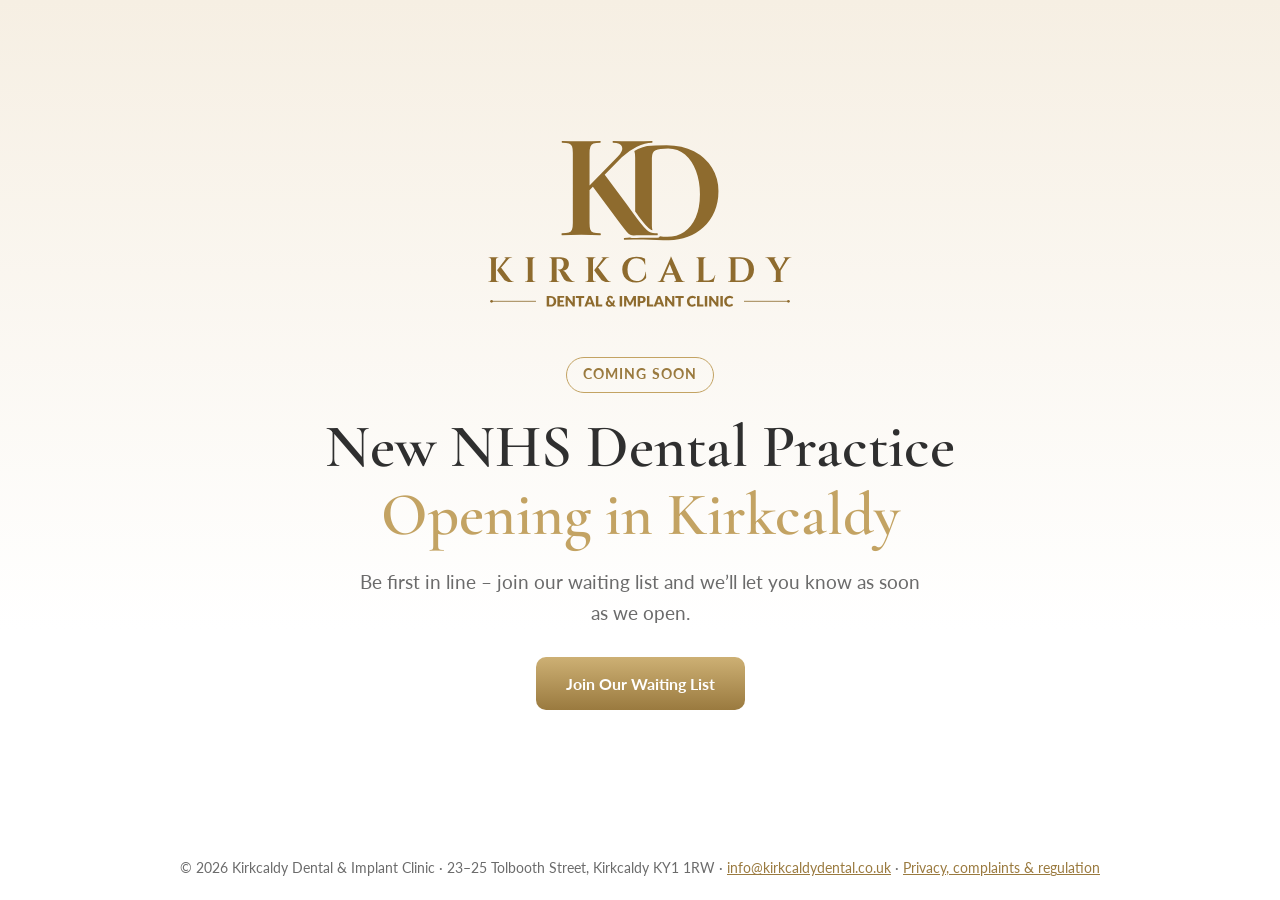
<file: site/index.html>
<!DOCTYPE html>
<html lang="en-GB">
<head>
<meta charset="utf-8">
<meta name="viewport" content="width=device-width, initial-scale=1">
<title>Kirkcaldy Dental &amp; Implant Clinic – New NHS Dental Practice Opening in Kirkcaldy</title>
<meta name="description" content="Kirkcaldy Dental & Implant Clinic is a new NHS dental practice opening soon in Kirkcaldy, Fife.">
<link rel="icon" href="assets/favicon.png">
<link rel="preconnect" href="https://fonts.googleapis.com">
<link rel="preconnect" href="https://fonts.gstatic.com" crossorigin>
<link href="https://fonts.googleapis.com/css2?family=Cormorant+Garamond:wght@600&family=Lato:wght@400;700&display=swap" rel="stylesheet">
<style>
  :root { --gold: #c3a363; --gold-dark: #9a7a3f; --soft: #f6efe3; --ink: #2f2f2f; --muted: #6b6b6b; }
  * { box-sizing: border-box; }
  html, body { height: 100%; }
  body { margin: 0; font-family: "Lato", system-ui, sans-serif; color: var(--ink); line-height: 1.6;
         background: linear-gradient(180deg, var(--soft), #fff 70%); display: flex; flex-direction: column; }
  main { flex: 1; display: flex; align-items: center; justify-content: center; text-align: center; padding: 56px 20px; }
  .inner { max-width: 720px; }
  img.logo { width: min(340px, 72vw); height: auto; margin-bottom: 32px; }
  .badge { display: inline-block; border: 1px solid var(--gold); color: var(--gold-dark); border-radius: 999px; padding: 6px 16px;
           font-size: .85rem; font-weight: 700; letter-spacing: .08em; text-transform: uppercase; margin-bottom: 20px; }
  h1 { font-family: "Cormorant Garamond", Georgia, serif; font-weight: 600; line-height: 1.12; margin: 0 0 18px; font-size: clamp(2.3rem, 6.5vw, 3.8rem); }
  h1 span { color: var(--gold); }
  p.lead { font-size: 1.2rem; color: var(--muted); margin: 0 auto; max-width: 560px; }
  a.cta { display: inline-block; margin-top: 28px; padding: 14px 30px; border-radius: 10px; color: #fff; font-weight: 700; text-decoration: none;
          background: linear-gradient(180deg, #cdb074, var(--gold-dark)); }
  footer { text-align: center; padding: 20px; font-size: .85rem; color: var(--muted); }
  footer a { color: var(--gold-dark); }
</style>
</head>
<body>
<main>
  <div class="inner">
    <img class="logo" src="assets/logo-stacked.svg" alt="Kirkcaldy Dental &amp; Implant Clinic">
    <div><span class="badge">Coming soon</span></div>
    <h1>New NHS Dental Practice<br><span>Opening in Kirkcaldy</span></h1>
    <p class="lead">Be first in line – join our waiting list and we’ll let you know as soon as we open.</p>
    <a class="cta" href="register/">Join Our Waiting List</a>
  </div>
</main>
<footer>
  © 2026 Kirkcaldy Dental &amp; Implant Clinic · 23–25 Tolbooth Street, Kirkcaldy KY1 1RW · <a href="mailto:info@kirkcaldydental.co.uk">info@kirkcaldydental.co.uk</a> · <a href="privacy.html">Privacy, complaints &amp; regulation</a>
</footer>
</body>
</html>
</file>
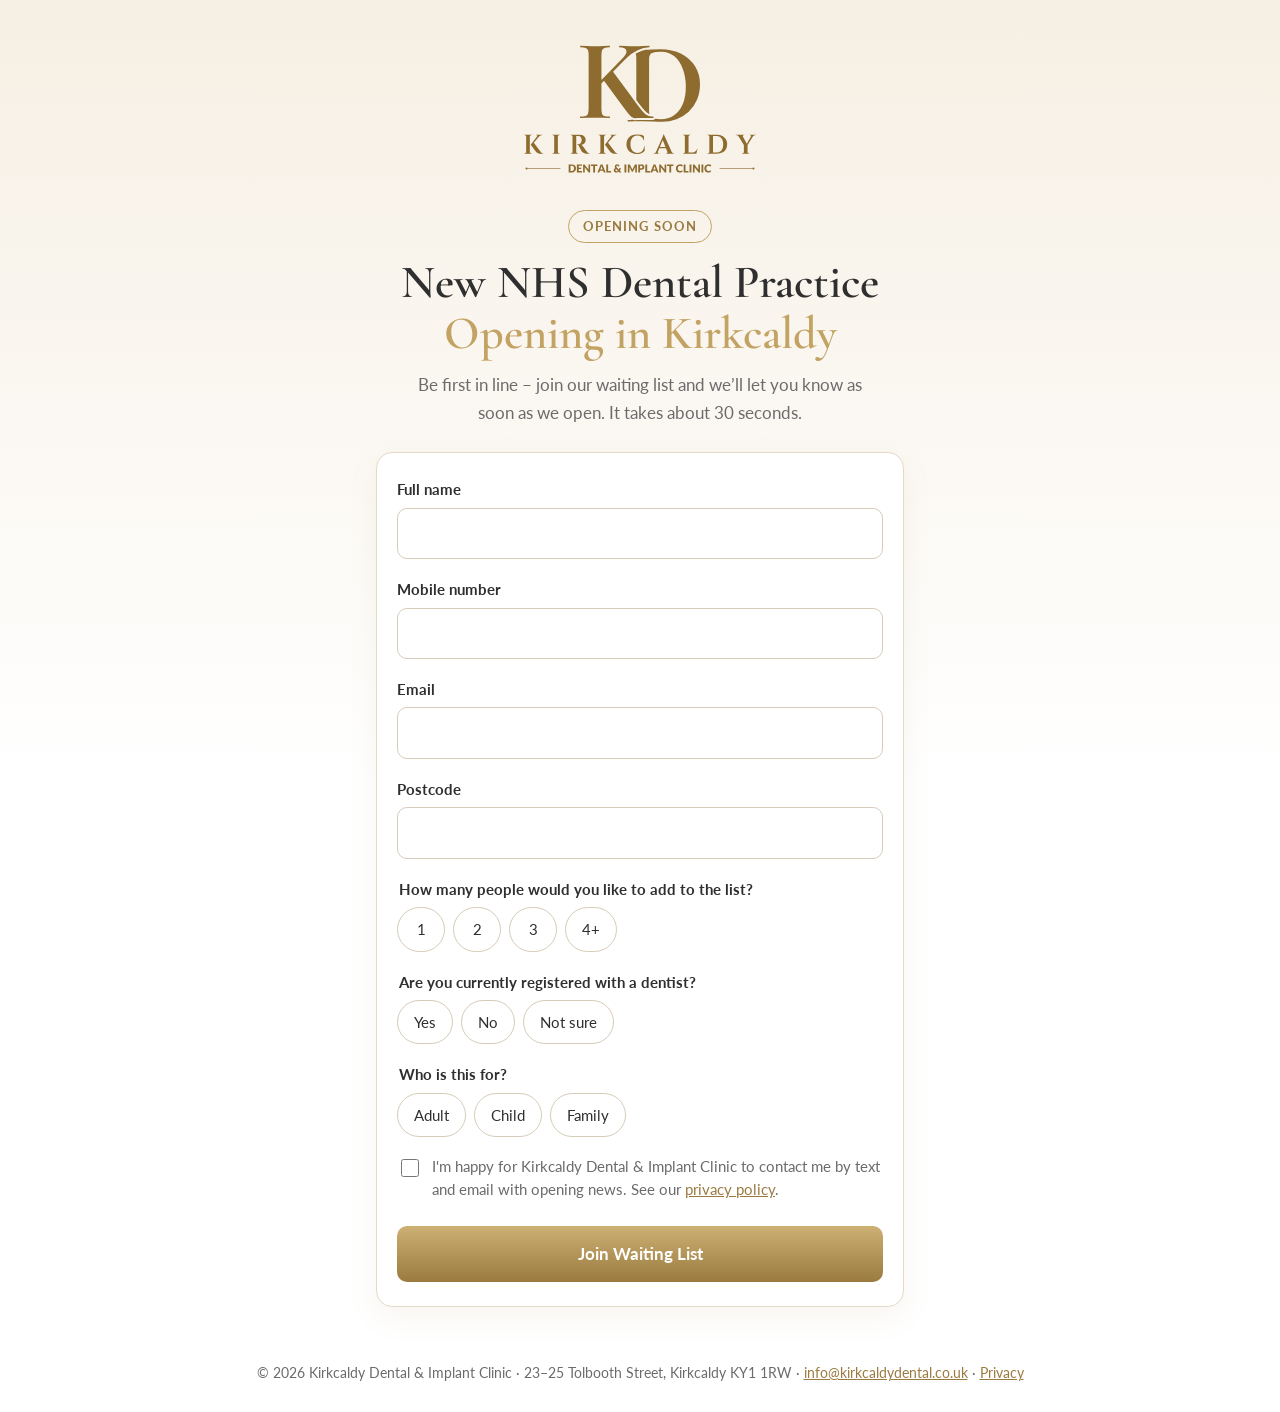
<file: site/register/index.html>
<!DOCTYPE html>
<html lang="en-GB">
<head>
<meta charset="utf-8">
<meta name="viewport" content="width=device-width, initial-scale=1">
<title>Join Our Waiting List – Kirkcaldy Dental &amp; Implant Clinic</title>
<meta name="description" content="Kirkcaldy Dental & Implant Clinic is a new NHS dental practice opening soon in Kirkcaldy. Join our waiting list to be the first to hear when we open.">
<link rel="icon" href="../assets/favicon.png">
<link rel="preconnect" href="https://fonts.googleapis.com">
<link rel="preconnect" href="https://fonts.gstatic.com" crossorigin>
<link href="https://fonts.googleapis.com/css2?family=Cormorant+Garamond:wght@600&family=Lato:wght@400;700&display=swap" rel="stylesheet">
<style>
  :root { --gold: #c3a363; --gold-dark: #9a7a3f; --soft: #f6efe3; --ink: #2f2f2f; --muted: #6b6b6b; --line: #e3d9c6; --error: #a8322d; }
  * { box-sizing: border-box; }
  body { margin: 0; font-family: "Lato", system-ui, sans-serif; color: var(--ink); line-height: 1.6;
         background: linear-gradient(180deg, var(--soft), #fff 55%); }
  main { max-width: 560px; margin: 0 auto; padding: 36px 16px 48px; }
  .top { text-align: center; }
  img.logo { width: min(260px, 66vw); height: auto; margin-bottom: 22px; }
  .badge { display: inline-block; border: 1px solid var(--gold); color: var(--gold-dark); border-radius: 999px; padding: 5px 14px;
           font-size: .8rem; font-weight: 700; letter-spacing: .08em; text-transform: uppercase; margin-bottom: 14px; }
  h1 { font-family: "Cormorant Garamond", Georgia, serif; font-weight: 600; line-height: 1.1; margin: 0 0 12px; font-size: clamp(2.1rem, 8vw, 2.9rem); }
  h1 span { color: var(--gold); }
  p.lead { color: var(--muted); font-size: 1.08rem; margin: 0 auto 26px; max-width: 460px; }
  form { background: #fff; border: 1px solid var(--line); border-radius: 16px; padding: 24px 20px; box-shadow: 0 10px 30px rgba(154,122,63,.08); }
  .field { margin-bottom: 18px; }
  label, legend { display: block; font-weight: 700; font-size: .95rem; margin-bottom: 6px; }
  .opt { font-weight: 400; color: var(--muted); }
  input[type=text], input[type=tel], input[type=email] {
    width: 100%; font: inherit; font-size: 1rem; padding: 12px 14px; border: 1px solid #d6ccb9; border-radius: 10px; background: #fff; color: var(--ink); }
  input:focus { outline: 2px solid var(--gold); outline-offset: 1px; border-color: var(--gold); }
  fieldset { border: 0; margin: 0 0 18px; padding: 0; }
  .choices { display: flex; flex-wrap: wrap; gap: 8px; }
  .choices label { margin: 0; font-weight: 400; }
  .choices input { position: absolute; opacity: 0; pointer-events: none; }
  .choices span { display: inline-block; padding: 9px 16px; border: 1px solid #d6ccb9; border-radius: 999px; cursor: pointer; min-width: 48px; text-align: center; }
  .choices input:checked + span { background: var(--gold); border-color: var(--gold); color: #fff; font-weight: 700; }
  .choices input:focus-visible + span { outline: 2px solid var(--gold-dark); outline-offset: 2px; }
  .consent { display: flex; gap: 10px; align-items: flex-start; font-weight: 400; font-size: .92rem; color: var(--muted); }
  .consent input { margin-top: 4px; width: 18px; height: 18px; accent-color: var(--gold); flex: none; }
  .consent a { color: var(--gold-dark); }
  button { width: 100%; font: inherit; font-weight: 700; font-size: 1.08rem; color: #fff; border: 0; border-radius: 10px; padding: 14px;
           background: linear-gradient(180deg, #cdb074, var(--gold-dark)); cursor: pointer; margin-top: 6px; }
  button[disabled] { opacity: .6; cursor: wait; }
  .err { color: var(--error); font-size: .9rem; margin-top: 10px; display: none; }
  .thanks { display: none; text-align: center; background: #fff; border: 1px solid var(--line); border-radius: 16px; padding: 32px 20px; }
  .thanks h2 { font-family: "Cormorant Garamond", Georgia, serif; font-size: 2rem; margin: 0 0 8px; }
  .tick { width: 56px; height: 56px; border-radius: 50%; background: var(--gold); color: #fff; font-size: 30px; line-height: 56px; margin: 0 auto 14px; }
  footer { text-align: center; padding: 8px 16px 28px; font-size: .85rem; color: var(--muted); }
  footer a { color: var(--gold-dark); }
  .hp { position: absolute; left: -9999px; }
</style>
</head>
<body>
<main>
  <div class="top">
    <a href="../"><img class="logo" src="../assets/logo-stacked.svg" alt="Kirkcaldy Dental &amp; Implant Clinic"></a>
    <div><span class="badge">Opening soon</span></div>
    <h1>New NHS Dental Practice<br><span>Opening in Kirkcaldy</span></h1>
    <p class="lead">Be first in line – join our waiting list and we’ll let you know as soon as we open. It takes about 30 seconds.</p>
  </div>

  <form id="reg" novalidate>
    <div class="field"><label for="name">Full name</label><input id="name" name="name" type="text" autocomplete="name" required></div>
    <div class="field"><label for="phone">Mobile number</label><input id="phone" name="phone" type="tel" autocomplete="tel" inputmode="tel" required></div>
    <div class="field"><label for="email">Email</label><input id="email" name="email" type="email" autocomplete="email" required></div>
    <div class="field"><label for="postcode">Postcode</label><input id="postcode" name="postcode" type="text" autocomplete="postal-code" autocapitalize="characters" required></div>

    <fieldset><legend>How many people would you like to add to the list?</legend>
      <div class="choices">
        <label><input type="radio" name="people" value="1" required><span>1</span></label>
        <label><input type="radio" name="people" value="2"><span>2</span></label>
        <label><input type="radio" name="people" value="3"><span>3</span></label>
        <label><input type="radio" name="people" value="4+"><span>4+</span></label>
      </div></fieldset>

    <fieldset><legend>Are you currently registered with a dentist?</legend>
      <div class="choices">
        <label><input type="radio" name="registered" value="Yes" required><span>Yes</span></label>
        <label><input type="radio" name="registered" value="No"><span>No</span></label>
        <label><input type="radio" name="registered" value="Not sure"><span>Not sure</span></label>
      </div></fieldset>

    <fieldset><legend>Who is this for?</legend>
      <div class="choices">
        <label><input type="radio" name="who" value="Adult" required><span>Adult</span></label>
        <label><input type="radio" name="who" value="Child"><span>Child</span></label>
        <label><input type="radio" name="who" value="Family"><span>Family</span></label>
      </div></fieldset>

    <input class="hp" type="text" name="website" tabindex="-1" autocomplete="off" aria-hidden="true">

    <div class="field"><label class="consent"><input type="checkbox" name="consent" required>
      <span>I'm happy for Kirkcaldy Dental &amp; Implant Clinic to contact me by text and email with opening news. See our <a href="../privacy.html">privacy policy</a>.</span></label></div>

    <button type="submit" id="btn">Join Waiting List</button>
    <div class="err" id="err" role="alert"></div>
  </form>

  <div class="thanks" id="thanks" role="status">
    <div class="tick">✓</div>
    <h2>Thank you!</h2>
    <p>You're on our waiting list. We'll keep you updated with opening news.</p>
  </div>
</main>
<footer>© 2026 Kirkcaldy Dental &amp; Implant Clinic · 23–25 Tolbooth Street, Kirkcaldy KY1 1RW · <a href="mailto:info@kirkcaldydental.co.uk">info@kirkcaldydental.co.uk</a> · <a href="../privacy.html">Privacy</a></footer>

<script>
  // Paste the Google Apps Script web-app URL here (see leaflet/README.md, step 2).
  var ENDPOINT = "PASTE_APPS_SCRIPT_URL_HERE";

  var form = document.getElementById("reg"), err = document.getElementById("err"), btn = document.getElementById("btn");
  var params = new URLSearchParams(location.search);
  var source = params.get("src") || params.get("utm_source") || "website";

  // Count this visit (e.g. a QR scan): sends only the source tag, no cookies, nothing personal.
  if (ENDPOINT.indexOf("http") === 0) {
    try { fetch(ENDPOINT, { method: "POST", mode: "no-cors", body: new URLSearchParams({ action: "visit", source: source }) }); } catch (e) {}
  }

  function show(msg) { err.textContent = msg; err.style.display = "block"; }

  form.addEventListener("submit", function (e) {
    e.preventDefault();
    err.style.display = "none";
    var f = form.elements;
    if (f.website.value) return;                       // spam bot
    var phone = f.phone.value.replace(/[^\d+]/g, "");
    if (!f.name.value.trim()) return show("Please enter your name.");
    if (phone.replace(/\D/g, "").length < 10) return show("Please enter a valid mobile number.");
    if (!/^[^\s@]+@[^\s@]+\.[^\s@]+$/.test(f.email.value.trim())) return show("Please enter a valid email address.");
    if (!/^[A-Za-z]{1,2}\d[A-Za-z\d]?\s*\d[A-Za-z]{2}$/.test(f.postcode.value.trim())) return show("Please enter a valid UK postcode.");
    if (!f.people.value || !f.registered.value || !f.who.value) return show("Please answer the three quick questions.");
    if (!f.consent.checked) return show("Please tick the box so we can contact you.");

    var data = new URLSearchParams({
      name: f.name.value.trim(), phone: phone, email: f.email.value.trim(),
      postcode: f.postcode.value.trim().toUpperCase(), people: f.people.value,
      registered: f.registered.value, who: f.who.value, source: source
    });
    btn.disabled = true; btn.textContent = "Sending…";
    // no-cors: Apps Script doesn't send CORS headers; the request still arrives.
    fetch(ENDPOINT, { method: "POST", mode: "no-cors", body: data })
      .then(function () { form.style.display = "none"; document.getElementById("thanks").style.display = "block"; window.scrollTo(0, 0); })
      .catch(function () { btn.disabled = false; btn.textContent = "Join Waiting List";
        show("Sorry, something went wrong. Please try again or email info@kirkcaldydental.co.uk."); });
  });
</script>
</body>
</html>
</file>
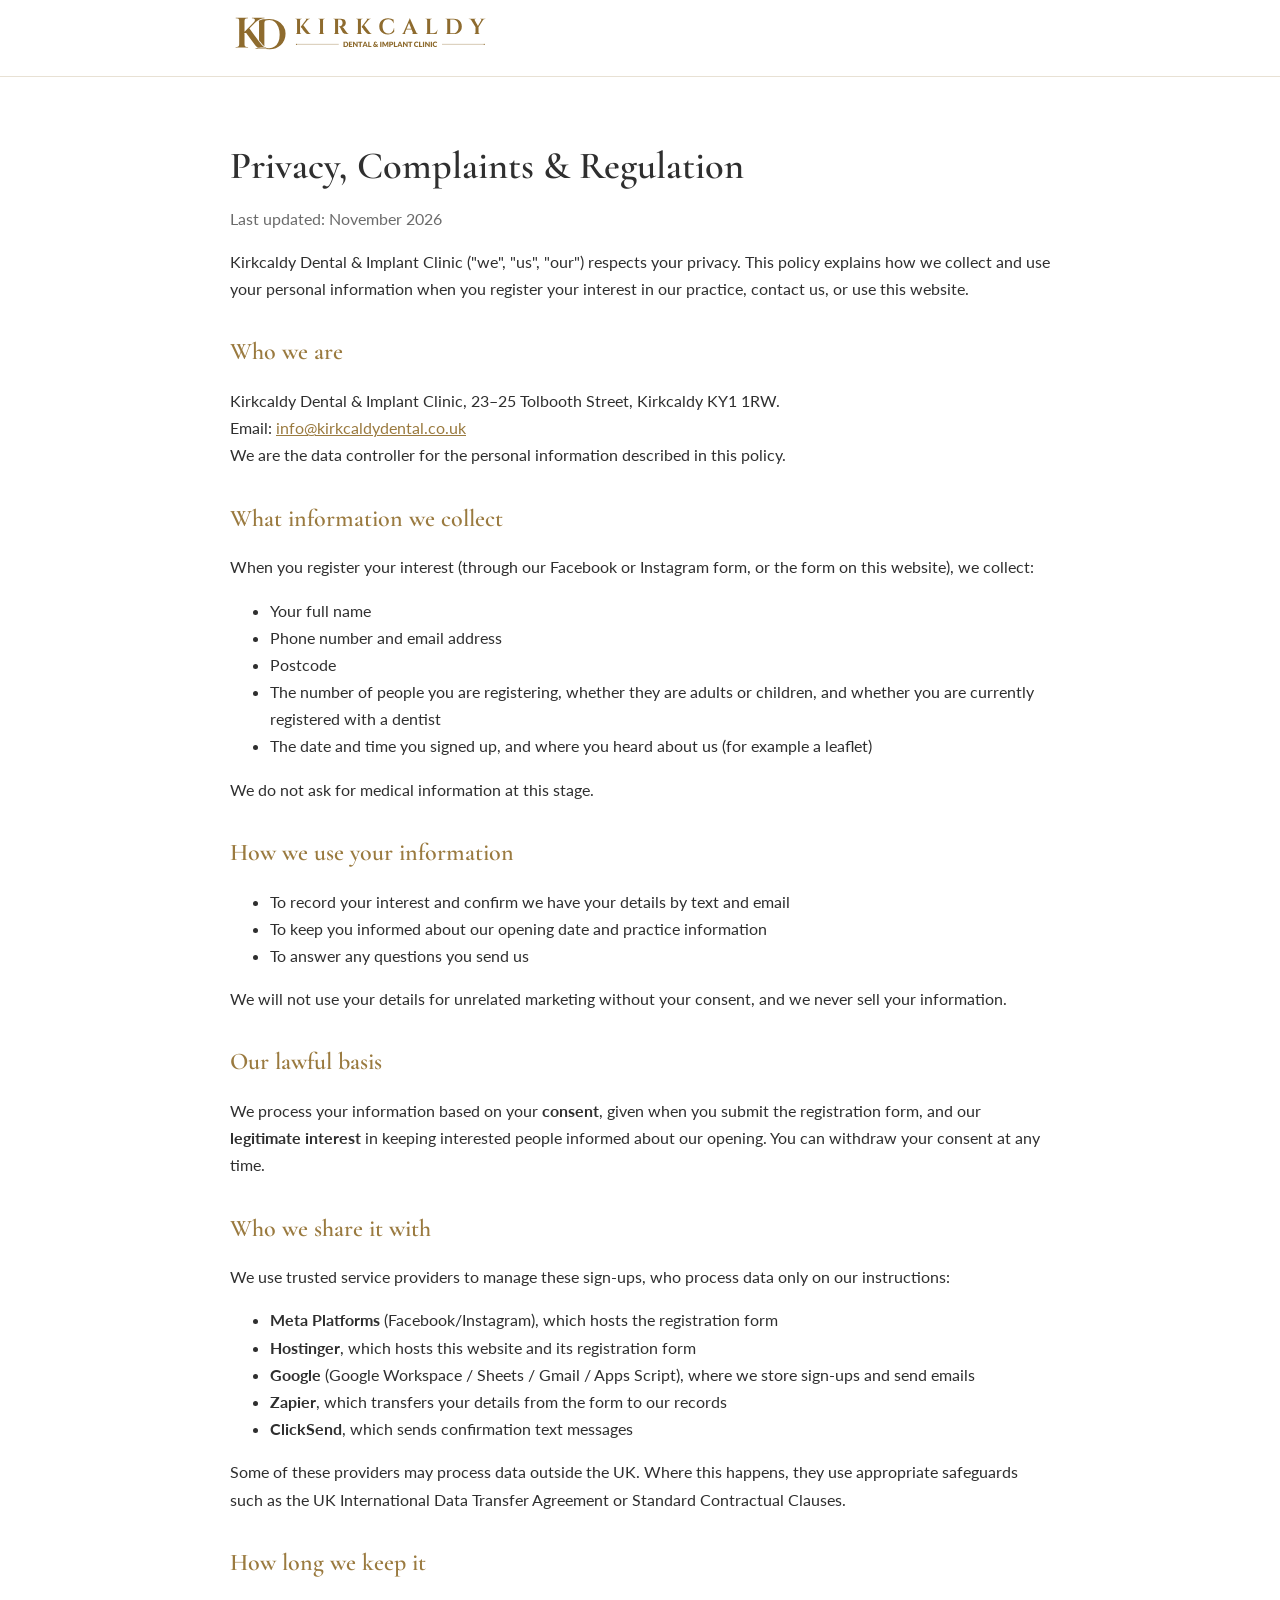
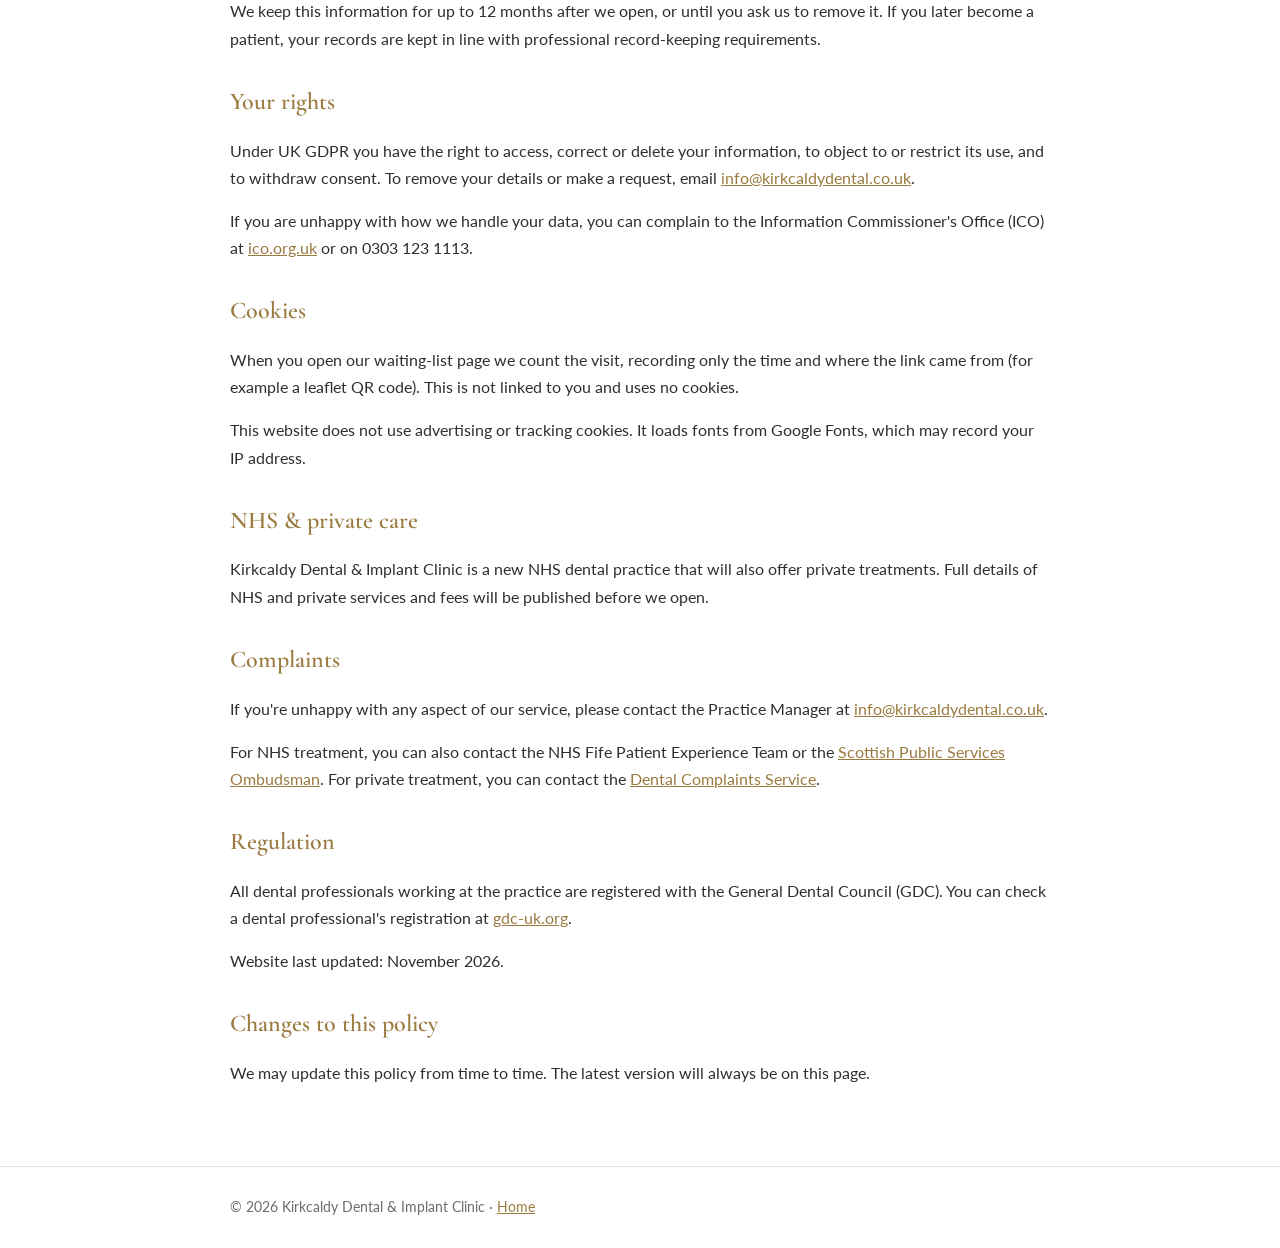
<file: site/privacy.html>
<!DOCTYPE html>
<html lang="en-GB">
<head>
<meta charset="utf-8">
<meta name="viewport" content="width=device-width, initial-scale=1">
<title>Privacy, Complaints &amp; Regulation – Kirkcaldy Dental &amp; Implant Clinic</title>
<meta name="robots" content="index,follow">
<link rel="icon" href="assets/favicon.png">
<link href="https://fonts.googleapis.com/css2?family=Cormorant+Garamond:wght@600&family=Lato:wght@400;700&display=swap" rel="stylesheet">
<style>
  :root { --gold: #c3a363; --gold-dark: #9a7a3f; --ink: #2f2f2f; --muted: #6b6b6b; --line: #e8e1d4; }
  body { margin: 0; font-family: "Lato", system-ui, sans-serif; color: var(--ink); background: #fff; line-height: 1.7; }
  header { border-bottom: 1px solid var(--line); }
  header .wrap { display: flex; align-items: center; height: 76px; }
  header img { height: 44px; width: auto; }
  .wrap { max-width: 820px; margin: 0 auto; padding: 0 20px; }
  main { padding: 40px 0 64px; }
  h1, h2 { font-family: "Cormorant Garamond", Georgia, serif; font-weight: 600; line-height: 1.2; }
  h1 { font-size: 2.4rem; margin-bottom: 4px; }
  h2 { font-size: 1.5rem; margin-top: 36px; color: var(--gold-dark); }
  .muted { color: var(--muted); }
  a { color: var(--gold-dark); }
  footer { border-top: 1px solid var(--line); padding: 28px 0; color: var(--muted); font-size: .9rem; }
</style>
</head>
<body>
<header><div class="wrap"><a href="index.html"><img src="assets/logo-horizontal.svg" alt="Kirkcaldy Dental &amp; Implant Clinic"></a></div></header>
<main>
<div class="wrap">
  <h1>Privacy, Complaints &amp; Regulation</h1>
  <p class="muted">Last updated: November 2026</p>

  <p>Kirkcaldy Dental &amp; Implant Clinic ("we", "us", "our") respects your privacy. This policy explains how we collect and use your personal information when you register your interest in our practice, contact us, or use this website.</p>

  <h2>Who we are</h2>
  <p>Kirkcaldy Dental &amp; Implant Clinic, 23–25 Tolbooth Street, Kirkcaldy KY1 1RW.<br>
  Email: <a href="mailto:info@kirkcaldydental.co.uk">info@kirkcaldydental.co.uk</a><br>
  We are the data controller for the personal information described in this policy.</p>

  <h2>What information we collect</h2>
  <p>When you register your interest (through our Facebook or Instagram form, or the form on this website), we collect:</p>
  <ul>
    <li>Your full name</li>
    <li>Phone number and email address</li>
    <li>Postcode</li>
    <li>The number of people you are registering, whether they are adults or children, and whether you are currently registered with a dentist</li>
    <li>The date and time you signed up, and where you heard about us (for example a leaflet)</li>
  </ul>
  <p>We do not ask for medical information at this stage.</p>

  <h2>How we use your information</h2>
  <ul>
    <li>To record your interest and confirm we have your details by text and email</li>
    <li>To keep you informed about our opening date and practice information</li>
    <li>To answer any questions you send us</li>
  </ul>
  <p>We will not use your details for unrelated marketing without your consent, and we never sell your information.</p>

  <h2>Our lawful basis</h2>
  <p>We process your information based on your <strong>consent</strong>, given when you submit the registration form, and our <strong>legitimate interest</strong> in keeping interested people informed about our opening. You can withdraw your consent at any time.</p>

  <h2>Who we share it with</h2>
  <p>We use trusted service providers to manage these sign-ups, who process data only on our instructions:</p>
  <ul>
    <li><strong>Meta Platforms</strong> (Facebook/Instagram), which hosts the registration form</li>
    <li><strong>Hostinger</strong>, which hosts this website and its registration form</li>
    <li><strong>Google</strong> (Google Workspace / Sheets / Gmail / Apps Script), where we store sign-ups and send emails</li>
    <li><strong>Zapier</strong>, which transfers your details from the form to our records</li>
    <li><strong>ClickSend</strong>, which sends confirmation text messages</li>
  </ul>
  <p>Some of these providers may process data outside the UK. Where this happens, they use appropriate safeguards such as the UK International Data Transfer Agreement or Standard Contractual Clauses.</p>

  <h2>How long we keep it</h2>
  <p>We keep this information for up to 12 months after we open, or until you ask us to remove it. If you later become a patient, your records are kept in line with professional record-keeping requirements.</p>

  <h2>Your rights</h2>
  <p>Under UK GDPR you have the right to access, correct or delete your information, to object to or restrict its use, and to withdraw consent. To remove your details or make a request, email <a href="mailto:info@kirkcaldydental.co.uk">info@kirkcaldydental.co.uk</a>.</p>
  <p>If you are unhappy with how we handle your data, you can complain to the Information Commissioner's Office (ICO) at <a href="https://ico.org.uk" rel="noopener">ico.org.uk</a> or on 0303 123 1113.</p>

  <h2>Cookies</h2>
  <p>When you open our waiting-list page we count the visit, recording only the time and where the link came from (for example a leaflet QR code). This is not linked to you and uses no cookies.</p>
  <p>This website does not use advertising or tracking cookies. It loads fonts from Google Fonts, which may record your IP address.</p>

  <h2>NHS &amp; private care</h2>
  <p>Kirkcaldy Dental &amp; Implant Clinic is a new NHS dental practice that will also offer private treatments. Full details of NHS and private services and fees will be published before we open.</p>

  <h2>Complaints</h2>
  <p>If you're unhappy with any aspect of our service, please contact the Practice Manager at <a href="mailto:info@kirkcaldydental.co.uk">info@kirkcaldydental.co.uk</a>.</p>
  <p>For NHS treatment, you can also contact the NHS Fife Patient Experience Team or the <a href="https://www.spso.org.uk" rel="noopener">Scottish Public Services Ombudsman</a>. For private treatment, you can contact the <a href="https://dentalcomplaints.org.uk" rel="noopener">Dental Complaints Service</a>.</p>

  <h2>Regulation</h2>
  <p>All dental professionals working at the practice are registered with the General Dental Council (GDC). You can check a dental professional's registration at <a href="https://www.gdc-uk.org" rel="noopener">gdc-uk.org</a>.</p>
  <p>Website last updated: November 2026.</p>

  <h2>Changes to this policy</h2>
  <p>We may update this policy from time to time. The latest version will always be on this page.</p>
</div>
</main>
<footer><div class="wrap">© 2026 Kirkcaldy Dental &amp; Implant Clinic · <a href="index.html">Home</a></div></footer>
</body>
</html>
</file>
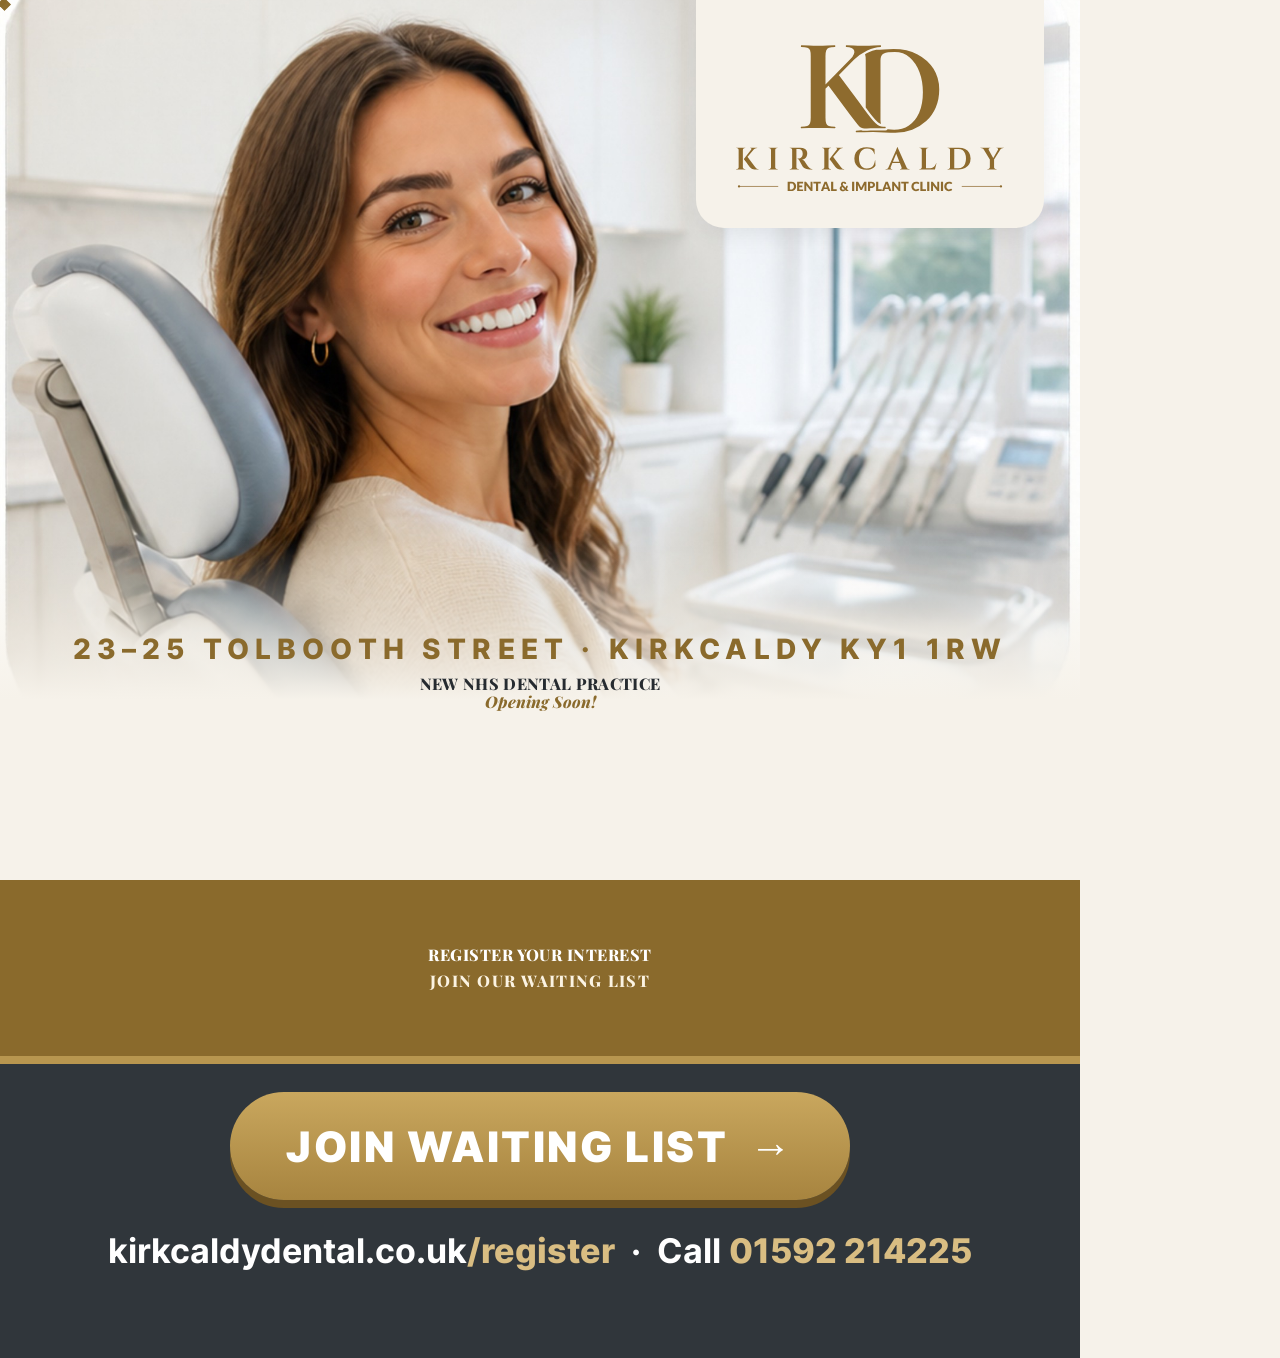
<file: ads/source/ad.html>
<!DOCTYPE html>
<html lang="en-GB"><head><meta charset="utf-8">
<title>Kirkcaldy Dental – Meta ad</title>
<style>
@font-face{font-family:"InterS";font-weight:700;src:url(inter-700.woff2) format("woff2");}
@font-face{font-family:"InterS";font-weight:800;src:url(inter-800.woff2) format("woff2");}
@font-face{font-family:"InterS";font-weight:900;src:url(inter-900.woff2) format("woff2");}
@font-face{font-family:"Playfair";font-weight:800;src:url(playfair-800.woff2) format("woff2");}
@font-face{font-family:"Playfair";font-weight:900;src:url(playfair-900.woff2) format("woff2");}
@font-face{font-family:"PlayfairI";font-weight:800;font-style:italic;src:url(playfair-800-italic.woff2) format("woff2");}
:root{--cream:#F6F2EA;--gold:#8A6A2C;--gold2:#B8964F;--light:#D9BD82;--ink:#262B30;--panel:#30363B;}
html,body{margin:0;padding:0}
body{width:1080px;position:relative;overflow:hidden;background:var(--cream);font-family:"InterS",sans-serif}
.abs{position:absolute}
.photo{left:0;width:1080px;background-size:cover;background-repeat:no-repeat}
.fade{left:0;width:1080px;height:160px;background:linear-gradient(rgba(246,242,234,0),var(--cream))}
.logoTile{background:var(--cream);border-radius:0 0 28px 28px;box-shadow:0 6px 24px rgba(0,0,0,.08)}
.head{left:40px;width:1000px;text-align:center;font-family:Playfair,serif;font-weight:800;text-transform:uppercase;letter-spacing:.02em;color:var(--ink)}
.head div{white-space:nowrap;line-height:1.02}
.head .l2{color:var(--gold);margin-top:2px;font-family:PlayfairI,serif;font-style:italic;text-transform:none;letter-spacing:0}
.head .l2 span{display:inline-block}
.flour{height:2px;opacity:.7}.flour.l{background:linear-gradient(90deg,rgba(138,106,44,0),var(--gold))}.flour.r{background:linear-gradient(270deg,rgba(138,106,44,0),var(--gold))}
.dia{width:9px;height:9px;background:var(--gold);transform:rotate(45deg);opacity:.85}.dia.o{width:5px;height:5px}
.kicker{left:0;width:1080px;text-align:center;font-weight:800;color:var(--gold);letter-spacing:.22em;text-transform:uppercase;font-size:28px}
.strip{left:0;width:1080px;background:var(--gold);display:flex;flex-direction:column;align-items:center;justify-content:center}
.strip span{color:#fff;font-family:Playfair,serif;font-weight:800;text-transform:uppercase;letter-spacing:.03em;white-space:nowrap;line-height:1}
.strip #st2{color:#FBF3E2;font-weight:800;letter-spacing:.08em;margin-top:10px}
.panel{left:0;width:1080px;background:var(--panel);border-top:8px solid var(--gold2)}
.btn{left:50%;transform:translateX(-50%);background:linear-gradient(#C9A75E,#A7843F);color:#fff;border-radius:999px;
     font-weight:900;text-transform:uppercase;letter-spacing:.06em;white-space:nowrap;display:flex;align-items:center;justify-content:center;
     box-shadow:0 8px 0 #6B5122}
.url{left:0;width:1080px;text-align:center;color:#fff;font-weight:700;white-space:nowrap}
.url b{color:var(--light);font-weight:800}
.addr{left:0;width:1080px;text-align:center;color:#E6E2DA;font-weight:700;letter-spacing:.06em;text-transform:uppercase;white-space:nowrap;display:none}
.foot{left:0;width:1080px;text-align:center;color:var(--gold);font-family:Playfair,serif;font-weight:800;text-transform:uppercase;letter-spacing:.18em;font-size:26px;display:none}
</style></head>
<body>
<div class="abs photo" id="photo"></div>
<div class="abs fade" id="fade"></div>
<div class="abs logoTile" id="logoTile"><img id="logo" src="logo.svg" alt="Kirkcaldy Dental &amp; Implant Clinic" style="display:block;width:100%"></div>
<div class="abs kicker" id="kicker"></div>
<div class="abs head" id="head"><div class="l1" id="l1"></div><div class="l2"><span id="l2"></span></div></div>
<div class="abs strip" id="strip"><span id="st1">Register your interest</span><span id="st2">Join our waiting list</span></div>
<div class="abs flour l" id="fl"></div><div class="abs flour r" id="fr"></div><div class="abs dia" id="dl"></div><div class="abs dia" id="dr"></div><div class="abs dia o" id="dl2"></div><div class="abs dia o" id="dr2"></div>
<div class="abs panel" id="panel"></div>
<div class="abs btn" id="btn">Join Waiting List&nbsp;&nbsp;→</div>
<div class="abs foot" id="foot">Kirkcaldy Dental &amp; Implant Clinic</div>
<div class="abs addr" id="addr"></div>
<div class="abs url" id="url">kirkcaldydental.co.uk<b>/register</b></div>
<script>
const C={
  A:{photo:'photo-woman.jpg',pos:'38% 30%',l1:'New NHS Dental Practice',l2:'Opening Soon!',kicker:'23–25 Tolbooth Street · Kirkcaldy KY1 1RW'},
  B:{photo:'photo-family.jpg',pos:'50% 92%',l1:'New NHS Dental Practice',l2:'Opening Soon!',kicker:'For Kirkcaldy Families',addr:'23–25 Tolbooth Street · Kirkcaldy KY1 1RW'}
};
// px layout per format: [H, photoTop, photoH, logoW, kickerTop, headTop, headMax, stripTop, stripH, panelTop, btnTop, btnW, btnH, btnFont, urlTop, urlFont]
const L={
  feed:{H:1350,pT:0,pH:700,logoW:300,logoX:390,logoTop:0,kT:632,hT:676,hMax:76,sT:880,sH:176,pnT:1056,bT:1092,bW:620,bH:108,bF:42,uT:1230,uF:34},
  story:{H:1920,pT:290,pH:640,logoW:340,logoX:370,logoTop:30,kT:885,hT:930,hMax:80,sT:1150,sH:186,pnT:1336,pnB:1590,bT:1362,bW:660,bH:108,bF:44,uT:1484,uF:32}
};
// Practice phone – set when the real number exists (BRAND.md). Empty = not shown.
const PHONE='01592 214225';
const q=new URLSearchParams(location.search), c=C[q.get('ad')||'A'], l={...L[q.get('fmt')||'feed']};
if(q.get('fmt')!=='story') l.logoX=(q.get('ad')==='B')?40:720;
const $=id=>document.getElementById(id), px=v=>v+'px';
document.body.style.height=px(l.H);
Object.assign($('photo').style,{top:px(l.pT),height:px(l.pH),backgroundImage:`url(${c.photo})`,backgroundPosition:c.pos});
$('fade').style.top=px(l.pT+l.pH-160);
const lt=$('logoTile'); Object.assign(lt.style,{left:px(l.logoX-24),top:px(l.logoTop),width:px(l.logoW+48),padding:'34px 24px 26px',boxSizing:'border-box'});
if(q.get('fmt')==='story'){lt.style.background='transparent';lt.style.boxShadow='none';lt.style.width=px(l.logoW);lt.style.left=px(l.logoX);lt.style.padding='0';}
$('kicker').textContent=c.kicker; $('kicker').style.top=px(l.kT);
$('l1').textContent=c.l1; $('l2').textContent=c.l2; $('head').style.top=px(l.hT);
Object.assign($('strip').style,{top:px(l.sT),height:px(l.sH)});
Object.assign($('panel').style,{top:px(l.pnT),height:px((l.pnB||l.H)-l.pnT)});
if(l.pnB){$('panel').style.borderBottom='8px solid var(--gold2)';$('foot').style.display='block';$('foot').style.top=px(l.pnB+70);}
Object.assign($('btn').style,{top:px(l.bT),width:px(l.bW),height:px(l.bH),fontSize:px(l.bF)});
Object.assign($('url').style,{top:px(l.uT),fontSize:px(l.uF)});
{const ph=new URLSearchParams(location.search).get('phone')||PHONE; if(ph){$('url').innerHTML='kirkcaldydental.co.uk<b>/register</b> &nbsp;·&nbsp; Call <b>'+ph+'</b>';}}
if(c.addr){const ad=$('addr');ad.textContent=c.addr;ad.style.display='block';ad.style.top=px(l.uT+l.uF+14);ad.style.fontSize=px(q.get('fmt')==='story'?26:24);}
function fit(el,target,max){el.style.fontSize=px(max);const rg=document.createRange();rg.selectNodeContents(el);const w=rg.getBoundingClientRect().width;if(w>target)el.style.fontSize=px(max*target/w);return parseFloat(el.style.fontSize);}

// ---- video mode: window.setTime(t) poses every element for time t (seconds) ----
const ease=x=>x<0?0:x>1?1:1-Math.pow(1-x,3);
const prog=(t,a,d)=>ease((t-a)/d);
let ANIM=null;
window.prepAnim=()=>{
  const ph=$('photo'), wrap=document.createElement('div');
  wrap.className='abs'; Object.assign(wrap.style,{left:'0',top:ph.style.top,width:'1080px',height:ph.style.height,overflow:'hidden'});
  ph.parentNode.insertBefore(wrap,ph); wrap.appendChild(ph); ph.style.top='0'; ph.style.transformOrigin='50% 40%';
  ANIM={fl:parseFloat($('fl').style.width),fr:parseFloat($('fr').style.width),frL:parseFloat($('fr').style.left)};
};
window.setTime=t=>{
  const set=(id,o,ty,sc)=>{const e=$(id);e.style.opacity=o;e.style.transform=(id==='btn'?'translateX(-50%) ':'')+`translateY(${ty||0}px) scale(${sc||1})`;};
  $('photo').style.transform=`scale(${1.0+0.10*Math.min(t/8,1)})`;
  const rise=10*(1-prog(t,0,.3));
  set('logoTile',1); set('kicker',1); set('l1',1,rise); set('l2',1,rise); set('url',1); set('addr',1);
  for(const id of ['dl','dr','dl2','dr2']) $(id).style.opacity=1;
  $('strip').style.transform=`translateX(${-1080*(1-prog(t,0,.35))}px)`;
  set('st1',1); set('st2',1);
  const k=(t-.4)/.35, pop=k<=0?.85:k<.6?.85+.21*(k/.6):k<1?1.06-.06*((k-.6)/.4):1;
  const ph=(t-1.5)%1.5, pulse=(t>=1.5&&ph<.6)?1+.05*Math.sin(ph*Math.PI/.6):1;
  set('btn',Math.min(1,Math.max(0,(t-.4)/.15)),0,pop*pulse);
};
window.layout=async()=>{await document.fonts.ready;
  fit($('kicker'),960,28);
  fit($('url'),980,parseFloat($('url').style.fontSize));
  const f=fit($('l1'),980,l.hMax); $('l2').style.fontSize=px(f*1.15);
  fit($('st1'),900,q.get('fmt')==='story'?76:70); fit($('st2'),760,q.get('fmt')==='story'?38:34);
  {const r=$('l2').getBoundingClientRect(),L=r.left,Rr=r.right,cy=r.top+r.height*0.56,x0=60,x1=1020,g=22,d=12,d2=6;
   const put=(id,lf,t,w)=>{const e=$(id);e.style.left=px(lf);e.style.top=px(t);if(w!==undefined)e.style.width=px(w);};
   put('fl',x0,cy-1.5,(L-g-d-12)-x0);put('fr',Rr+g+d+12,cy-1.5,x1-(Rr+g+d+12));put('dl',L-g-d,cy-d/2);put('dr',Rr+g,cy-d/2);put('dl2',L-g-d-13,cy-d2/2);put('dr2',Rr+g+d+7,cy-d2/2);}
  const hb=$('head').getBoundingClientRect().bottom; return {head:f,headBottom:hb,stripTop:l.sT};};
</script>
</body></html>
</file>
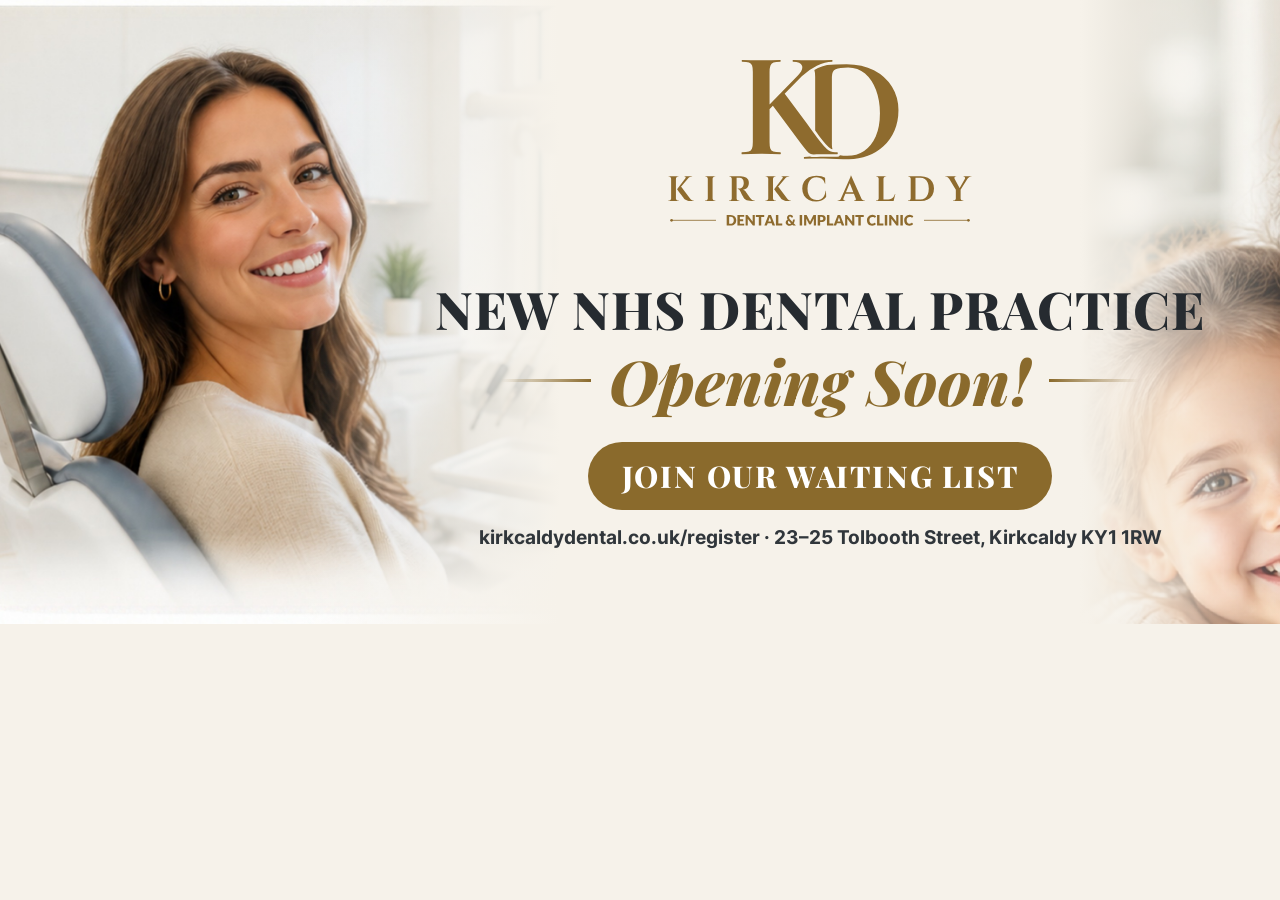
<file: ads/source/cover.html>
<!DOCTYPE html><html><head><meta charset="utf-8"><style>
@font-face{font-family:"InterS";font-weight:700;src:url(inter-700.woff2) format("woff2");}
@font-face{font-family:"InterS";font-weight:800;src:url(inter-800.woff2) format("woff2");}
@font-face{font-family:"Playfair";font-weight:800;src:url(playfair-800.woff2) format("woff2");}
@font-face{font-family:"PlayfairI";font-weight:800;font-style:italic;src:url(playfair-800-italic.woff2) format("woff2");}
html,body{margin:0}body{width:1640px;height:624px;position:relative;overflow:hidden;background:#F6F2EA;font-family:InterS}
.photo{position:absolute;right:0;top:0;width:560px;height:624px;background:url(photo-family.jpg) 62% 30%/cover}.photoL{position:absolute;left:0;top:0;width:560px;height:624px;background:url(photo-woman.jpg) 30% 25%/cover}
.fade{position:absolute;right:300px;top:0;width:260px;height:624px;background:linear-gradient(90deg,#F6F2EA,rgba(246,242,234,0))}.fadeL{position:absolute;left:300px;top:0;width:260px;height:624px;background:linear-gradient(270deg,#F6F2EA,rgba(246,242,234,0))}
.txt{position:absolute;left:410px;top:0;width:820px;height:624px;display:flex;flex-direction:column;justify-content:center;align-items:center;text-align:center}
.logo{width:340px;margin-bottom:16px;position:relative;top:-28px}
.h1{font-family:Playfair;font-weight:800;font-size:52px;color:#262B30;letter-spacing:.02em;line-height:1.05;white-space:nowrap}
.h2{font-family:PlayfairI;font-style:italic;font-size:62px;color:#8A6A2C;margin-top:2px;display:flex;align-items:center;gap:18px}
.h2:before,.h2:after{content:"";display:block;width:90px;height:3px;background:linear-gradient(90deg,rgba(138,106,44,0),#8A6A2C)}
.h2:after{transform:scaleX(-1)}
.strip{margin-top:20px;background:#8A6A2C;color:#fff;padding:14px 34px;border-radius:999px;font-family:Playfair;font-weight:800;font-size:30px;letter-spacing:.06em}
.sub{margin-top:16px;font-weight:700;font-size:19px;color:#30363B;white-space:nowrap}
</style></head><body>
<div class="photoL"></div><div class="fadeL"></div><div class="photo"></div><div class="fade"></div>
<div class="txt"><img class="logo" src="logo.svg">
<div class="h1">NEW NHS DENTAL PRACTICE</div><div class="h2">Opening Soon!</div>
<div class="strip">JOIN OUR WAITING LIST</div>
<div class="sub">kirkcaldydental.co.uk/register · 23–25 Tolbooth Street, Kirkcaldy KY1 1RW</div></div>
</body></html>
</file>
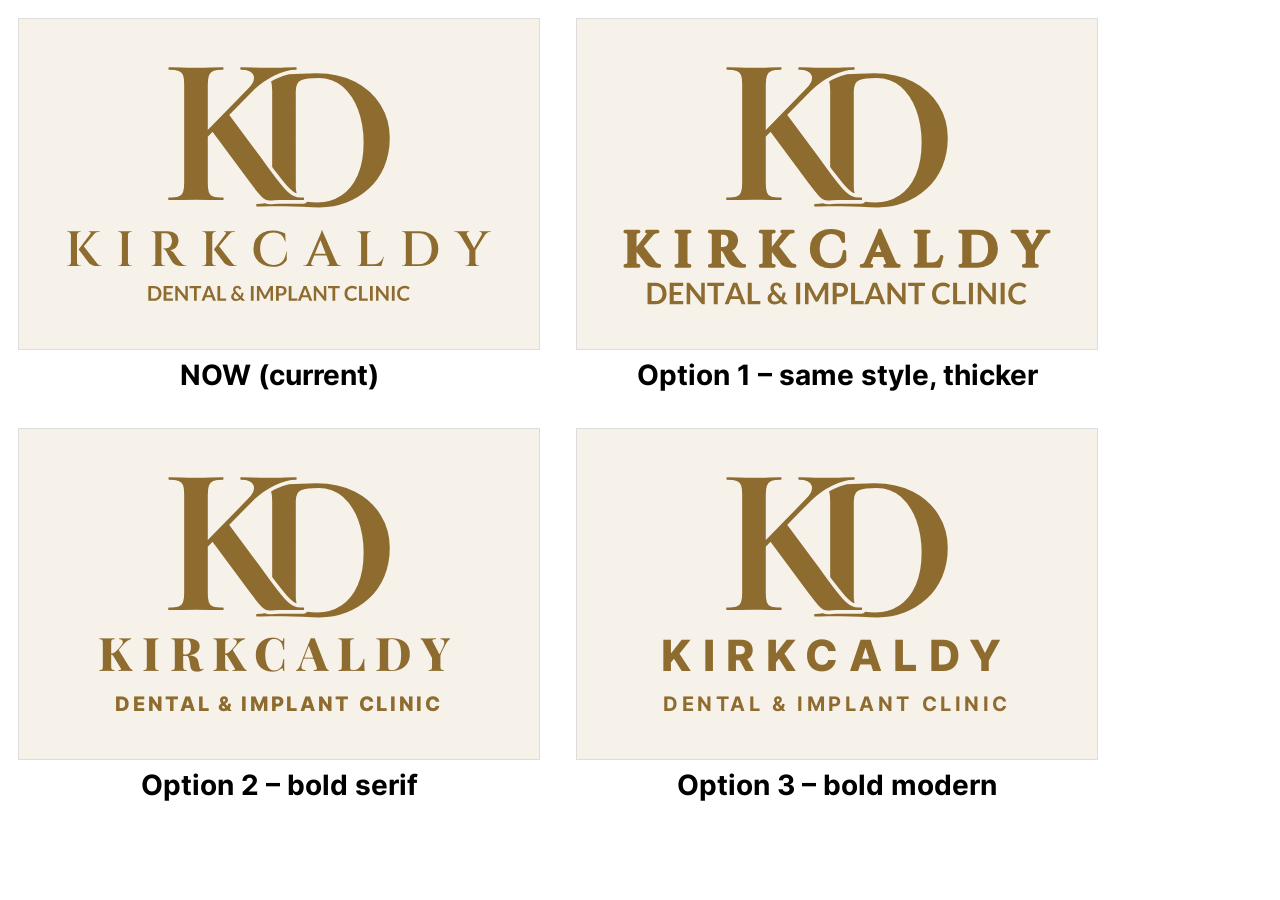
<file: ads/source/logo-options.html>
<html><head><style>@font-face{font-family:PF;font-weight:800;src:url(playfair-800.woff2)}@font-face{font-family:PF9;font-weight:900;src:url(playfair-900.woff2)}@font-face{font-family:IN8;font-weight:800;src:url(inter-800.woff2)}@font-face{font-family:IN7;font-weight:700;src:url(inter-700.woff2)}</style></head><body style="margin:0;background:#fff;width:1150px"><div style="display:inline-block;margin:18px;text-align:center;font-family:IN7"><div style="background:#F6F2EA;width:520px;height:330px;display:flex;align-items:center;justify-content:center;border:1px solid #ddd"><svg viewBox="0 0 1080 606" width="480"><g fill="#8E6B2E"><path d="M631.344482421875 356.41387939453125Q616.0335083007812 356.41387939453125 593.0669860839844 354.9784698486328Q570.1004638671875 353.5430603027344 550.9617309570312 353.5430603027344Q533.73681640625 353.5430603027344 517.9473571777344 354.0215301513672Q502.15789794921875 354.5 489.71771240234375 354.5Q488.7607727050781 354.5 488.7607727050781 351.6291809082031Q488.7607727050781 348.75836181640625 489.71771240234375 348.75836181640625Q501.10150146484375 348.75836181640625 508.116943359375 347.3491516113281Q513.5286865234375 349.35693359375 519.9473876953125 349.35693359375Q524.1563720703125 349.35693359375 529.7987670898438 348.8439636230469Q534.6826171875 348.3999938964844 541.4784545898438 348.3999938964844H595.0669555664062Q600.652587890625 348.3999938964844 603.3534545898438 343.6100158691406Q612.7826538085938 345.4090881347656 626.559814453125 345.4090881347656Q656.703369140625 345.4090881347656 680.1483459472656 329.8588409423828Q703.5933227539062 314.30859375 716.9904479980469 284.16505432128906Q730.3875732421875 254.02151489257812 730.3875732421875 210.48085021972656Q730.3875732421875 169.8109893798828 717.9473876953125 136.79663848876953Q705.5072021484375 103.78228759765625 683.0191650390625 84.404296875Q660.5311279296875 65.02630615234375 629.4306030273438 65.02630615234375Q601.679443359375 65.02630615234375 589.7177124023438 70.28946304321289Q577.7559814453125 75.55261993408203 577.7559814453125 95.16984558105469V310.4808654785156Q577.7559814453125 318.3471374511719 579.59814453125 324.41864013671875Q576.1014404296875 323.3926086425781 572.3366088867188 320.9723815917969Q566.5809326171875 317.27227783203125 558.4801025390625 308.29571533203125Q549.8649291992188 298.74920654296875 537.15966796875 282.0440979003906Q531.476806640625 274.57220458984375 524.6459350585938 265.2418212890625V94.21290588378906Q524.6459350585938 80.33731079101562 522.2536010742188 73.3995132446289Q522.1930541992188 73.22384643554688 522.1297607421875 73.05233001708984Q527.7611083984375 69.77861022949219 533.641357421875 66.9454116821289Q548.98046875 59.55476379394531 562.569580078125 56.7747688293457Q575.1151733398438 56.517330169677734 589.2392578125 55.696163177490234Q609.8134155273438 54.4999885559082 624.6459350585938 54.4999885559082Q674.4066772460938 54.4999885559082 711.248779296875 73.63874626159668Q748.0908813476562 92.77750396728516 768.6650695800781 125.7918586730957Q789.2392578125 158.80621337890625 789.2392578125 199.95452880859375Q789.2392578125 235.83970642089844 776.7990417480469 264.78707122802734Q764.3588256835938 293.73443603515625 742.3492736816406 314.0693664550781Q720.3397216796875 334.404296875 691.8708190917969 345.4090881347656Q663.4019165039062 356.41387939453125 631.344482421875 356.41387939453125Z"/><path data-kd="K" d="M326.64593301435406 301.24401913875596V79.71291866028707Q326.64593301435406 65.83732057416267 324.2535885167464 58.899521531100476Q321.8612440191388 51.961722488038276 314.444976076555 49.330143540669866Q307.0287081339713 46.698564593301455 292.67464114832535 46.698564593301455Q291.2392344497608 46.698564593301455 291.2392344497608 43.82775119617227Q291.2392344497608 40.95693779904309 292.67464114832535 40.95693779904309Q305.11483253588517 40.95693779904309 320.42583732057415 41.67464114832538Q335.7368421052632 42.39234449760767 352.9617224880383 42.39234449760767Q371.14354066985646 42.39234449760767 386.4545454545455 41.67464114832538Q401.76555023923447 40.95693779904309 413.72727272727275 40.95693779904309Q415.1626794258373 40.95693779904309 415.1626794258373 43.82775119617227Q415.1626794258373 46.698564593301455 413.72727272727275 46.698564593301455Q399.3732057416268 46.698564593301455 392.1961722488038 49.56937799043064Q385.01913875598086 52.44019138755982 382.3875598086124 59.61722488038279Q379.75598086124404 66.79425837320576 379.75598086124404 80.66985645933016V301.24401913875596Q379.75598086124404 315.11961722488036 382.1483253588517 322.2966507177033Q384.5406698564593 329.4736842105263 391.71770334928226 331.86602870813397Q398.89473684210526 334.25837320574163 413.72727272727275 334.25837320574163Q415.64114832535887 334.25837320574163 415.64114832535887 337.12918660287085Q415.64114832535887 340.0 413.72727272727275 340.0Q401.2870813397129 340.0 386.21531100478467 339.52153110047846Q371.14354066985646 339.0430622009569 352.9617224880383 339.0430622009569Q335.7368421052632 339.0430622009569 319.94736842105266 339.52153110047846Q304.15789473684214 340.0 291.7177033492823 340.0Q290.7607655502392 340.0 290.7607655502392 337.12918660287085Q290.7607655502392 334.25837320574163 291.7177033492823 334.25837320574163Q306.55023923444975 334.25837320574163 313.96650717703346 331.86602870813397Q321.38277511961724 329.4736842105263 324.0143540669857 322.2966507177033Q326.64593301435406 315.11961722488036 326.64593301435406 301.24401913875596ZM452.9617224880383 270.622009569378 387.41148325358853 182.10526315789474 425.688995215311 145.26315789473685 498.89473684210526 243.82775119617224Q517.555023923445 270.14354066985646 530.4736842105262 287.12918660287085Q543.3923444976076 304.11483253588517 552.2440191387559 313.92344497607655Q561.0956937799043 323.73205741626793 567.7942583732058 328.0382775119617Q574.4928229665072 332.3444976076555 580.9521531100479 333.3014354066986Q587.4114832535886 334.25837320574163 595.0669856459331 334.25837320574163Q596.5023923444976 334.25837320574163 596.5023923444976 337.12918660287085Q596.5023923444976 340.0 595.0669856459331 340.0Q574.0143540669857 340.0 561.0956937799044 340.0Q548.177033492823 340.0 541.4784688995215 340.0Q534.3014354066986 340.0 529.0382775119617 340.47846889952154Q523.7751196172248 340.9569377990431 519.9473684210526 340.9569377990431Q513.7272727272727 340.9569377990431 508.9425837320574 338.5645933014354Q504.1578947368421 336.17224880382776 497.6985645933014 328.9952153110048Q491.2392344497608 321.8181818181818 480.7129186602871 307.9425837320574Q470.18660287081343 294.066985645933 452.9617224880383 270.622009569378ZM346.2631578947369 216.555023923445 469.7081339712919 90.23923444976077Q487.41148325358853 72.53588516746413 482.86602870813397 59.61722488038279Q478.32057416267946 46.698564593301455 454.3971291866029 46.698564593301455Q452.9617224880383 46.698564593301455 452.9617224880383 43.82775119617227Q452.9617224880383 40.95693779904309 454.3971291866029 40.95693779904309Q467.3157894736842 40.95693779904309 480.7129186602871 41.67464114832538Q494.11004784689 42.39234449760767 516.1196172248804 42.39234449760767Q539.0861244019138 42.39234449760767 552.4832535885167 41.67464114832538Q565.8803827751196 40.95693779904309 578.3205741626795 40.95693779904309Q579.7559808612441 40.95693779904309 579.7559808612441 43.82775119617227Q579.7559808612441 46.698564593301455 578.3205741626795 46.698564593301455Q556.311004784689 46.698564593301455 529.9952153110048 59.37799043062202Q503.6794258373206 72.05741626794259 482.1483253588517 93.11004784688996L359.1818181818182 217.99043062200957Z"/><path d="M99.44799999999994 442.02 129.57599999999994 481.22Q132.03999999999994 484.244 134.6719999999999 485.756Q137.30399999999992 487.268 140.77599999999995 487.38V488.5H133.04799999999994Q131.81599999999992 488.5 129.23999999999992 488.332Q126.66399999999993 488.164 123.47199999999994 487.43600000000004Q120.27999999999994 486.708 117.03199999999994 485.028Q113.78399999999993 483.348 111.31999999999994 480.212Q110.98399999999994 479.652 109.24799999999993 477.356Q107.51199999999994 475.06 104.93599999999994 471.756Q102.35999999999993 468.452 99.61599999999993 464.812Q96.87199999999993 461.172 94.46399999999993 458.036Q92.05599999999993 454.9 90.54399999999993 452.884Q89.03199999999994 450.868 89.03199999999994 450.868ZM128.90399999999994 410.884 95.30399999999995 450.42 89.03199999999994 450.868 119.83199999999994 410.884ZM136.74399999999994 410.1V411.108H136.29599999999994Q132.59999999999994 411.108 129.40799999999993 412.56399999999996Q126.21599999999994 414.02 123.97599999999994 416.596L115.57599999999994 416.372Q116.91999999999993 414.468 116.02399999999993 412.788Q115.12799999999993 411.108 112.88799999999993 411.108H111.76799999999994V410.1H136.29599999999994ZM85.44799999999994 410.1V488.5H71.78399999999993V410.1ZM72.11999999999993 480.324V488.5H63.15999999999993V487.38Q63.271999999999935 487.38 63.887999999999934 487.38Q64.50399999999993 487.38 64.61599999999993 487.38Q67.52799999999993 487.38 69.59999999999994 485.308Q71.67199999999994 483.236 71.78399999999993 480.324ZM72.11999999999993 418.276H71.78399999999993Q71.67199999999994 415.36400000000003 69.59999999999994 413.29200000000003Q67.52799999999993 411.22 64.61599999999993 411.22Q64.50399999999993 411.22 63.887999999999934 411.22Q63.271999999999935 411.22 63.15999999999993 411.22V410.1H72.11999999999993ZM85.11199999999994 480.324H85.44799999999994Q85.55999999999993 483.236 87.63199999999993 485.308Q89.70399999999994 487.38 92.61599999999993 487.38Q92.61599999999993 487.38 93.28799999999993 487.38Q93.95999999999994 487.38 94.07199999999995 487.38V488.5H85.11199999999994ZM85.11199999999994 418.276V410.1H94.07199999999995V411.22Q93.95999999999994 411.22 93.28799999999993 411.22Q92.61599999999993 411.22 92.61599999999993 411.22Q89.70399999999994 411.22 87.63199999999993 413.29200000000003Q85.55999999999993 415.36400000000003 85.44799999999994 418.276ZM200.13599999999997 410.1V488.5H186.47199999999995V410.1ZM186.80799999999996 480.324V488.5H177.84799999999996V487.38Q177.84799999999996 487.38 178.57599999999996 487.38Q179.30399999999995 487.38 179.30399999999995 487.38Q182.21599999999995 487.38 184.28799999999995 485.308Q186.35999999999996 483.236 186.47199999999995 480.324ZM186.80799999999996 418.276H186.47199999999995Q186.35999999999996 415.36400000000003 184.28799999999995 413.29200000000003Q182.21599999999995 411.22 179.30399999999995 411.22Q179.30399999999995 411.22 178.57599999999996 411.22Q177.84799999999996 411.22 177.84799999999996 411.22V410.1H186.80799999999996ZM199.79999999999995 480.324H200.13599999999997Q200.24799999999996 483.236 202.31999999999994 485.308Q204.39199999999994 487.38 207.30399999999995 487.38Q207.30399999999995 487.38 207.97599999999994 487.38Q208.64799999999997 487.38 208.75999999999996 487.38V488.5H199.79999999999995ZM199.79999999999995 418.276V410.1H208.75999999999996V411.22Q208.64799999999997 411.22 207.97599999999994 411.22Q207.30399999999995 411.22 207.30399999999995 411.22Q204.39199999999994 411.22 202.31999999999994 413.29200000000003Q200.24799999999996 415.36400000000003 200.13599999999997 418.276ZM273.94399999999996 410.1H288.8399999999999Q293.87999999999994 410.1 298.41599999999994 411.332Q302.95199999999994 412.56399999999996 306.424 415.14Q309.89599999999996 417.716 311.85599999999994 421.692Q313.8159999999999 425.668 313.8159999999999 431.156Q313.8159999999999 436.084 311.68799999999993 440.9Q309.55999999999995 445.716 305.41599999999994 448.908Q301.27199999999993 452.1 295.22399999999993 452.548Q298.24799999999993 453.556 300.99199999999996 456.29999999999995Q303.73599999999993 459.044 305.52799999999996 461.73199999999997Q305.63999999999993 461.844 306.92799999999994 463.804Q308.21599999999995 465.764 310.11999999999995 468.56399999999996Q312.02399999999994 471.364 314.09599999999995 474.164Q316.16799999999995 476.964 317.73599999999993 478.868Q320.19999999999993 481.78 322.27199999999993 483.628Q324.34399999999994 485.476 326.6959999999999 486.428Q329.04799999999994 487.38 332.07199999999995 487.38V488.5H322.77599999999995Q316.95199999999994 488.5 312.41599999999994 487.26800000000003Q307.87999999999994 486.036 304.52 483.572Q301.15999999999997 481.108 298.69599999999997 477.412Q298.02399999999994 476.404 296.7919999999999 474.332Q295.55999999999995 472.26 294.1039999999999 469.68399999999997Q292.64799999999997 467.108 291.24799999999993 464.7Q289.84799999999996 462.292 288.89599999999996 460.388Q287.94399999999996 458.484 287.60799999999995 457.7Q285.8159999999999 454.452 283.68799999999993 452.43600000000004Q281.55999999999995 450.42 279.09599999999995 450.196V449.076Q279.31999999999994 449.076 280.5519999999999 449.132Q281.78399999999993 449.188 283.352 449.076Q286.376 448.964 289.45599999999996 447.956Q292.53599999999994 446.948 294.99999999999994 444.20399999999995Q297.46399999999994 441.46 298.58399999999995 436.532Q298.80799999999994 435.524 299.0319999999999 433.956Q299.256 432.388 299.14399999999995 430.70799999999997Q298.80799999999994 422.868 295.11199999999997 418.836Q291.41599999999994 414.804 285.70399999999995 414.58Q283.57599999999996 414.468 281.22399999999993 414.524Q278.87199999999996 414.58 277.13599999999997 414.58Q275.3999999999999 414.58 275.06399999999996 414.58Q275.06399999999996 414.468 274.784 413.348Q274.50399999999996 412.228 274.22399999999993 411.164Q273.94399999999996 410.1 273.94399999999996 410.1ZM275.3999999999999 410.1V488.5H261.73599999999993V410.1ZM262.07199999999995 480.324V488.5H253.11199999999994V487.38Q253.22399999999993 487.38 253.83999999999992 487.38Q254.45599999999993 487.38 254.56799999999996 487.38Q257.47999999999996 487.38 259.55199999999996 485.308Q261.62399999999997 483.236 261.73599999999993 480.324ZM262.07199999999995 418.276H261.73599999999993Q261.62399999999997 415.36400000000003 259.55199999999996 413.29200000000003Q257.47999999999996 411.22 254.56799999999996 411.22Q254.45599999999993 411.22 253.83999999999992 411.22Q253.22399999999993 411.22 253.11199999999994 411.22V410.1H262.07199999999995ZM275.06399999999996 480.324H275.3999999999999Q275.3999999999999 483.236 277.5279999999999 485.308Q279.65599999999995 487.38 282.5679999999999 487.38Q282.67999999999995 487.38 283.29599999999994 487.38Q283.9119999999999 487.38 283.9119999999999 487.38V488.5H275.06399999999996ZM403.864 442.02 433.99199999999996 481.22Q436.456 484.244 439.08799999999997 485.756Q441.71999999999997 487.268 445.192 487.38V488.5H437.464Q436.23199999999997 488.5 433.65599999999995 488.332Q431.08 488.164 427.888 487.43600000000004Q424.69599999999997 486.708 421.448 485.028Q418.2 483.348 415.736 480.212Q415.4 479.652 413.664 477.356Q411.928 475.06 409.352 471.756Q406.776 468.452 404.03200000000004 464.812Q401.288 461.172 398.88 458.036Q396.472 454.9 394.96 452.884Q393.448 450.868 393.448 450.868ZM433.32 410.884 399.71999999999997 450.42 393.448 450.868 424.248 410.884ZM441.15999999999997 410.1V411.108H440.712Q437.01599999999996 411.108 433.82399999999996 412.56399999999996Q430.632 414.02 428.392 416.596L419.99199999999996 416.372Q421.336 414.468 420.44 412.788Q419.544 411.108 417.304 411.108H416.18399999999997V410.1H440.712ZM389.864 410.1V488.5H376.2V410.1ZM376.536 480.324V488.5H367.57599999999996V487.38Q367.688 487.38 368.304 487.38Q368.92 487.38 369.032 487.38Q371.94399999999996 487.38 374.01599999999996 485.308Q376.08799999999997 483.236 376.2 480.324ZM376.536 418.276H376.2Q376.08799999999997 415.36400000000003 374.01599999999996 413.29200000000003Q371.94399999999996 411.22 369.032 411.22Q368.92 411.22 368.304 411.22Q367.688 411.22 367.57599999999996 411.22V410.1H376.536ZM389.52799999999996 480.324H389.864Q389.976 483.236 392.048 485.308Q394.12 487.38 397.032 487.38Q397.032 487.38 397.70399999999995 487.38Q398.376 487.38 398.488 487.38V488.5H389.52799999999996ZM389.52799999999996 418.276V410.1H398.488V411.22Q398.376 411.22 397.70399999999995 411.22Q397.032 411.22 397.032 411.22Q394.12 411.22 392.048 413.29200000000003Q389.976 415.36400000000003 389.864 418.276ZM557.3040000000001 455.796 557.528 474.5Q554.952 478.868 550.696 482.39599999999996Q546.44 485.924 540.336 487.996Q534.2320000000001 490.068 526.056 490.068Q513.0640000000001 489.956 503.2080000000001 485.028Q493.35200000000003 480.1 487.9200000000001 470.972Q482.48800000000006 461.844 482.48800000000006 449.188Q482.48800000000006 436.756 487.86400000000003 427.628Q493.24 418.5 503.096 413.51599999999996Q512.952 408.532 526.504 408.532Q535.24 408.532 542.184 410.49199999999996Q549.128 412.452 553.9440000000001 415.14L554.84 433.172H553.832Q551.032 422.532 543.9200000000001 417.65999999999997Q536.808 412.788 527.288 412.788Q518.104 412.788 511.44000000000005 417.212Q504.776 421.63599999999997 501.136 429.756Q497.49600000000004 437.876 497.49600000000004 448.964Q497.49600000000004 460.052 501.024 468.284Q504.552 476.516 510.992 481.052Q517.432 485.588 526.056 485.812Q534.456 485.812 540.672 482.956Q546.888 480.1 550.864 473.492Q554.84 466.884 556.408 455.796ZM636.936 408.084 672.3280000000001 487.828H655.7520000000001L631.672 426.004ZM612.8560000000001 480.324Q611.96 482.564 612.52 484.132Q613.08 485.7 614.424 486.53999999999996Q615.768 487.38 617.1120000000001 487.38H618.1200000000001V488.5H594.6V487.38Q594.6 487.38 595.104 487.38Q595.6080000000001 487.38 595.6080000000001 487.38Q598.1840000000001 487.38 600.9280000000001 485.756Q603.672 484.132 605.464 480.324ZM636.936 408.084 637.4960000000001 419.844 609.6080000000001 488.164H601.9920000000001L630.888 421.748Q631.1120000000001 421.3 631.8400000000001 419.56399999999996Q632.5680000000001 417.828 633.5200000000001 415.58799999999997Q634.4720000000001 413.348 635.144 411.276Q635.816 409.204 635.9280000000001 408.084ZM650.0400000000001 460.5V464.756H616.3280000000001V460.5ZM652.84 480.324H668.9680000000001Q670.7600000000001 484.132 673.5040000000001 485.756Q676.248 487.38 678.8240000000001 487.38Q678.8240000000001 487.38 679.272 487.38Q679.72 487.38 679.72 487.38V488.5H647.576V487.38H648.5840000000001Q650.7120000000001 487.38 652.392 485.53200000000004Q654.0720000000001 483.684 652.84 480.324ZM738.4080000000001 410.1V488.5H724.7440000000001V410.1ZM768.0880000000002 484.132 769.9920000000002 488.5H738.0720000000001V484.132ZM775.9280000000001 467.22 770.3280000000002 488.5H749.3840000000001L753.4160000000002 484.132Q759.1280000000002 484.132 763.2720000000002 482.06Q767.4160000000002 479.988 770.2160000000001 476.124Q773.0160000000002 472.26 774.8080000000001 467.22ZM725.0800000000002 480.324V488.5H716.1200000000001V487.38Q716.1200000000001 487.38 716.8480000000002 487.38Q717.5760000000001 487.38 717.5760000000001 487.38Q720.4880000000002 487.38 722.5600000000002 485.308Q724.6320000000002 483.236 724.7440000000001 480.324ZM725.0800000000002 418.276H724.7440000000001Q724.6320000000002 415.36400000000003 722.5600000000002 413.29200000000003Q720.4880000000002 411.22 717.5760000000001 411.22Q717.5760000000001 411.22 716.8480000000002 411.22Q716.1200000000001 411.22 716.1200000000001 411.22V410.1H725.0800000000002ZM738.0720000000001 418.276V410.1H747.0320000000002V411.22Q746.9200000000002 411.22 746.2480000000002 411.22Q745.5760000000001 411.22 745.5760000000001 411.22Q742.6640000000001 411.22 740.5920000000001 413.29200000000003Q738.5200000000001 415.36400000000003 738.4080000000001 418.276ZM856.4560000000001 410.1Q869.2240000000002 410.1 878.6880000000001 414.86Q888.1520000000002 419.62 893.3040000000001 428.46799999999996Q898.4560000000001 437.316 898.4560000000001 449.3Q898.4560000000001 461.284 893.3040000000001 470.076Q888.1520000000002 478.868 878.6880000000001 483.68399999999997Q869.2240000000002 488.5 856.4560000000001 488.5H830.6960000000001L830.5840000000002 484.244Q832.7120000000002 484.244 835.9040000000002 484.244Q839.0960000000001 484.244 842.5120000000002 484.244Q845.9280000000001 484.244 848.8960000000002 484.244Q851.8640000000001 484.244 853.7120000000002 484.244Q855.5600000000002 484.244 855.5600000000002 484.244Q864.1840000000002 484.244 870.4000000000002 479.932Q876.6160000000002 475.62 880.0880000000002 467.78Q883.5600000000002 459.94 883.5600000000002 449.3Q883.5600000000002 438.65999999999997 880.0880000000002 430.82Q876.6160000000002 422.98 870.3440000000002 418.668Q864.0720000000001 414.356 855.5600000000002 414.356Q855.5600000000002 414.356 853.6000000000001 414.356Q851.6400000000002 414.356 848.5600000000002 414.356Q845.4800000000001 414.356 841.8960000000002 414.356Q838.3120000000001 414.356 835.0080000000002 414.356Q831.7040000000002 414.356 829.4640000000002 414.356V410.1ZM838.9840000000002 410.1V488.5H825.3200000000002V410.1ZM825.6560000000002 480.324V488.5H816.6960000000001V487.38Q816.6960000000001 487.38 817.4240000000002 487.38Q818.1520000000002 487.38 818.1520000000002 487.38Q821.0640000000002 487.38 823.1360000000002 485.308Q825.2080000000002 483.236 825.3200000000002 480.324ZM825.6560000000002 418.276H825.3200000000002Q825.3200000000002 415.36400000000003 823.1920000000002 413.29200000000003Q821.0640000000002 411.22 818.1520000000002 411.22Q818.1520000000002 411.22 817.4800000000002 411.22Q816.8080000000002 411.22 816.8080000000002 411.22L816.6960000000001 410.1H825.6560000000002ZM958.3760000000001 410.212 981.0000000000001 451.652 968.792 454.004 942.3600000000001 410.212ZM981.8960000000001 452.436V488.5H968.2320000000001V452.436ZM1000.6 410.212H1008.6640000000001L980.888 454.676L975.7360000000001 453.556ZM996.008 418.164Q996.9040000000001 416.596 996.4560000000001 414.972Q996.008 413.348 994.8320000000001 412.284Q993.6560000000001 411.22 992.0880000000001 411.22Q992.0880000000001 411.22 991.416 411.22Q990.744 411.22 990.744 411.22V410.1H1016.84V411.22H1015.272Q1011.8000000000001 411.22 1008.72 413.236Q1005.6400000000001 415.252 1003.96 417.828ZM962.744 418.164 946.9520000000001 417.828Q945.384 415.252 942.3600000000001 413.236Q939.3360000000001 411.22 935.7520000000001 411.22H934.1840000000001V410.1H968.1200000000001V411.22Q968.1200000000001 411.22 967.392 411.22Q966.6640000000001 411.22 966.6640000000001 411.22Q964.2 411.22 962.912 413.516Q961.624 415.812 962.744 418.164ZM968.5680000000001 480.324V488.5H959.6080000000001V487.38Q959.6080000000001 487.38 960.2800000000001 487.38Q960.9520000000001 487.38 961.0640000000001 487.38Q963.9760000000001 487.38 966.0480000000001 485.308Q968.1200000000001 483.236 968.2320000000001 480.324ZM981.5600000000001 480.324H981.8960000000001Q981.8960000000001 483.236 984.0240000000001 485.308Q986.152 487.38 989.0640000000001 487.38Q989.0640000000001 487.38 989.7360000000001 487.38Q990.4080000000001 487.38 990.4080000000001 487.38V488.5H981.5600000000001Z"/><path d="M275.5345000000001 549.871Q275.5345000000001 553.528 274.3155000000001 556.587Q273.0965000000001 559.646 270.88850000000014 561.854Q268.6805000000001 564.062 265.57550000000015 565.281Q262.47050000000013 566.5 258.6985000000001 566.5H246.0025000000001V533.242H258.6985000000001Q262.47050000000013 533.242 265.57550000000015 534.4725Q268.6805000000001 535.703 270.88850000000014 537.8995Q273.0965000000001 540.096 274.3155000000001 543.155Q275.5345000000001 546.2139999999999 275.5345000000001 549.871ZM269.2095000000001 549.871Q269.2095000000001 547.134 268.4735000000001 544.9605Q267.7375000000001 542.787 266.3805000000001 541.2805000000001Q265.0235000000001 539.774 263.08000000000015 538.969Q261.1365000000001 538.164 258.6985000000001 538.164H252.23550000000012V561.578H258.6985000000001Q261.1365000000001 561.578 263.08000000000015 560.7729999999999Q265.0235000000001 559.968 266.3805000000001 558.4615Q267.7375000000001 556.955 268.4735000000001 554.7815Q269.2095000000001 552.608 269.2095000000001 549.871ZM301.3635000000001 533.242V538.164H286.6205000000001V547.387H298.2355000000001V552.148H286.6205000000001V561.555H301.3635000000001V566.5H280.3875000000001V533.242ZM309.96550000000013 533.242Q310.3795000000001 533.242 310.65550000000013 533.2764999999999Q310.93150000000014 533.311 311.15000000000015 533.4145000000001Q311.36850000000015 533.518 311.57550000000015 533.7135000000001Q311.78250000000014 533.909 312.0355000000001 534.231L329.4925000000001 556.472Q329.40050000000014 555.667 329.3660000000001 554.8965000000001Q329.3315000000001 554.126 329.3315000000001 553.459V533.242H334.78250000000014V566.5H331.58550000000014Q330.84950000000015 566.5 330.36650000000014 566.27Q329.88350000000014 566.04 329.42350000000016 565.442L312.0355000000001 543.293Q312.10450000000014 544.029 312.1390000000001 544.7535Q312.17350000000016 545.478 312.17350000000016 546.076V566.5H306.72250000000014V533.242H309.96550000000013ZM364.9355000000001 533.242V538.325H354.9305000000001V566.5H348.7435000000001V538.325H338.6925000000001V533.242ZM398.1015000000001 566.5H393.3175000000001Q392.5125000000001 566.5 391.9950000000001 566.0975000000001Q391.4775000000001 565.695 391.2475000000001 565.097L388.7635000000001 558.312H374.9865000000001L372.5025000000001 565.097Q372.3185000000001 565.626 371.7780000000001 566.063Q371.23750000000007 566.5 370.4555000000001 566.5H365.64850000000007L378.7125000000001 533.242H385.0375000000001ZM376.5735000000001 553.942H387.1765000000001L383.1285000000001 542.879Q382.8525000000001 542.143 382.5190000000001 541.1425Q382.1855000000001 540.142 381.8635000000001 538.969Q381.5415000000001 540.142 381.2310000000001 541.154Q380.9205000000001 542.166 380.6215000000001 542.925ZM407.71550000000013 561.394H421.03250000000014V566.5H401.5285000000001V533.242H407.71550000000013ZM446.07950000000017 532.874Q448.10350000000017 532.874 449.70200000000017 533.495Q451.30050000000017 534.116 452.4390000000002 535.1510000000001Q453.57750000000016 536.186 454.2330000000002 537.52Q454.88850000000014 538.854 455.00350000000014 540.28L451.39250000000015 541.039Q451.32350000000014 541.062 451.24300000000017 541.062Q451.16250000000014 541.062 451.0935000000001 541.062Q450.70250000000016 541.062 450.39200000000017 540.8435Q450.0815000000001 540.625 449.89750000000015 540.165Q449.69050000000016 539.567 449.36850000000015 539.0264999999999Q449.04650000000015 538.486 448.5865000000001 538.0835Q448.12650000000014 537.681 447.5055000000001 537.4395Q446.8845000000001 537.198 446.07950000000017 537.198Q445.11350000000016 537.198 444.35450000000014 537.5315Q443.59550000000013 537.865 443.06650000000013 538.4285Q442.53750000000014 538.992 442.2615000000001 539.7394999999999Q441.9855000000001 540.487 441.9855000000001 541.315Q441.9855000000001 542.005 442.1350000000001 542.649Q442.28450000000015 543.293 442.60650000000015 543.937Q442.92850000000016 544.581 443.44600000000014 545.2595Q443.9635000000001 545.938 444.72250000000014 546.72L453.55450000000013 555.897Q454.31350000000015 554.448 454.7735000000001 552.838Q455.23350000000016 551.228 455.37150000000014 549.572Q455.41750000000013 549.043 455.7165000000001 548.721Q456.01550000000015 548.399 456.54450000000014 548.399H460.10950000000014Q460.0865000000001 551.435 459.2355000000001 554.1949999999999Q458.3845000000001 556.955 456.7975000000001 559.278L463.7665000000001 566.5H458.20050000000015Q457.76350000000014 566.5 457.4300000000002 566.454Q457.09650000000016 566.408 456.7975000000001 566.2815Q456.49850000000015 566.155 456.22250000000014 565.948Q455.9465000000001 565.741 455.64750000000015 565.419L453.34750000000014 563.05Q451.13950000000017 564.844 448.4370000000001 565.856Q445.73450000000014 566.868 442.58350000000013 566.868Q440.65150000000017 566.868 438.81150000000014 566.2125000000001Q436.97150000000016 565.557 435.52250000000015 564.315Q434.07350000000014 563.073 433.1880000000001 561.3135Q432.3025000000001 559.554 432.3025000000001 557.346Q432.3025000000001 555.805 432.8085000000001 554.4135Q433.3145000000001 553.022 434.2115000000001 551.826Q435.10850000000016 550.63 436.33900000000017 549.664Q437.5695000000001 548.698 439.04150000000016 548.008Q437.82250000000016 546.283 437.2590000000001 544.6385Q436.69550000000015 542.994 436.69550000000015 541.361Q436.69550000000015 539.636 437.32800000000015 538.0835Q437.96050000000014 536.531 439.1680000000001 535.381Q440.37550000000016 534.231 442.12350000000015 533.5525Q443.87150000000014 532.874 446.07950000000017 532.874ZM438.07550000000015 556.886Q438.07550000000015 558.151 438.51250000000016 559.163Q438.94950000000017 560.175 439.7085000000002 560.8765Q440.46750000000014 561.578 441.46800000000013 561.9575Q442.4685000000001 562.337 443.59550000000013 562.337Q445.61950000000013 562.337 447.28700000000015 561.7045Q448.95450000000017 561.072 450.33450000000016 559.945L441.59450000000015 550.975Q439.7545000000001 552.171 438.91500000000013 553.6659999999999Q438.07550000000015 555.161 438.07550000000015 556.886ZM482.8795000000001 566.5H476.66950000000014V533.242H482.8795000000001ZM507.05250000000007 552.7Q507.4435000000001 553.436 507.77700000000004 554.2295Q508.11050000000006 555.023 508.43250000000006 555.828Q508.75450000000006 555.0 509.09950000000003 554.1949999999999Q509.44450000000006 553.39 509.8355000000001 552.654L519.6795000000001 534.231Q519.8635 533.886 520.0590000000001 533.679Q520.2545000000001 533.472 520.4960000000001 533.38Q520.7375000000001 533.288 521.0365000000002 533.265Q521.3355000000001 533.242 521.7495000000001 533.242H526.4185000000001V566.5H520.9675000000001V545.018Q520.9675000000001 544.42 521.0020000000001 543.707Q521.0365 542.994 521.1055000000001 542.258L511.0545000000001 561.118Q510.7095000000001 561.762 510.1575000000001 562.1185Q509.60550000000006 562.475 508.8695000000001 562.475H508.0185000000001Q507.2825000000001 562.475 506.7305000000001 562.1185Q506.1785000000001 561.762 505.8335000000001 561.118L495.6445000000001 542.189Q495.7365000000001 542.948 495.7710000000001 543.6725Q495.8055000000001 544.397 495.8055000000001 545.018V566.5H490.3545000000001V533.242H495.02350000000007Q495.43750000000006 533.242 495.7365000000001 533.265Q496.03550000000007 533.288 496.27700000000004 533.38Q496.5185000000001 533.472 496.72550000000007 533.679Q496.93250000000006 533.886 497.1165000000001 534.231L507.05250000000007 552.7ZM539.5285000000001 554.793V566.5H533.3415000000002V533.242H544.1745000000002Q547.5095000000001 533.242 549.9475000000002 534.024Q552.3855000000002 534.806 553.9725000000002 536.2090000000001Q555.5595000000002 537.612 556.3185000000002 539.567Q557.0775000000002 541.522 557.0775000000002 543.845Q557.0775000000002 546.26 556.2725000000003 548.2725Q555.4675000000002 550.285 553.8575000000002 551.7339999999999Q552.2475000000002 553.183 549.8325000000002 553.988Q547.4175000000001 554.793 544.1745000000002 554.793ZM539.5285000000001 549.963H544.1745000000002Q545.8765000000002 549.963 547.1415000000002 549.5374999999999Q548.4065000000002 549.112 549.2345000000003 548.3185Q550.0625000000002 547.525 550.4765000000002 546.3865000000001Q550.8905000000002 545.248 550.8905000000002 543.845Q550.8905000000002 542.511 550.4765000000002 541.4300000000001Q550.0625000000002 540.349 549.2345000000003 539.59Q548.4065000000002 538.831 547.1415000000002 538.4285Q545.8765000000002 538.026 544.1745000000002 538.026H539.5285000000001ZM568.0715000000001 561.394H581.3885000000001V566.5H561.8845000000001V533.242H568.0715000000001ZM614.8995000000001 566.5H610.1155000000001Q609.3105 566.5 608.7930000000001 566.0975000000001Q608.2755000000001 565.695 608.0455000000001 565.097L605.5615000000001 558.312H591.7845000000001L589.3005 565.097Q589.1165000000001 565.626 588.576 566.063Q588.0355000000001 566.5 587.2535000000001 566.5H582.4465000000001L595.5105000000001 533.242H601.8355000000001ZM593.3715000000001 553.942H603.9745000000001L599.9265000000001 542.879Q599.6505000000001 542.143 599.317 541.1425Q598.9835 540.142 598.6615 538.969Q598.3395 540.142 598.029 541.154Q597.7185000000001 542.166 597.4195000000001 542.925ZM621.5695000000001 533.242Q621.9835 533.242 622.2595000000001 533.2764999999999Q622.5355000000001 533.311 622.7540000000001 533.4145000000001Q622.9725000000001 533.518 623.1795000000001 533.7135000000001Q623.3865000000001 533.909 623.6395000000001 534.231L641.0965000000001 556.472Q641.0045 555.667 640.97 554.8965000000001Q640.9355 554.126 640.9355 553.459V533.242H646.3865000000001V566.5H643.1895000000001Q642.4535000000001 566.5 641.9705000000001 566.27Q641.4875000000001 566.04 641.0275 565.442L623.6395000000001 543.293Q623.7085000000001 544.029 623.743 544.7535Q623.7775 545.478 623.7775 546.076V566.5H618.3265V533.242H621.5695000000001ZM676.5395 533.242V538.325H666.5345V566.5H660.3475V538.325H650.2965V533.242ZM712.2125000000001 558.657Q712.7185000000001 558.657 713.0865000000001 559.048L715.5245000000001 561.693Q713.5005000000001 564.2 710.5450000000001 565.5340000000001Q707.5895 566.868 703.4495000000001 566.868Q699.7465000000001 566.868 696.791 565.6030000000001Q693.8355 564.338 691.7425000000001 562.0840000000001Q689.6495000000001 559.83 688.5340000000001 556.702Q687.4185000000001 553.574 687.4185000000001 549.871Q687.4185000000001 546.122 688.6605000000001 543.0055Q689.9025 539.889 692.1565 537.635Q694.4105000000001 535.381 697.5500000000001 534.1275Q700.6895000000001 532.874 704.4845 532.874Q708.1875000000001 532.874 710.9590000000001 534.0585000000001Q713.7305000000001 535.243 715.7085000000001 537.198L713.6385 540.073Q713.4545 540.349 713.167 540.556Q712.8795 540.763 712.3735 540.763Q711.8445 540.763 711.2925 540.3489999999999Q710.7405000000001 539.935 709.8895000000001 539.452Q709.0385000000001 538.969 707.739 538.5550000000001Q706.4395000000001 538.141 704.4385000000001 538.141Q702.0925000000001 538.141 700.1260000000001 538.9575Q698.1595000000001 539.774 696.7450000000001 541.2919999999999Q695.3305 542.81 694.537 544.9835Q693.7435 547.157 693.7435 549.871Q693.7435 552.677 694.537 554.8620000000001Q695.3305 557.047 696.6875 558.542Q698.0445000000001 560.037 699.8845000000001 560.8305Q701.7245 561.624 703.8405 561.624Q705.1055000000001 561.624 706.1290000000001 561.486Q707.1525 561.348 708.0150000000001 561.049Q708.8775 560.75 709.6480000000001 560.2785Q710.4185000000001 559.807 711.1775 559.117Q711.4075 558.91 711.6605000000001 558.7835Q711.9135000000001 558.657 712.2125000000001 558.657ZM726.3805000000001 561.394H739.6975000000001V566.5H720.1935000000001V533.242H726.3805000000001ZM750.9445000000001 566.5H744.7345V533.242H750.9445000000001ZM761.6625 533.242Q762.0765 533.242 762.3525 533.2764999999999Q762.6285 533.311 762.847 533.4145000000001Q763.0655 533.518 763.2725 533.7135000000001Q763.4795 533.909 763.7325000000001 534.231L781.1895000000001 556.472Q781.0975 555.667 781.063 554.8965000000001Q781.0285 554.126 781.0285 553.459V533.242H786.4795V566.5H783.2825Q782.5465 566.5 782.0635 566.27Q781.5805 566.04 781.1205 565.442L763.7325000000001 543.293Q763.8015 544.029 763.836 544.7535Q763.8705 545.478 763.8705 546.076V566.5H758.4195V533.242H761.6625ZM800.1645 566.5H793.9544999999999V533.242H800.1645ZM830.5015 558.657Q831.0074999999999 558.657 831.3755 559.048L833.8135 561.693Q831.7895 564.2 828.834 565.5340000000001Q825.8784999999999 566.868 821.7384999999999 566.868Q818.0355 566.868 815.0799999999999 565.6030000000001Q812.1244999999999 564.338 810.0314999999999 562.0840000000001Q807.9385 559.83 806.823 556.702Q805.7075 553.574 805.7075 549.871Q805.7075 546.122 806.9495 543.0055Q808.1914999999999 539.889 810.4454999999999 537.635Q812.6995 535.381 815.8389999999999 534.1275Q818.9784999999999 532.874 822.7734999999999 532.874Q826.4765 532.874 829.2479999999999 534.0585000000001Q832.0194999999999 535.243 833.9975 537.198L831.9274999999999 540.073Q831.7434999999999 540.349 831.4559999999999 540.556Q831.1685 540.763 830.6624999999999 540.763Q830.1334999999999 540.763 829.5815 540.3489999999999Q829.0295 539.935 828.1785 539.452Q827.3275 538.969 826.028 538.5550000000001Q824.7284999999999 538.141 822.7275 538.141Q820.3815 538.141 818.415 538.9575Q816.4485 539.774 815.0339999999999 541.2919999999999Q813.6194999999999 542.81 812.8259999999999 544.9835Q812.0324999999999 547.157 812.0324999999999 549.871Q812.0324999999999 552.677 812.8259999999999 554.8620000000001Q813.6194999999999 557.047 814.9765 558.542Q816.3335 560.037 818.1734999999999 560.8305Q820.0134999999999 561.624 822.1294999999999 561.624Q823.3944999999999 561.624 824.4179999999999 561.486Q825.4414999999999 561.348 826.3039999999999 561.049Q827.1664999999999 560.75 827.9369999999999 560.2785Q828.7075 559.807 829.4664999999999 559.117Q829.6964999999999 558.91 829.9495 558.7835Q830.2025 558.657 830.5015 558.657Z"/></g></svg></div><div style="font-size:28px;font-weight:700;margin-top:8px">NOW (current)</div></div><div style="display:inline-block;margin:18px;text-align:center;font-family:IN7"><div style="background:#F6F2EA;width:520px;height:330px;display:flex;align-items:center;justify-content:center;border:1px solid #ddd"><svg viewBox="0 0 1080 606" width="480"><g fill="#8E6B2E"><path d="M631.344482421875 356.41387939453125Q616.0335083007812 356.41387939453125 593.0669860839844 354.9784698486328Q570.1004638671875 353.5430603027344 550.9617309570312 353.5430603027344Q533.73681640625 353.5430603027344 517.9473571777344 354.0215301513672Q502.15789794921875 354.5 489.71771240234375 354.5Q488.7607727050781 354.5 488.7607727050781 351.6291809082031Q488.7607727050781 348.75836181640625 489.71771240234375 348.75836181640625Q501.10150146484375 348.75836181640625 508.116943359375 347.3491516113281Q513.5286865234375 349.35693359375 519.9473876953125 349.35693359375Q524.1563720703125 349.35693359375 529.7987670898438 348.8439636230469Q534.6826171875 348.3999938964844 541.4784545898438 348.3999938964844H595.0669555664062Q600.652587890625 348.3999938964844 603.3534545898438 343.6100158691406Q612.7826538085938 345.4090881347656 626.559814453125 345.4090881347656Q656.703369140625 345.4090881347656 680.1483459472656 329.8588409423828Q703.5933227539062 314.30859375 716.9904479980469 284.16505432128906Q730.3875732421875 254.02151489257812 730.3875732421875 210.48085021972656Q730.3875732421875 169.8109893798828 717.9473876953125 136.79663848876953Q705.5072021484375 103.78228759765625 683.0191650390625 84.404296875Q660.5311279296875 65.02630615234375 629.4306030273438 65.02630615234375Q601.679443359375 65.02630615234375 589.7177124023438 70.28946304321289Q577.7559814453125 75.55261993408203 577.7559814453125 95.16984558105469V310.4808654785156Q577.7559814453125 318.3471374511719 579.59814453125 324.41864013671875Q576.1014404296875 323.3926086425781 572.3366088867188 320.9723815917969Q566.5809326171875 317.27227783203125 558.4801025390625 308.29571533203125Q549.8649291992188 298.74920654296875 537.15966796875 282.0440979003906Q531.476806640625 274.57220458984375 524.6459350585938 265.2418212890625V94.21290588378906Q524.6459350585938 80.33731079101562 522.2536010742188 73.3995132446289Q522.1930541992188 73.22384643554688 522.1297607421875 73.05233001708984Q527.7611083984375 69.77861022949219 533.641357421875 66.9454116821289Q548.98046875 59.55476379394531 562.569580078125 56.7747688293457Q575.1151733398438 56.517330169677734 589.2392578125 55.696163177490234Q609.8134155273438 54.4999885559082 624.6459350585938 54.4999885559082Q674.4066772460938 54.4999885559082 711.248779296875 73.63874626159668Q748.0908813476562 92.77750396728516 768.6650695800781 125.7918586730957Q789.2392578125 158.80621337890625 789.2392578125 199.95452880859375Q789.2392578125 235.83970642089844 776.7990417480469 264.78707122802734Q764.3588256835938 293.73443603515625 742.3492736816406 314.0693664550781Q720.3397216796875 334.404296875 691.8708190917969 345.4090881347656Q663.4019165039062 356.41387939453125 631.344482421875 356.41387939453125Z"/><path data-kd="K" d="M326.64593301435406 301.24401913875596V79.71291866028707Q326.64593301435406 65.83732057416267 324.2535885167464 58.899521531100476Q321.8612440191388 51.961722488038276 314.444976076555 49.330143540669866Q307.0287081339713 46.698564593301455 292.67464114832535 46.698564593301455Q291.2392344497608 46.698564593301455 291.2392344497608 43.82775119617227Q291.2392344497608 40.95693779904309 292.67464114832535 40.95693779904309Q305.11483253588517 40.95693779904309 320.42583732057415 41.67464114832538Q335.7368421052632 42.39234449760767 352.9617224880383 42.39234449760767Q371.14354066985646 42.39234449760767 386.4545454545455 41.67464114832538Q401.76555023923447 40.95693779904309 413.72727272727275 40.95693779904309Q415.1626794258373 40.95693779904309 415.1626794258373 43.82775119617227Q415.1626794258373 46.698564593301455 413.72727272727275 46.698564593301455Q399.3732057416268 46.698564593301455 392.1961722488038 49.56937799043064Q385.01913875598086 52.44019138755982 382.3875598086124 59.61722488038279Q379.75598086124404 66.79425837320576 379.75598086124404 80.66985645933016V301.24401913875596Q379.75598086124404 315.11961722488036 382.1483253588517 322.2966507177033Q384.5406698564593 329.4736842105263 391.71770334928226 331.86602870813397Q398.89473684210526 334.25837320574163 413.72727272727275 334.25837320574163Q415.64114832535887 334.25837320574163 415.64114832535887 337.12918660287085Q415.64114832535887 340.0 413.72727272727275 340.0Q401.2870813397129 340.0 386.21531100478467 339.52153110047846Q371.14354066985646 339.0430622009569 352.9617224880383 339.0430622009569Q335.7368421052632 339.0430622009569 319.94736842105266 339.52153110047846Q304.15789473684214 340.0 291.7177033492823 340.0Q290.7607655502392 340.0 290.7607655502392 337.12918660287085Q290.7607655502392 334.25837320574163 291.7177033492823 334.25837320574163Q306.55023923444975 334.25837320574163 313.96650717703346 331.86602870813397Q321.38277511961724 329.4736842105263 324.0143540669857 322.2966507177033Q326.64593301435406 315.11961722488036 326.64593301435406 301.24401913875596ZM452.9617224880383 270.622009569378 387.41148325358853 182.10526315789474 425.688995215311 145.26315789473685 498.89473684210526 243.82775119617224Q517.555023923445 270.14354066985646 530.4736842105262 287.12918660287085Q543.3923444976076 304.11483253588517 552.2440191387559 313.92344497607655Q561.0956937799043 323.73205741626793 567.7942583732058 328.0382775119617Q574.4928229665072 332.3444976076555 580.9521531100479 333.3014354066986Q587.4114832535886 334.25837320574163 595.0669856459331 334.25837320574163Q596.5023923444976 334.25837320574163 596.5023923444976 337.12918660287085Q596.5023923444976 340.0 595.0669856459331 340.0Q574.0143540669857 340.0 561.0956937799044 340.0Q548.177033492823 340.0 541.4784688995215 340.0Q534.3014354066986 340.0 529.0382775119617 340.47846889952154Q523.7751196172248 340.9569377990431 519.9473684210526 340.9569377990431Q513.7272727272727 340.9569377990431 508.9425837320574 338.5645933014354Q504.1578947368421 336.17224880382776 497.6985645933014 328.9952153110048Q491.2392344497608 321.8181818181818 480.7129186602871 307.9425837320574Q470.18660287081343 294.066985645933 452.9617224880383 270.622009569378ZM346.2631578947369 216.555023923445 469.7081339712919 90.23923444976077Q487.41148325358853 72.53588516746413 482.86602870813397 59.61722488038279Q478.32057416267946 46.698564593301455 454.3971291866029 46.698564593301455Q452.9617224880383 46.698564593301455 452.9617224880383 43.82775119617227Q452.9617224880383 40.95693779904309 454.3971291866029 40.95693779904309Q467.3157894736842 40.95693779904309 480.7129186602871 41.67464114832538Q494.11004784689 42.39234449760767 516.1196172248804 42.39234449760767Q539.0861244019138 42.39234449760767 552.4832535885167 41.67464114832538Q565.8803827751196 40.95693779904309 578.3205741626795 40.95693779904309Q579.7559808612441 40.95693779904309 579.7559808612441 43.82775119617227Q579.7559808612441 46.698564593301455 578.3205741626795 46.698564593301455Q556.311004784689 46.698564593301455 529.9952153110048 59.37799043062202Q503.6794258373206 72.05741626794259 482.1483253588517 93.11004784688996L359.1818181818182 217.99043062200957Z"/><g stroke="#8E6B2E" stroke-width="7" stroke-linejoin="round"><path d="M99.44799999999994 442.02 129.57599999999994 481.22Q132.03999999999994 484.244 134.6719999999999 485.756Q137.30399999999992 487.268 140.77599999999995 487.38V488.5H133.04799999999994Q131.81599999999992 488.5 129.23999999999992 488.332Q126.66399999999993 488.164 123.47199999999994 487.43600000000004Q120.27999999999994 486.708 117.03199999999994 485.028Q113.78399999999993 483.348 111.31999999999994 480.212Q110.98399999999994 479.652 109.24799999999993 477.356Q107.51199999999994 475.06 104.93599999999994 471.756Q102.35999999999993 468.452 99.61599999999993 464.812Q96.87199999999993 461.172 94.46399999999993 458.036Q92.05599999999993 454.9 90.54399999999993 452.884Q89.03199999999994 450.868 89.03199999999994 450.868ZM128.90399999999994 410.884 95.30399999999995 450.42 89.03199999999994 450.868 119.83199999999994 410.884ZM136.74399999999994 410.1V411.108H136.29599999999994Q132.59999999999994 411.108 129.40799999999993 412.56399999999996Q126.21599999999994 414.02 123.97599999999994 416.596L115.57599999999994 416.372Q116.91999999999993 414.468 116.02399999999993 412.788Q115.12799999999993 411.108 112.88799999999993 411.108H111.76799999999994V410.1H136.29599999999994ZM85.44799999999994 410.1V488.5H71.78399999999993V410.1ZM72.11999999999993 480.324V488.5H63.15999999999993V487.38Q63.271999999999935 487.38 63.887999999999934 487.38Q64.50399999999993 487.38 64.61599999999993 487.38Q67.52799999999993 487.38 69.59999999999994 485.308Q71.67199999999994 483.236 71.78399999999993 480.324ZM72.11999999999993 418.276H71.78399999999993Q71.67199999999994 415.36400000000003 69.59999999999994 413.29200000000003Q67.52799999999993 411.22 64.61599999999993 411.22Q64.50399999999993 411.22 63.887999999999934 411.22Q63.271999999999935 411.22 63.15999999999993 411.22V410.1H72.11999999999993ZM85.11199999999994 480.324H85.44799999999994Q85.55999999999993 483.236 87.63199999999993 485.308Q89.70399999999994 487.38 92.61599999999993 487.38Q92.61599999999993 487.38 93.28799999999993 487.38Q93.95999999999994 487.38 94.07199999999995 487.38V488.5H85.11199999999994ZM85.11199999999994 418.276V410.1H94.07199999999995V411.22Q93.95999999999994 411.22 93.28799999999993 411.22Q92.61599999999993 411.22 92.61599999999993 411.22Q89.70399999999994 411.22 87.63199999999993 413.29200000000003Q85.55999999999993 415.36400000000003 85.44799999999994 418.276ZM200.13599999999997 410.1V488.5H186.47199999999995V410.1ZM186.80799999999996 480.324V488.5H177.84799999999996V487.38Q177.84799999999996 487.38 178.57599999999996 487.38Q179.30399999999995 487.38 179.30399999999995 487.38Q182.21599999999995 487.38 184.28799999999995 485.308Q186.35999999999996 483.236 186.47199999999995 480.324ZM186.80799999999996 418.276H186.47199999999995Q186.35999999999996 415.36400000000003 184.28799999999995 413.29200000000003Q182.21599999999995 411.22 179.30399999999995 411.22Q179.30399999999995 411.22 178.57599999999996 411.22Q177.84799999999996 411.22 177.84799999999996 411.22V410.1H186.80799999999996ZM199.79999999999995 480.324H200.13599999999997Q200.24799999999996 483.236 202.31999999999994 485.308Q204.39199999999994 487.38 207.30399999999995 487.38Q207.30399999999995 487.38 207.97599999999994 487.38Q208.64799999999997 487.38 208.75999999999996 487.38V488.5H199.79999999999995ZM199.79999999999995 418.276V410.1H208.75999999999996V411.22Q208.64799999999997 411.22 207.97599999999994 411.22Q207.30399999999995 411.22 207.30399999999995 411.22Q204.39199999999994 411.22 202.31999999999994 413.29200000000003Q200.24799999999996 415.36400000000003 200.13599999999997 418.276ZM273.94399999999996 410.1H288.8399999999999Q293.87999999999994 410.1 298.41599999999994 411.332Q302.95199999999994 412.56399999999996 306.424 415.14Q309.89599999999996 417.716 311.85599999999994 421.692Q313.8159999999999 425.668 313.8159999999999 431.156Q313.8159999999999 436.084 311.68799999999993 440.9Q309.55999999999995 445.716 305.41599999999994 448.908Q301.27199999999993 452.1 295.22399999999993 452.548Q298.24799999999993 453.556 300.99199999999996 456.29999999999995Q303.73599999999993 459.044 305.52799999999996 461.73199999999997Q305.63999999999993 461.844 306.92799999999994 463.804Q308.21599999999995 465.764 310.11999999999995 468.56399999999996Q312.02399999999994 471.364 314.09599999999995 474.164Q316.16799999999995 476.964 317.73599999999993 478.868Q320.19999999999993 481.78 322.27199999999993 483.628Q324.34399999999994 485.476 326.6959999999999 486.428Q329.04799999999994 487.38 332.07199999999995 487.38V488.5H322.77599999999995Q316.95199999999994 488.5 312.41599999999994 487.26800000000003Q307.87999999999994 486.036 304.52 483.572Q301.15999999999997 481.108 298.69599999999997 477.412Q298.02399999999994 476.404 296.7919999999999 474.332Q295.55999999999995 472.26 294.1039999999999 469.68399999999997Q292.64799999999997 467.108 291.24799999999993 464.7Q289.84799999999996 462.292 288.89599999999996 460.388Q287.94399999999996 458.484 287.60799999999995 457.7Q285.8159999999999 454.452 283.68799999999993 452.43600000000004Q281.55999999999995 450.42 279.09599999999995 450.196V449.076Q279.31999999999994 449.076 280.5519999999999 449.132Q281.78399999999993 449.188 283.352 449.076Q286.376 448.964 289.45599999999996 447.956Q292.53599999999994 446.948 294.99999999999994 444.20399999999995Q297.46399999999994 441.46 298.58399999999995 436.532Q298.80799999999994 435.524 299.0319999999999 433.956Q299.256 432.388 299.14399999999995 430.70799999999997Q298.80799999999994 422.868 295.11199999999997 418.836Q291.41599999999994 414.804 285.70399999999995 414.58Q283.57599999999996 414.468 281.22399999999993 414.524Q278.87199999999996 414.58 277.13599999999997 414.58Q275.3999999999999 414.58 275.06399999999996 414.58Q275.06399999999996 414.468 274.784 413.348Q274.50399999999996 412.228 274.22399999999993 411.164Q273.94399999999996 410.1 273.94399999999996 410.1ZM275.3999999999999 410.1V488.5H261.73599999999993V410.1ZM262.07199999999995 480.324V488.5H253.11199999999994V487.38Q253.22399999999993 487.38 253.83999999999992 487.38Q254.45599999999993 487.38 254.56799999999996 487.38Q257.47999999999996 487.38 259.55199999999996 485.308Q261.62399999999997 483.236 261.73599999999993 480.324ZM262.07199999999995 418.276H261.73599999999993Q261.62399999999997 415.36400000000003 259.55199999999996 413.29200000000003Q257.47999999999996 411.22 254.56799999999996 411.22Q254.45599999999993 411.22 253.83999999999992 411.22Q253.22399999999993 411.22 253.11199999999994 411.22V410.1H262.07199999999995ZM275.06399999999996 480.324H275.3999999999999Q275.3999999999999 483.236 277.5279999999999 485.308Q279.65599999999995 487.38 282.5679999999999 487.38Q282.67999999999995 487.38 283.29599999999994 487.38Q283.9119999999999 487.38 283.9119999999999 487.38V488.5H275.06399999999996ZM403.864 442.02 433.99199999999996 481.22Q436.456 484.244 439.08799999999997 485.756Q441.71999999999997 487.268 445.192 487.38V488.5H437.464Q436.23199999999997 488.5 433.65599999999995 488.332Q431.08 488.164 427.888 487.43600000000004Q424.69599999999997 486.708 421.448 485.028Q418.2 483.348 415.736 480.212Q415.4 479.652 413.664 477.356Q411.928 475.06 409.352 471.756Q406.776 468.452 404.03200000000004 464.812Q401.288 461.172 398.88 458.036Q396.472 454.9 394.96 452.884Q393.448 450.868 393.448 450.868ZM433.32 410.884 399.71999999999997 450.42 393.448 450.868 424.248 410.884ZM441.15999999999997 410.1V411.108H440.712Q437.01599999999996 411.108 433.82399999999996 412.56399999999996Q430.632 414.02 428.392 416.596L419.99199999999996 416.372Q421.336 414.468 420.44 412.788Q419.544 411.108 417.304 411.108H416.18399999999997V410.1H440.712ZM389.864 410.1V488.5H376.2V410.1ZM376.536 480.324V488.5H367.57599999999996V487.38Q367.688 487.38 368.304 487.38Q368.92 487.38 369.032 487.38Q371.94399999999996 487.38 374.01599999999996 485.308Q376.08799999999997 483.236 376.2 480.324ZM376.536 418.276H376.2Q376.08799999999997 415.36400000000003 374.01599999999996 413.29200000000003Q371.94399999999996 411.22 369.032 411.22Q368.92 411.22 368.304 411.22Q367.688 411.22 367.57599999999996 411.22V410.1H376.536ZM389.52799999999996 480.324H389.864Q389.976 483.236 392.048 485.308Q394.12 487.38 397.032 487.38Q397.032 487.38 397.70399999999995 487.38Q398.376 487.38 398.488 487.38V488.5H389.52799999999996ZM389.52799999999996 418.276V410.1H398.488V411.22Q398.376 411.22 397.70399999999995 411.22Q397.032 411.22 397.032 411.22Q394.12 411.22 392.048 413.29200000000003Q389.976 415.36400000000003 389.864 418.276ZM557.3040000000001 455.796 557.528 474.5Q554.952 478.868 550.696 482.39599999999996Q546.44 485.924 540.336 487.996Q534.2320000000001 490.068 526.056 490.068Q513.0640000000001 489.956 503.2080000000001 485.028Q493.35200000000003 480.1 487.9200000000001 470.972Q482.48800000000006 461.844 482.48800000000006 449.188Q482.48800000000006 436.756 487.86400000000003 427.628Q493.24 418.5 503.096 413.51599999999996Q512.952 408.532 526.504 408.532Q535.24 408.532 542.184 410.49199999999996Q549.128 412.452 553.9440000000001 415.14L554.84 433.172H553.832Q551.032 422.532 543.9200000000001 417.65999999999997Q536.808 412.788 527.288 412.788Q518.104 412.788 511.44000000000005 417.212Q504.776 421.63599999999997 501.136 429.756Q497.49600000000004 437.876 497.49600000000004 448.964Q497.49600000000004 460.052 501.024 468.284Q504.552 476.516 510.992 481.052Q517.432 485.588 526.056 485.812Q534.456 485.812 540.672 482.956Q546.888 480.1 550.864 473.492Q554.84 466.884 556.408 455.796ZM636.936 408.084 672.3280000000001 487.828H655.7520000000001L631.672 426.004ZM612.8560000000001 480.324Q611.96 482.564 612.52 484.132Q613.08 485.7 614.424 486.53999999999996Q615.768 487.38 617.1120000000001 487.38H618.1200000000001V488.5H594.6V487.38Q594.6 487.38 595.104 487.38Q595.6080000000001 487.38 595.6080000000001 487.38Q598.1840000000001 487.38 600.9280000000001 485.756Q603.672 484.132 605.464 480.324ZM636.936 408.084 637.4960000000001 419.844 609.6080000000001 488.164H601.9920000000001L630.888 421.748Q631.1120000000001 421.3 631.8400000000001 419.56399999999996Q632.5680000000001 417.828 633.5200000000001 415.58799999999997Q634.4720000000001 413.348 635.144 411.276Q635.816 409.204 635.9280000000001 408.084ZM650.0400000000001 460.5V464.756H616.3280000000001V460.5ZM652.84 480.324H668.9680000000001Q670.7600000000001 484.132 673.5040000000001 485.756Q676.248 487.38 678.8240000000001 487.38Q678.8240000000001 487.38 679.272 487.38Q679.72 487.38 679.72 487.38V488.5H647.576V487.38H648.5840000000001Q650.7120000000001 487.38 652.392 485.53200000000004Q654.0720000000001 483.684 652.84 480.324ZM738.4080000000001 410.1V488.5H724.7440000000001V410.1ZM768.0880000000002 484.132 769.9920000000002 488.5H738.0720000000001V484.132ZM775.9280000000001 467.22 770.3280000000002 488.5H749.3840000000001L753.4160000000002 484.132Q759.1280000000002 484.132 763.2720000000002 482.06Q767.4160000000002 479.988 770.2160000000001 476.124Q773.0160000000002 472.26 774.8080000000001 467.22ZM725.0800000000002 480.324V488.5H716.1200000000001V487.38Q716.1200000000001 487.38 716.8480000000002 487.38Q717.5760000000001 487.38 717.5760000000001 487.38Q720.4880000000002 487.38 722.5600000000002 485.308Q724.6320000000002 483.236 724.7440000000001 480.324ZM725.0800000000002 418.276H724.7440000000001Q724.6320000000002 415.36400000000003 722.5600000000002 413.29200000000003Q720.4880000000002 411.22 717.5760000000001 411.22Q717.5760000000001 411.22 716.8480000000002 411.22Q716.1200000000001 411.22 716.1200000000001 411.22V410.1H725.0800000000002ZM738.0720000000001 418.276V410.1H747.0320000000002V411.22Q746.9200000000002 411.22 746.2480000000002 411.22Q745.5760000000001 411.22 745.5760000000001 411.22Q742.6640000000001 411.22 740.5920000000001 413.29200000000003Q738.5200000000001 415.36400000000003 738.4080000000001 418.276ZM856.4560000000001 410.1Q869.2240000000002 410.1 878.6880000000001 414.86Q888.1520000000002 419.62 893.3040000000001 428.46799999999996Q898.4560000000001 437.316 898.4560000000001 449.3Q898.4560000000001 461.284 893.3040000000001 470.076Q888.1520000000002 478.868 878.6880000000001 483.68399999999997Q869.2240000000002 488.5 856.4560000000001 488.5H830.6960000000001L830.5840000000002 484.244Q832.7120000000002 484.244 835.9040000000002 484.244Q839.0960000000001 484.244 842.5120000000002 484.244Q845.9280000000001 484.244 848.8960000000002 484.244Q851.8640000000001 484.244 853.7120000000002 484.244Q855.5600000000002 484.244 855.5600000000002 484.244Q864.1840000000002 484.244 870.4000000000002 479.932Q876.6160000000002 475.62 880.0880000000002 467.78Q883.5600000000002 459.94 883.5600000000002 449.3Q883.5600000000002 438.65999999999997 880.0880000000002 430.82Q876.6160000000002 422.98 870.3440000000002 418.668Q864.0720000000001 414.356 855.5600000000002 414.356Q855.5600000000002 414.356 853.6000000000001 414.356Q851.6400000000002 414.356 848.5600000000002 414.356Q845.4800000000001 414.356 841.8960000000002 414.356Q838.3120000000001 414.356 835.0080000000002 414.356Q831.7040000000002 414.356 829.4640000000002 414.356V410.1ZM838.9840000000002 410.1V488.5H825.3200000000002V410.1ZM825.6560000000002 480.324V488.5H816.6960000000001V487.38Q816.6960000000001 487.38 817.4240000000002 487.38Q818.1520000000002 487.38 818.1520000000002 487.38Q821.0640000000002 487.38 823.1360000000002 485.308Q825.2080000000002 483.236 825.3200000000002 480.324ZM825.6560000000002 418.276H825.3200000000002Q825.3200000000002 415.36400000000003 823.1920000000002 413.29200000000003Q821.0640000000002 411.22 818.1520000000002 411.22Q818.1520000000002 411.22 817.4800000000002 411.22Q816.8080000000002 411.22 816.8080000000002 411.22L816.6960000000001 410.1H825.6560000000002ZM958.3760000000001 410.212 981.0000000000001 451.652 968.792 454.004 942.3600000000001 410.212ZM981.8960000000001 452.436V488.5H968.2320000000001V452.436ZM1000.6 410.212H1008.6640000000001L980.888 454.676L975.7360000000001 453.556ZM996.008 418.164Q996.9040000000001 416.596 996.4560000000001 414.972Q996.008 413.348 994.8320000000001 412.284Q993.6560000000001 411.22 992.0880000000001 411.22Q992.0880000000001 411.22 991.416 411.22Q990.744 411.22 990.744 411.22V410.1H1016.84V411.22H1015.272Q1011.8000000000001 411.22 1008.72 413.236Q1005.6400000000001 415.252 1003.96 417.828ZM962.744 418.164 946.9520000000001 417.828Q945.384 415.252 942.3600000000001 413.236Q939.3360000000001 411.22 935.7520000000001 411.22H934.1840000000001V410.1H968.1200000000001V411.22Q968.1200000000001 411.22 967.392 411.22Q966.6640000000001 411.22 966.6640000000001 411.22Q964.2 411.22 962.912 413.516Q961.624 415.812 962.744 418.164ZM968.5680000000001 480.324V488.5H959.6080000000001V487.38Q959.6080000000001 487.38 960.2800000000001 487.38Q960.9520000000001 487.38 961.0640000000001 487.38Q963.9760000000001 487.38 966.0480000000001 485.308Q968.1200000000001 483.236 968.2320000000001 480.324ZM981.5600000000001 480.324H981.8960000000001Q981.8960000000001 483.236 984.0240000000001 485.308Q986.152 487.38 989.0640000000001 487.38Q989.0640000000001 487.38 989.7360000000001 487.38Q990.4080000000001 487.38 990.4080000000001 487.38V488.5H981.5600000000001Z"/></g><g transform="translate(540 549) scale(1.45) translate(-540 -549)"><path d="M275.5345000000001 549.871Q275.5345000000001 553.528 274.3155000000001 556.587Q273.0965000000001 559.646 270.88850000000014 561.854Q268.6805000000001 564.062 265.57550000000015 565.281Q262.47050000000013 566.5 258.6985000000001 566.5H246.0025000000001V533.242H258.6985000000001Q262.47050000000013 533.242 265.57550000000015 534.4725Q268.6805000000001 535.703 270.88850000000014 537.8995Q273.0965000000001 540.096 274.3155000000001 543.155Q275.5345000000001 546.2139999999999 275.5345000000001 549.871ZM269.2095000000001 549.871Q269.2095000000001 547.134 268.4735000000001 544.9605Q267.7375000000001 542.787 266.3805000000001 541.2805000000001Q265.0235000000001 539.774 263.08000000000015 538.969Q261.1365000000001 538.164 258.6985000000001 538.164H252.23550000000012V561.578H258.6985000000001Q261.1365000000001 561.578 263.08000000000015 560.7729999999999Q265.0235000000001 559.968 266.3805000000001 558.4615Q267.7375000000001 556.955 268.4735000000001 554.7815Q269.2095000000001 552.608 269.2095000000001 549.871ZM301.3635000000001 533.242V538.164H286.6205000000001V547.387H298.2355000000001V552.148H286.6205000000001V561.555H301.3635000000001V566.5H280.3875000000001V533.242ZM309.96550000000013 533.242Q310.3795000000001 533.242 310.65550000000013 533.2764999999999Q310.93150000000014 533.311 311.15000000000015 533.4145000000001Q311.36850000000015 533.518 311.57550000000015 533.7135000000001Q311.78250000000014 533.909 312.0355000000001 534.231L329.4925000000001 556.472Q329.40050000000014 555.667 329.3660000000001 554.8965000000001Q329.3315000000001 554.126 329.3315000000001 553.459V533.242H334.78250000000014V566.5H331.58550000000014Q330.84950000000015 566.5 330.36650000000014 566.27Q329.88350000000014 566.04 329.42350000000016 565.442L312.0355000000001 543.293Q312.10450000000014 544.029 312.1390000000001 544.7535Q312.17350000000016 545.478 312.17350000000016 546.076V566.5H306.72250000000014V533.242H309.96550000000013ZM364.9355000000001 533.242V538.325H354.9305000000001V566.5H348.7435000000001V538.325H338.6925000000001V533.242ZM398.1015000000001 566.5H393.3175000000001Q392.5125000000001 566.5 391.9950000000001 566.0975000000001Q391.4775000000001 565.695 391.2475000000001 565.097L388.7635000000001 558.312H374.9865000000001L372.5025000000001 565.097Q372.3185000000001 565.626 371.7780000000001 566.063Q371.23750000000007 566.5 370.4555000000001 566.5H365.64850000000007L378.7125000000001 533.242H385.0375000000001ZM376.5735000000001 553.942H387.1765000000001L383.1285000000001 542.879Q382.8525000000001 542.143 382.5190000000001 541.1425Q382.1855000000001 540.142 381.8635000000001 538.969Q381.5415000000001 540.142 381.2310000000001 541.154Q380.9205000000001 542.166 380.6215000000001 542.925ZM407.71550000000013 561.394H421.03250000000014V566.5H401.5285000000001V533.242H407.71550000000013ZM446.07950000000017 532.874Q448.10350000000017 532.874 449.70200000000017 533.495Q451.30050000000017 534.116 452.4390000000002 535.1510000000001Q453.57750000000016 536.186 454.2330000000002 537.52Q454.88850000000014 538.854 455.00350000000014 540.28L451.39250000000015 541.039Q451.32350000000014 541.062 451.24300000000017 541.062Q451.16250000000014 541.062 451.0935000000001 541.062Q450.70250000000016 541.062 450.39200000000017 540.8435Q450.0815000000001 540.625 449.89750000000015 540.165Q449.69050000000016 539.567 449.36850000000015 539.0264999999999Q449.04650000000015 538.486 448.5865000000001 538.0835Q448.12650000000014 537.681 447.5055000000001 537.4395Q446.8845000000001 537.198 446.07950000000017 537.198Q445.11350000000016 537.198 444.35450000000014 537.5315Q443.59550000000013 537.865 443.06650000000013 538.4285Q442.53750000000014 538.992 442.2615000000001 539.7394999999999Q441.9855000000001 540.487 441.9855000000001 541.315Q441.9855000000001 542.005 442.1350000000001 542.649Q442.28450000000015 543.293 442.60650000000015 543.937Q442.92850000000016 544.581 443.44600000000014 545.2595Q443.9635000000001 545.938 444.72250000000014 546.72L453.55450000000013 555.897Q454.31350000000015 554.448 454.7735000000001 552.838Q455.23350000000016 551.228 455.37150000000014 549.572Q455.41750000000013 549.043 455.7165000000001 548.721Q456.01550000000015 548.399 456.54450000000014 548.399H460.10950000000014Q460.0865000000001 551.435 459.2355000000001 554.1949999999999Q458.3845000000001 556.955 456.7975000000001 559.278L463.7665000000001 566.5H458.20050000000015Q457.76350000000014 566.5 457.4300000000002 566.454Q457.09650000000016 566.408 456.7975000000001 566.2815Q456.49850000000015 566.155 456.22250000000014 565.948Q455.9465000000001 565.741 455.64750000000015 565.419L453.34750000000014 563.05Q451.13950000000017 564.844 448.4370000000001 565.856Q445.73450000000014 566.868 442.58350000000013 566.868Q440.65150000000017 566.868 438.81150000000014 566.2125000000001Q436.97150000000016 565.557 435.52250000000015 564.315Q434.07350000000014 563.073 433.1880000000001 561.3135Q432.3025000000001 559.554 432.3025000000001 557.346Q432.3025000000001 555.805 432.8085000000001 554.4135Q433.3145000000001 553.022 434.2115000000001 551.826Q435.10850000000016 550.63 436.33900000000017 549.664Q437.5695000000001 548.698 439.04150000000016 548.008Q437.82250000000016 546.283 437.2590000000001 544.6385Q436.69550000000015 542.994 436.69550000000015 541.361Q436.69550000000015 539.636 437.32800000000015 538.0835Q437.96050000000014 536.531 439.1680000000001 535.381Q440.37550000000016 534.231 442.12350000000015 533.5525Q443.87150000000014 532.874 446.07950000000017 532.874ZM438.07550000000015 556.886Q438.07550000000015 558.151 438.51250000000016 559.163Q438.94950000000017 560.175 439.7085000000002 560.8765Q440.46750000000014 561.578 441.46800000000013 561.9575Q442.4685000000001 562.337 443.59550000000013 562.337Q445.61950000000013 562.337 447.28700000000015 561.7045Q448.95450000000017 561.072 450.33450000000016 559.945L441.59450000000015 550.975Q439.7545000000001 552.171 438.91500000000013 553.6659999999999Q438.07550000000015 555.161 438.07550000000015 556.886ZM482.8795000000001 566.5H476.66950000000014V533.242H482.8795000000001ZM507.05250000000007 552.7Q507.4435000000001 553.436 507.77700000000004 554.2295Q508.11050000000006 555.023 508.43250000000006 555.828Q508.75450000000006 555.0 509.09950000000003 554.1949999999999Q509.44450000000006 553.39 509.8355000000001 552.654L519.6795000000001 534.231Q519.8635 533.886 520.0590000000001 533.679Q520.2545000000001 533.472 520.4960000000001 533.38Q520.7375000000001 533.288 521.0365000000002 533.265Q521.3355000000001 533.242 521.7495000000001 533.242H526.4185000000001V566.5H520.9675000000001V545.018Q520.9675000000001 544.42 521.0020000000001 543.707Q521.0365 542.994 521.1055000000001 542.258L511.0545000000001 561.118Q510.7095000000001 561.762 510.1575000000001 562.1185Q509.60550000000006 562.475 508.8695000000001 562.475H508.0185000000001Q507.2825000000001 562.475 506.7305000000001 562.1185Q506.1785000000001 561.762 505.8335000000001 561.118L495.6445000000001 542.189Q495.7365000000001 542.948 495.7710000000001 543.6725Q495.8055000000001 544.397 495.8055000000001 545.018V566.5H490.3545000000001V533.242H495.02350000000007Q495.43750000000006 533.242 495.7365000000001 533.265Q496.03550000000007 533.288 496.27700000000004 533.38Q496.5185000000001 533.472 496.72550000000007 533.679Q496.93250000000006 533.886 497.1165000000001 534.231L507.05250000000007 552.7ZM539.5285000000001 554.793V566.5H533.3415000000002V533.242H544.1745000000002Q547.5095000000001 533.242 549.9475000000002 534.024Q552.3855000000002 534.806 553.9725000000002 536.2090000000001Q555.5595000000002 537.612 556.3185000000002 539.567Q557.0775000000002 541.522 557.0775000000002 543.845Q557.0775000000002 546.26 556.2725000000003 548.2725Q555.4675000000002 550.285 553.8575000000002 551.7339999999999Q552.2475000000002 553.183 549.8325000000002 553.988Q547.4175000000001 554.793 544.1745000000002 554.793ZM539.5285000000001 549.963H544.1745000000002Q545.8765000000002 549.963 547.1415000000002 549.5374999999999Q548.4065000000002 549.112 549.2345000000003 548.3185Q550.0625000000002 547.525 550.4765000000002 546.3865000000001Q550.8905000000002 545.248 550.8905000000002 543.845Q550.8905000000002 542.511 550.4765000000002 541.4300000000001Q550.0625000000002 540.349 549.2345000000003 539.59Q548.4065000000002 538.831 547.1415000000002 538.4285Q545.8765000000002 538.026 544.1745000000002 538.026H539.5285000000001ZM568.0715000000001 561.394H581.3885000000001V566.5H561.8845000000001V533.242H568.0715000000001ZM614.8995000000001 566.5H610.1155000000001Q609.3105 566.5 608.7930000000001 566.0975000000001Q608.2755000000001 565.695 608.0455000000001 565.097L605.5615000000001 558.312H591.7845000000001L589.3005 565.097Q589.1165000000001 565.626 588.576 566.063Q588.0355000000001 566.5 587.2535000000001 566.5H582.4465000000001L595.5105000000001 533.242H601.8355000000001ZM593.3715000000001 553.942H603.9745000000001L599.9265000000001 542.879Q599.6505000000001 542.143 599.317 541.1425Q598.9835 540.142 598.6615 538.969Q598.3395 540.142 598.029 541.154Q597.7185000000001 542.166 597.4195000000001 542.925ZM621.5695000000001 533.242Q621.9835 533.242 622.2595000000001 533.2764999999999Q622.5355000000001 533.311 622.7540000000001 533.4145000000001Q622.9725000000001 533.518 623.1795000000001 533.7135000000001Q623.3865000000001 533.909 623.6395000000001 534.231L641.0965000000001 556.472Q641.0045 555.667 640.97 554.8965000000001Q640.9355 554.126 640.9355 553.459V533.242H646.3865000000001V566.5H643.1895000000001Q642.4535000000001 566.5 641.9705000000001 566.27Q641.4875000000001 566.04 641.0275 565.442L623.6395000000001 543.293Q623.7085000000001 544.029 623.743 544.7535Q623.7775 545.478 623.7775 546.076V566.5H618.3265V533.242H621.5695000000001ZM676.5395 533.242V538.325H666.5345V566.5H660.3475V538.325H650.2965V533.242ZM712.2125000000001 558.657Q712.7185000000001 558.657 713.0865000000001 559.048L715.5245000000001 561.693Q713.5005000000001 564.2 710.5450000000001 565.5340000000001Q707.5895 566.868 703.4495000000001 566.868Q699.7465000000001 566.868 696.791 565.6030000000001Q693.8355 564.338 691.7425000000001 562.0840000000001Q689.6495000000001 559.83 688.5340000000001 556.702Q687.4185000000001 553.574 687.4185000000001 549.871Q687.4185000000001 546.122 688.6605000000001 543.0055Q689.9025 539.889 692.1565 537.635Q694.4105000000001 535.381 697.5500000000001 534.1275Q700.6895000000001 532.874 704.4845 532.874Q708.1875000000001 532.874 710.9590000000001 534.0585000000001Q713.7305000000001 535.243 715.7085000000001 537.198L713.6385 540.073Q713.4545 540.349 713.167 540.556Q712.8795 540.763 712.3735 540.763Q711.8445 540.763 711.2925 540.3489999999999Q710.7405000000001 539.935 709.8895000000001 539.452Q709.0385000000001 538.969 707.739 538.5550000000001Q706.4395000000001 538.141 704.4385000000001 538.141Q702.0925000000001 538.141 700.1260000000001 538.9575Q698.1595000000001 539.774 696.7450000000001 541.2919999999999Q695.3305 542.81 694.537 544.9835Q693.7435 547.157 693.7435 549.871Q693.7435 552.677 694.537 554.8620000000001Q695.3305 557.047 696.6875 558.542Q698.0445000000001 560.037 699.8845000000001 560.8305Q701.7245 561.624 703.8405 561.624Q705.1055000000001 561.624 706.1290000000001 561.486Q707.1525 561.348 708.0150000000001 561.049Q708.8775 560.75 709.6480000000001 560.2785Q710.4185000000001 559.807 711.1775 559.117Q711.4075 558.91 711.6605000000001 558.7835Q711.9135000000001 558.657 712.2125000000001 558.657ZM726.3805000000001 561.394H739.6975000000001V566.5H720.1935000000001V533.242H726.3805000000001ZM750.9445000000001 566.5H744.7345V533.242H750.9445000000001ZM761.6625 533.242Q762.0765 533.242 762.3525 533.2764999999999Q762.6285 533.311 762.847 533.4145000000001Q763.0655 533.518 763.2725 533.7135000000001Q763.4795 533.909 763.7325000000001 534.231L781.1895000000001 556.472Q781.0975 555.667 781.063 554.8965000000001Q781.0285 554.126 781.0285 553.459V533.242H786.4795V566.5H783.2825Q782.5465 566.5 782.0635 566.27Q781.5805 566.04 781.1205 565.442L763.7325000000001 543.293Q763.8015 544.029 763.836 544.7535Q763.8705 545.478 763.8705 546.076V566.5H758.4195V533.242H761.6625ZM800.1645 566.5H793.9544999999999V533.242H800.1645ZM830.5015 558.657Q831.0074999999999 558.657 831.3755 559.048L833.8135 561.693Q831.7895 564.2 828.834 565.5340000000001Q825.8784999999999 566.868 821.7384999999999 566.868Q818.0355 566.868 815.0799999999999 565.6030000000001Q812.1244999999999 564.338 810.0314999999999 562.0840000000001Q807.9385 559.83 806.823 556.702Q805.7075 553.574 805.7075 549.871Q805.7075 546.122 806.9495 543.0055Q808.1914999999999 539.889 810.4454999999999 537.635Q812.6995 535.381 815.8389999999999 534.1275Q818.9784999999999 532.874 822.7734999999999 532.874Q826.4765 532.874 829.2479999999999 534.0585000000001Q832.0194999999999 535.243 833.9975 537.198L831.9274999999999 540.073Q831.7434999999999 540.349 831.4559999999999 540.556Q831.1685 540.763 830.6624999999999 540.763Q830.1334999999999 540.763 829.5815 540.3489999999999Q829.0295 539.935 828.1785 539.452Q827.3275 538.969 826.028 538.5550000000001Q824.7284999999999 538.141 822.7275 538.141Q820.3815 538.141 818.415 538.9575Q816.4485 539.774 815.0339999999999 541.2919999999999Q813.6194999999999 542.81 812.8259999999999 544.9835Q812.0324999999999 547.157 812.0324999999999 549.871Q812.0324999999999 552.677 812.8259999999999 554.8620000000001Q813.6194999999999 557.047 814.9765 558.542Q816.3335 560.037 818.1734999999999 560.8305Q820.0134999999999 561.624 822.1294999999999 561.624Q823.3944999999999 561.624 824.4179999999999 561.486Q825.4414999999999 561.348 826.3039999999999 561.049Q827.1664999999999 560.75 827.9369999999999 560.2785Q828.7075 559.807 829.4664999999999 559.117Q829.6964999999999 558.91 829.9495 558.7835Q830.2025 558.657 830.5015 558.657Z"/></g></g></svg></div><div style="font-size:28px;font-weight:700;margin-top:8px">Option 1 – same style, thicker</div></div><div style="display:inline-block;margin:18px;text-align:center;font-family:IN7"><div style="background:#F6F2EA;width:520px;height:330px;display:flex;align-items:center;justify-content:center;border:1px solid #ddd"><svg viewBox="0 0 1080 606" width="480"><g fill="#8E6B2E"><path d="M631.344482421875 356.41387939453125Q616.0335083007812 356.41387939453125 593.0669860839844 354.9784698486328Q570.1004638671875 353.5430603027344 550.9617309570312 353.5430603027344Q533.73681640625 353.5430603027344 517.9473571777344 354.0215301513672Q502.15789794921875 354.5 489.71771240234375 354.5Q488.7607727050781 354.5 488.7607727050781 351.6291809082031Q488.7607727050781 348.75836181640625 489.71771240234375 348.75836181640625Q501.10150146484375 348.75836181640625 508.116943359375 347.3491516113281Q513.5286865234375 349.35693359375 519.9473876953125 349.35693359375Q524.1563720703125 349.35693359375 529.7987670898438 348.8439636230469Q534.6826171875 348.3999938964844 541.4784545898438 348.3999938964844H595.0669555664062Q600.652587890625 348.3999938964844 603.3534545898438 343.6100158691406Q612.7826538085938 345.4090881347656 626.559814453125 345.4090881347656Q656.703369140625 345.4090881347656 680.1483459472656 329.8588409423828Q703.5933227539062 314.30859375 716.9904479980469 284.16505432128906Q730.3875732421875 254.02151489257812 730.3875732421875 210.48085021972656Q730.3875732421875 169.8109893798828 717.9473876953125 136.79663848876953Q705.5072021484375 103.78228759765625 683.0191650390625 84.404296875Q660.5311279296875 65.02630615234375 629.4306030273438 65.02630615234375Q601.679443359375 65.02630615234375 589.7177124023438 70.28946304321289Q577.7559814453125 75.55261993408203 577.7559814453125 95.16984558105469V310.4808654785156Q577.7559814453125 318.3471374511719 579.59814453125 324.41864013671875Q576.1014404296875 323.3926086425781 572.3366088867188 320.9723815917969Q566.5809326171875 317.27227783203125 558.4801025390625 308.29571533203125Q549.8649291992188 298.74920654296875 537.15966796875 282.0440979003906Q531.476806640625 274.57220458984375 524.6459350585938 265.2418212890625V94.21290588378906Q524.6459350585938 80.33731079101562 522.2536010742188 73.3995132446289Q522.1930541992188 73.22384643554688 522.1297607421875 73.05233001708984Q527.7611083984375 69.77861022949219 533.641357421875 66.9454116821289Q548.98046875 59.55476379394531 562.569580078125 56.7747688293457Q575.1151733398438 56.517330169677734 589.2392578125 55.696163177490234Q609.8134155273438 54.4999885559082 624.6459350585938 54.4999885559082Q674.4066772460938 54.4999885559082 711.248779296875 73.63874626159668Q748.0908813476562 92.77750396728516 768.6650695800781 125.7918586730957Q789.2392578125 158.80621337890625 789.2392578125 199.95452880859375Q789.2392578125 235.83970642089844 776.7990417480469 264.78707122802734Q764.3588256835938 293.73443603515625 742.3492736816406 314.0693664550781Q720.3397216796875 334.404296875 691.8708190917969 345.4090881347656Q663.4019165039062 356.41387939453125 631.344482421875 356.41387939453125Z"/><path data-kd="K" d="M326.64593301435406 301.24401913875596V79.71291866028707Q326.64593301435406 65.83732057416267 324.2535885167464 58.899521531100476Q321.8612440191388 51.961722488038276 314.444976076555 49.330143540669866Q307.0287081339713 46.698564593301455 292.67464114832535 46.698564593301455Q291.2392344497608 46.698564593301455 291.2392344497608 43.82775119617227Q291.2392344497608 40.95693779904309 292.67464114832535 40.95693779904309Q305.11483253588517 40.95693779904309 320.42583732057415 41.67464114832538Q335.7368421052632 42.39234449760767 352.9617224880383 42.39234449760767Q371.14354066985646 42.39234449760767 386.4545454545455 41.67464114832538Q401.76555023923447 40.95693779904309 413.72727272727275 40.95693779904309Q415.1626794258373 40.95693779904309 415.1626794258373 43.82775119617227Q415.1626794258373 46.698564593301455 413.72727272727275 46.698564593301455Q399.3732057416268 46.698564593301455 392.1961722488038 49.56937799043064Q385.01913875598086 52.44019138755982 382.3875598086124 59.61722488038279Q379.75598086124404 66.79425837320576 379.75598086124404 80.66985645933016V301.24401913875596Q379.75598086124404 315.11961722488036 382.1483253588517 322.2966507177033Q384.5406698564593 329.4736842105263 391.71770334928226 331.86602870813397Q398.89473684210526 334.25837320574163 413.72727272727275 334.25837320574163Q415.64114832535887 334.25837320574163 415.64114832535887 337.12918660287085Q415.64114832535887 340.0 413.72727272727275 340.0Q401.2870813397129 340.0 386.21531100478467 339.52153110047846Q371.14354066985646 339.0430622009569 352.9617224880383 339.0430622009569Q335.7368421052632 339.0430622009569 319.94736842105266 339.52153110047846Q304.15789473684214 340.0 291.7177033492823 340.0Q290.7607655502392 340.0 290.7607655502392 337.12918660287085Q290.7607655502392 334.25837320574163 291.7177033492823 334.25837320574163Q306.55023923444975 334.25837320574163 313.96650717703346 331.86602870813397Q321.38277511961724 329.4736842105263 324.0143540669857 322.2966507177033Q326.64593301435406 315.11961722488036 326.64593301435406 301.24401913875596ZM452.9617224880383 270.622009569378 387.41148325358853 182.10526315789474 425.688995215311 145.26315789473685 498.89473684210526 243.82775119617224Q517.555023923445 270.14354066985646 530.4736842105262 287.12918660287085Q543.3923444976076 304.11483253588517 552.2440191387559 313.92344497607655Q561.0956937799043 323.73205741626793 567.7942583732058 328.0382775119617Q574.4928229665072 332.3444976076555 580.9521531100479 333.3014354066986Q587.4114832535886 334.25837320574163 595.0669856459331 334.25837320574163Q596.5023923444976 334.25837320574163 596.5023923444976 337.12918660287085Q596.5023923444976 340.0 595.0669856459331 340.0Q574.0143540669857 340.0 561.0956937799044 340.0Q548.177033492823 340.0 541.4784688995215 340.0Q534.3014354066986 340.0 529.0382775119617 340.47846889952154Q523.7751196172248 340.9569377990431 519.9473684210526 340.9569377990431Q513.7272727272727 340.9569377990431 508.9425837320574 338.5645933014354Q504.1578947368421 336.17224880382776 497.6985645933014 328.9952153110048Q491.2392344497608 321.8181818181818 480.7129186602871 307.9425837320574Q470.18660287081343 294.066985645933 452.9617224880383 270.622009569378ZM346.2631578947369 216.555023923445 469.7081339712919 90.23923444976077Q487.41148325358853 72.53588516746413 482.86602870813397 59.61722488038279Q478.32057416267946 46.698564593301455 454.3971291866029 46.698564593301455Q452.9617224880383 46.698564593301455 452.9617224880383 43.82775119617227Q452.9617224880383 40.95693779904309 454.3971291866029 40.95693779904309Q467.3157894736842 40.95693779904309 480.7129186602871 41.67464114832538Q494.11004784689 42.39234449760767 516.1196172248804 42.39234449760767Q539.0861244019138 42.39234449760767 552.4832535885167 41.67464114832538Q565.8803827751196 40.95693779904309 578.3205741626795 40.95693779904309Q579.7559808612441 40.95693779904309 579.7559808612441 43.82775119617227Q579.7559808612441 46.698564593301455 578.3205741626795 46.698564593301455Q556.311004784689 46.698564593301455 529.9952153110048 59.37799043062202Q503.6794258373206 72.05741626794259 482.1483253588517 93.11004784688996L359.1818181818182 217.99043062200957Z"/></g><text x="540" y="478" text-anchor="middle" font-family="PF" font-weight="800" font-size="104" letter-spacing="22" fill="#8E6B2E">KIRKCALDY</text><text x="540" y="568" text-anchor="middle" font-family="IN8" font-weight="800" font-size="46" letter-spacing="6" fill="#8E6B2E">DENTAL &amp; IMPLANT CLINIC</text></svg></div><div style="font-size:28px;font-weight:700;margin-top:8px">Option 2 – bold serif</div></div><div style="display:inline-block;margin:18px;text-align:center;font-family:IN7"><div style="background:#F6F2EA;width:520px;height:330px;display:flex;align-items:center;justify-content:center;border:1px solid #ddd"><svg viewBox="0 0 1080 606" width="480"><g fill="#8E6B2E"><path d="M631.344482421875 356.41387939453125Q616.0335083007812 356.41387939453125 593.0669860839844 354.9784698486328Q570.1004638671875 353.5430603027344 550.9617309570312 353.5430603027344Q533.73681640625 353.5430603027344 517.9473571777344 354.0215301513672Q502.15789794921875 354.5 489.71771240234375 354.5Q488.7607727050781 354.5 488.7607727050781 351.6291809082031Q488.7607727050781 348.75836181640625 489.71771240234375 348.75836181640625Q501.10150146484375 348.75836181640625 508.116943359375 347.3491516113281Q513.5286865234375 349.35693359375 519.9473876953125 349.35693359375Q524.1563720703125 349.35693359375 529.7987670898438 348.8439636230469Q534.6826171875 348.3999938964844 541.4784545898438 348.3999938964844H595.0669555664062Q600.652587890625 348.3999938964844 603.3534545898438 343.6100158691406Q612.7826538085938 345.4090881347656 626.559814453125 345.4090881347656Q656.703369140625 345.4090881347656 680.1483459472656 329.8588409423828Q703.5933227539062 314.30859375 716.9904479980469 284.16505432128906Q730.3875732421875 254.02151489257812 730.3875732421875 210.48085021972656Q730.3875732421875 169.8109893798828 717.9473876953125 136.79663848876953Q705.5072021484375 103.78228759765625 683.0191650390625 84.404296875Q660.5311279296875 65.02630615234375 629.4306030273438 65.02630615234375Q601.679443359375 65.02630615234375 589.7177124023438 70.28946304321289Q577.7559814453125 75.55261993408203 577.7559814453125 95.16984558105469V310.4808654785156Q577.7559814453125 318.3471374511719 579.59814453125 324.41864013671875Q576.1014404296875 323.3926086425781 572.3366088867188 320.9723815917969Q566.5809326171875 317.27227783203125 558.4801025390625 308.29571533203125Q549.8649291992188 298.74920654296875 537.15966796875 282.0440979003906Q531.476806640625 274.57220458984375 524.6459350585938 265.2418212890625V94.21290588378906Q524.6459350585938 80.33731079101562 522.2536010742188 73.3995132446289Q522.1930541992188 73.22384643554688 522.1297607421875 73.05233001708984Q527.7611083984375 69.77861022949219 533.641357421875 66.9454116821289Q548.98046875 59.55476379394531 562.569580078125 56.7747688293457Q575.1151733398438 56.517330169677734 589.2392578125 55.696163177490234Q609.8134155273438 54.4999885559082 624.6459350585938 54.4999885559082Q674.4066772460938 54.4999885559082 711.248779296875 73.63874626159668Q748.0908813476562 92.77750396728516 768.6650695800781 125.7918586730957Q789.2392578125 158.80621337890625 789.2392578125 199.95452880859375Q789.2392578125 235.83970642089844 776.7990417480469 264.78707122802734Q764.3588256835938 293.73443603515625 742.3492736816406 314.0693664550781Q720.3397216796875 334.404296875 691.8708190917969 345.4090881347656Q663.4019165039062 356.41387939453125 631.344482421875 356.41387939453125Z"/><path data-kd="K" d="M326.64593301435406 301.24401913875596V79.71291866028707Q326.64593301435406 65.83732057416267 324.2535885167464 58.899521531100476Q321.8612440191388 51.961722488038276 314.444976076555 49.330143540669866Q307.0287081339713 46.698564593301455 292.67464114832535 46.698564593301455Q291.2392344497608 46.698564593301455 291.2392344497608 43.82775119617227Q291.2392344497608 40.95693779904309 292.67464114832535 40.95693779904309Q305.11483253588517 40.95693779904309 320.42583732057415 41.67464114832538Q335.7368421052632 42.39234449760767 352.9617224880383 42.39234449760767Q371.14354066985646 42.39234449760767 386.4545454545455 41.67464114832538Q401.76555023923447 40.95693779904309 413.72727272727275 40.95693779904309Q415.1626794258373 40.95693779904309 415.1626794258373 43.82775119617227Q415.1626794258373 46.698564593301455 413.72727272727275 46.698564593301455Q399.3732057416268 46.698564593301455 392.1961722488038 49.56937799043064Q385.01913875598086 52.44019138755982 382.3875598086124 59.61722488038279Q379.75598086124404 66.79425837320576 379.75598086124404 80.66985645933016V301.24401913875596Q379.75598086124404 315.11961722488036 382.1483253588517 322.2966507177033Q384.5406698564593 329.4736842105263 391.71770334928226 331.86602870813397Q398.89473684210526 334.25837320574163 413.72727272727275 334.25837320574163Q415.64114832535887 334.25837320574163 415.64114832535887 337.12918660287085Q415.64114832535887 340.0 413.72727272727275 340.0Q401.2870813397129 340.0 386.21531100478467 339.52153110047846Q371.14354066985646 339.0430622009569 352.9617224880383 339.0430622009569Q335.7368421052632 339.0430622009569 319.94736842105266 339.52153110047846Q304.15789473684214 340.0 291.7177033492823 340.0Q290.7607655502392 340.0 290.7607655502392 337.12918660287085Q290.7607655502392 334.25837320574163 291.7177033492823 334.25837320574163Q306.55023923444975 334.25837320574163 313.96650717703346 331.86602870813397Q321.38277511961724 329.4736842105263 324.0143540669857 322.2966507177033Q326.64593301435406 315.11961722488036 326.64593301435406 301.24401913875596ZM452.9617224880383 270.622009569378 387.41148325358853 182.10526315789474 425.688995215311 145.26315789473685 498.89473684210526 243.82775119617224Q517.555023923445 270.14354066985646 530.4736842105262 287.12918660287085Q543.3923444976076 304.11483253588517 552.2440191387559 313.92344497607655Q561.0956937799043 323.73205741626793 567.7942583732058 328.0382775119617Q574.4928229665072 332.3444976076555 580.9521531100479 333.3014354066986Q587.4114832535886 334.25837320574163 595.0669856459331 334.25837320574163Q596.5023923444976 334.25837320574163 596.5023923444976 337.12918660287085Q596.5023923444976 340.0 595.0669856459331 340.0Q574.0143540669857 340.0 561.0956937799044 340.0Q548.177033492823 340.0 541.4784688995215 340.0Q534.3014354066986 340.0 529.0382775119617 340.47846889952154Q523.7751196172248 340.9569377990431 519.9473684210526 340.9569377990431Q513.7272727272727 340.9569377990431 508.9425837320574 338.5645933014354Q504.1578947368421 336.17224880382776 497.6985645933014 328.9952153110048Q491.2392344497608 321.8181818181818 480.7129186602871 307.9425837320574Q470.18660287081343 294.066985645933 452.9617224880383 270.622009569378ZM346.2631578947369 216.555023923445 469.7081339712919 90.23923444976077Q487.41148325358853 72.53588516746413 482.86602870813397 59.61722488038279Q478.32057416267946 46.698564593301455 454.3971291866029 46.698564593301455Q452.9617224880383 46.698564593301455 452.9617224880383 43.82775119617227Q452.9617224880383 40.95693779904309 454.3971291866029 40.95693779904309Q467.3157894736842 40.95693779904309 480.7129186602871 41.67464114832538Q494.11004784689 42.39234449760767 516.1196172248804 42.39234449760767Q539.0861244019138 42.39234449760767 552.4832535885167 41.67464114832538Q565.8803827751196 40.95693779904309 578.3205741626795 40.95693779904309Q579.7559808612441 40.95693779904309 579.7559808612441 43.82775119617227Q579.7559808612441 46.698564593301455 578.3205741626795 46.698564593301455Q556.311004784689 46.698564593301455 529.9952153110048 59.37799043062202Q503.6794258373206 72.05741626794259 482.1483253588517 93.11004784688996L359.1818181818182 217.99043062200957Z"/></g><text x="540" y="478" text-anchor="middle" font-family="IN8" font-weight="800" font-size="96" letter-spacing="26" fill="#8E6B2E">KIRKCALDY</text><text x="540" y="566" text-anchor="middle" font-family="IN7" font-weight="700" font-size="44" letter-spacing="8" fill="#8E6B2E">DENTAL &amp; IMPLANT CLINIC</text></svg></div><div style="font-size:28px;font-weight:700;margin-top:8px">Option 3 – bold modern</div></div></body></html>
</file>
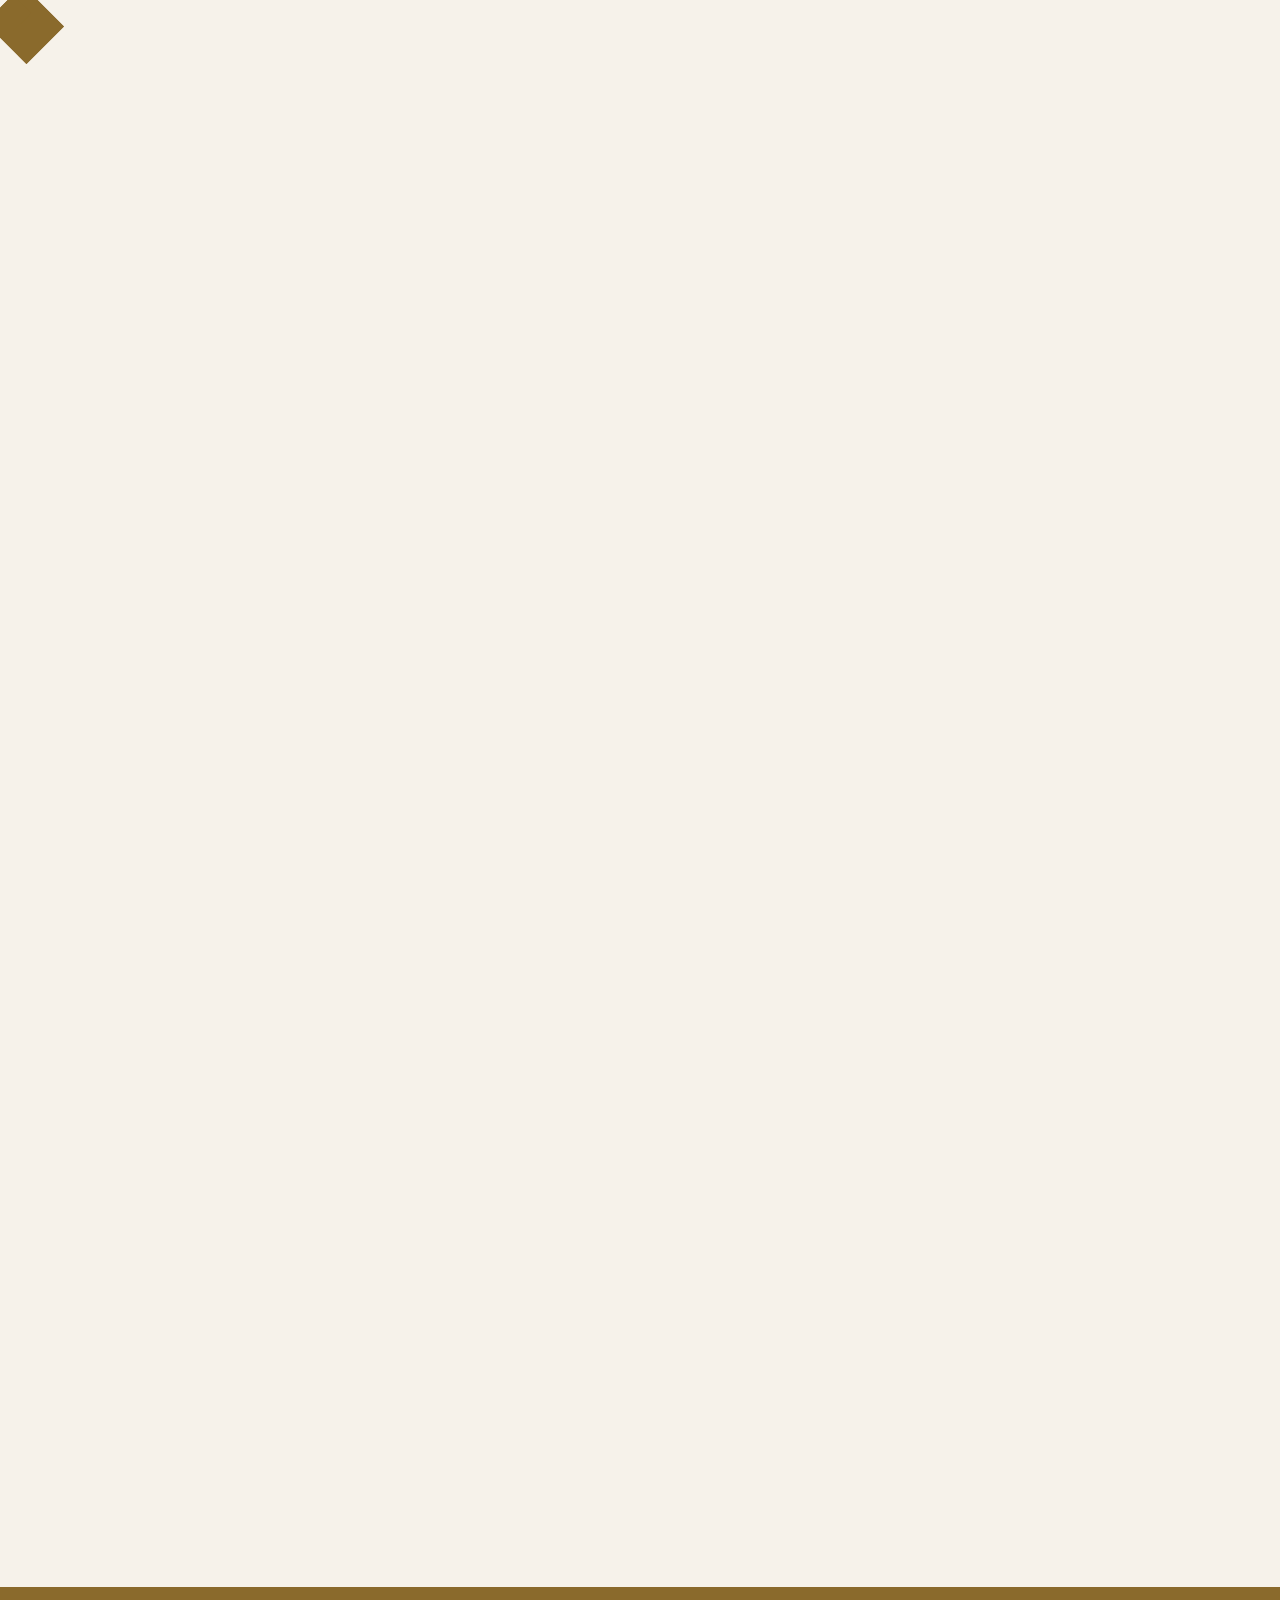
<file: banner/source/banner.html>
<!DOCTYPE html>
<html lang="en-GB"><head><meta charset="utf-8">
<title>Kirkcaldy Dental – Banner 180x60cm</title>
<style>
@font-face{font-family:"InterS";font-weight:700;src:url(inter-700.woff2) format("woff2");}
@font-face{font-family:"InterS";font-weight:800;src:url(inter-800.woff2) format("woff2");}
@font-face{font-family:"InterS";font-weight:900;src:url(inter-900.woff2) format("woff2");}
@font-face{font-family:"Playfair";font-weight:800;src:url(playfair-800.woff2) format("woff2");}
@font-face{font-family:"Playfair";font-weight:900;src:url(playfair-900.woff2) format("woff2");}
@font-face{font-family:"PlayfairI";font-weight:800;font-style:italic;src:url(playfair-display-latin-800-italic.woff2) format("woff2");}
</style>
<style>
  /* B = bleed (mm), set by the render script via ?bleed= */
  :root { --b: 10mm; --cream:#F6F2EA; --gold:#8A6A2C; --ink:#262B30; --panel:#30363B; }
  @page { margin: 0; }
  html,body { margin:0; padding:0; }
  body { width: calc(1800mm + 2*var(--b)); height: calc(600mm + 2*var(--b)); position: relative;
         background: var(--cream); font-family: "InterS", sans-serif; overflow: hidden; }
  /* everything below is positioned in FINISHED-size mm, offset by the bleed */
  .abs { position:absolute; }
  .left  { left:0; top:0; width: calc(1300mm + var(--b)); height:100%; background: var(--cream); }
  .right { left: calc(1300mm + var(--b)); top:0; right:0; height:100%; background: var(--panel); }
  .logo { left: calc(var(--b) + 650mm - 325mm); top: calc(var(--b) + 44mm); width:650mm; }
  .head { left: calc(var(--b) + 50mm); width:1200mm; top: calc(var(--b) + 192mm); text-align:center;
          color: var(--ink); font-family:'Playfair',serif; font-weight:800; text-transform:uppercase; letter-spacing:0.02em; }
  .head div { white-space:nowrap; line-height:1.0; }
  .head .l2 { color: var(--gold); margin-top: 0mm; font-family:'PlayfairI',serif; font-style:italic; text-transform:none; letter-spacing:0; }
  .strip { left:0; width: calc(1300mm + var(--b)); top: calc(var(--b) + 410mm); bottom:0; background: var(--gold); }
  .striptext { left: calc(var(--b) + 50mm); width:1200mm; top: calc(var(--b) + 410mm); height:190mm;
               display:flex; flex-direction:column; align-items:center; justify-content:flex-start; padding-top:6mm; box-sizing:border-box; color:#fff; font-family:'Playfair',serif; font-weight:900;
               text-transform:uppercase; white-space:nowrap; line-height:1; }
  .striptext #st1 { letter-spacing:0.03em; }
  .striptext #st2 { font-family:'InterS',sans-serif; font-weight:700; letter-spacing:0.16em; color:#FBF3E2; margin-top:12mm; }
  .scan { left: calc(1300mm + var(--b)); width:500mm; top: calc(var(--b) + 64mm); text-align:center;
          color:#fff; font-family:"Playfair",serif; font-weight:800; text-transform:uppercase; line-height:1.05; font-size:40mm; letter-spacing:0.02em; }
  .scan span { color:#D9BD82; }
  .tile { left: calc(1300mm + var(--b) + 90mm); top: calc(var(--b) + 135mm); width:320mm; height:320mm;
          background:#fff; border-radius:12mm; }
  .qr { left: calc(1300mm + var(--b) + 100mm); top: calc(var(--b) + 145mm); width:300mm; height:300mm; }
  .url { left: calc(1300mm + var(--b)); width:500mm; top: calc(var(--b) + 465mm); text-align:center;
         color:#fff; font-weight:700; font-size:21mm; white-space:nowrap; line-height:1; }
  .addr { left: calc(1300mm + var(--b)); width:500mm; top: calc(var(--b) + 501mm); text-align:center; color:#D9BD82; font-weight:700; white-space:nowrap; line-height:1; }
  .phone { left: calc(1300mm + var(--b)); width:500mm; top: calc(var(--b) + 484mm); text-align:center; color:#fff; font-weight:700; white-space:nowrap; line-height:1; display:none; }
  .phone b { color:#D9BD82; }
  .mixed { left: calc(1300mm + var(--b)); width:500mm; top: calc(var(--b) + 521mm); text-align:center; color:#fff; font-weight:700; font-size:16mm; letter-spacing:0.08em; text-transform:uppercase; white-space:nowrap; line-height:1; }
  .divider { left: calc(1300mm + var(--b) - 4mm); top:0; width:8mm; height:100%; background:#B8964F; }
  .flour { height:3.6mm; top:0; }
  .flour.l { background: linear-gradient(90deg, rgba(138,106,44,0), var(--gold)); }
  .flour.r { background: linear-gradient(270deg, rgba(138,106,44,0), var(--gold)); }
  .dia { width:14mm; height:14mm; background: var(--gold); transform: rotate(45deg); }
  .dia.o { width:7mm; height:7mm; }
  .sline { left:0; width: calc(1300mm + var(--b)); height:1.6mm; background: rgba(246,242,234,.55); }
  .pframe { left: calc(1300mm + var(--b) + 45mm); top: calc(var(--b) + 45mm); width:410mm; height:510mm;
            border:2mm solid #B8964F; border-radius:6mm; box-sizing:border-box; }
</style></head>
<body>
  <div class="abs left"></div>
  <div class="abs right"></div>
  <div class="abs divider"></div>
  <img class="abs logo" src="logo-horizontal.svg" alt="Kirkcaldy Dental &amp; Implant Clinic">
  <div class="abs head" id="head"><div class="l1">New NHS Dental Practice</div><div class="l2"><span id="os">Opening Soon!</span></div></div>
  <div class="abs strip"></div>
  <div class="abs pframe"></div>
  <div class="abs flour l" id="fl"></div><div class="abs flour r" id="fr"></div>
  <div class="abs dia" id="dl"></div><div class="abs dia" id="dr"></div><div class="abs dia o" id="dl2"></div><div class="abs dia o" id="dr2"></div>
  <div class="abs striptext" id="strip"><span id="st1">Register your interest</span><span id="st2">Join our waiting list</span></div>
  <div class="abs scan" id="scan"><div id="sc1">Scan to join</div><div id="sc2"><span>our waiting list</span></div></div>
  <div class="abs tile"></div>
  <img class="abs qr" src="qr.svg" alt="QR code to the waiting-list page">
  <div class="abs url" id="url">kirkcaldydental.co.uk/register</div>
  <div class="abs addr" id="addr">23–25 Tolbooth Street, Kirkcaldy KY1 1RW</div>
  <div class="abs phone" id="phone">or call <b id="phoneno"></b></div>
  <div class="abs mixed" id="mixed">NHS &amp; private dental care</div>
<script>
  const p=new URLSearchParams(location.search); document.documentElement.style.setProperty('--b',(p.get('bleed')||'10')+'mm');
  // fit a single-line element to a target width (mm) by scaling font-size
  const MM=96/25.4;
  function fit(el, targetMm, maxMm){ el.style.fontSize=maxMm+'mm';
    const rg=document.createRange(); rg.selectNodeContents(el); const w=rg.getBoundingClientRect().width/MM; if(w>targetMm) el.style.fontSize=(maxMm*targetMm/w)+'mm'; }
  window.layout=async()=>{ await document.fonts.ready;
    fit(document.querySelector('.head .l1'),1200,150);
    document.querySelector('.head .l2').style.fontSize=(parseFloat(document.querySelector('.head .l1').style.fontSize)*1.3)+'mm';
    const s=document.getElementById('st1'), s2=document.getElementById('st2');
    s.style.fontSize='84mm'; let w=s.getBoundingClientRect().width/MM; if(w>1150) s.style.fontSize=(84*1150/w)+'mm';
    s2.style.fontSize='44mm'; w=s2.getBoundingClientRect().width/MM; if(w>1000) s2.style.fontSize=(44*1000/w)+'mm';
    // phone number (render.js "01592 …"): smaller QR so the number fits in the panel
    const PHONE=p.get('phone')||'';
    if(PHONE){ document.getElementById('phoneno').textContent=PHONE; const ph=document.getElementById('phone'); ph.style.display='block';
      const set=(sel,prop,v)=>document.querySelector(sel).style[prop]=v;
      set('.tile','left','calc(1300mm + var(--b) + 110mm)'); set('.tile','top','calc(var(--b) + 130mm)'); set('.tile','width','280mm'); set('.tile','height','280mm');
      set('.qr','left','calc(1300mm + var(--b) + 120mm)'); set('.qr','top','calc(var(--b) + 140mm)'); set('.qr','width','260mm'); set('.qr','height','260mm');
      set('.url','top','calc(var(--b) + 425mm)'); set('.addr','top','calc(var(--b) + 459mm)');
      fit(ph,360,24); }
    fit(document.getElementById('mixed'),340,16); fit(document.getElementById('url'),360,24); fit(document.getElementById('addr'),360,15.5); fit(document.getElementById('sc2'),350,26.5); document.getElementById('sc1').style.fontSize=document.getElementById('sc2').style.fontSize; document.getElementById('sc1').style.whiteSpace='nowrap'; document.getElementById('sc2').style.whiteSpace='nowrap';
    // flourishes either side of "Opening Soon!"
    { const r=document.getElementById('os').getBoundingClientRect(), b=parseFloat(getComputedStyle(document.documentElement).getPropertyValue('--b'));
      const L=r.left/MM, R=r.right/MM, cy=(r.top+r.height*0.56)/MM, x0=b+70, x1=b+1230, g=26, d=14, d2=7;
      const put=(id,l,t,w)=>{const e=document.getElementById(id); e.style.left=l+'mm'; e.style.top=t+'mm'; if(w!==undefined) e.style.width=w+'mm';};
      put("fl",x0,cy-1.8,(L-g-d-14)-x0); put("fr",R+g+d+14,cy-1.8,x1-(R+g+d+14));
      put('dl',L-g-d,cy-d/2); put('dr',R+g,cy-d/2);
      put("dl2",L-g-d-15,cy-d2/2); put("dr2",R+g+d+8,cy-d2/2); }
    return {head:document.querySelector('.head .l1').style.fontSize, strip:s.style.fontSize+' / '+s2.style.fontSize,
            headBottom:(document.getElementById('head').getBoundingClientRect().bottom/MM).toFixed(1)}; };
</script>
</body></html>
</file>
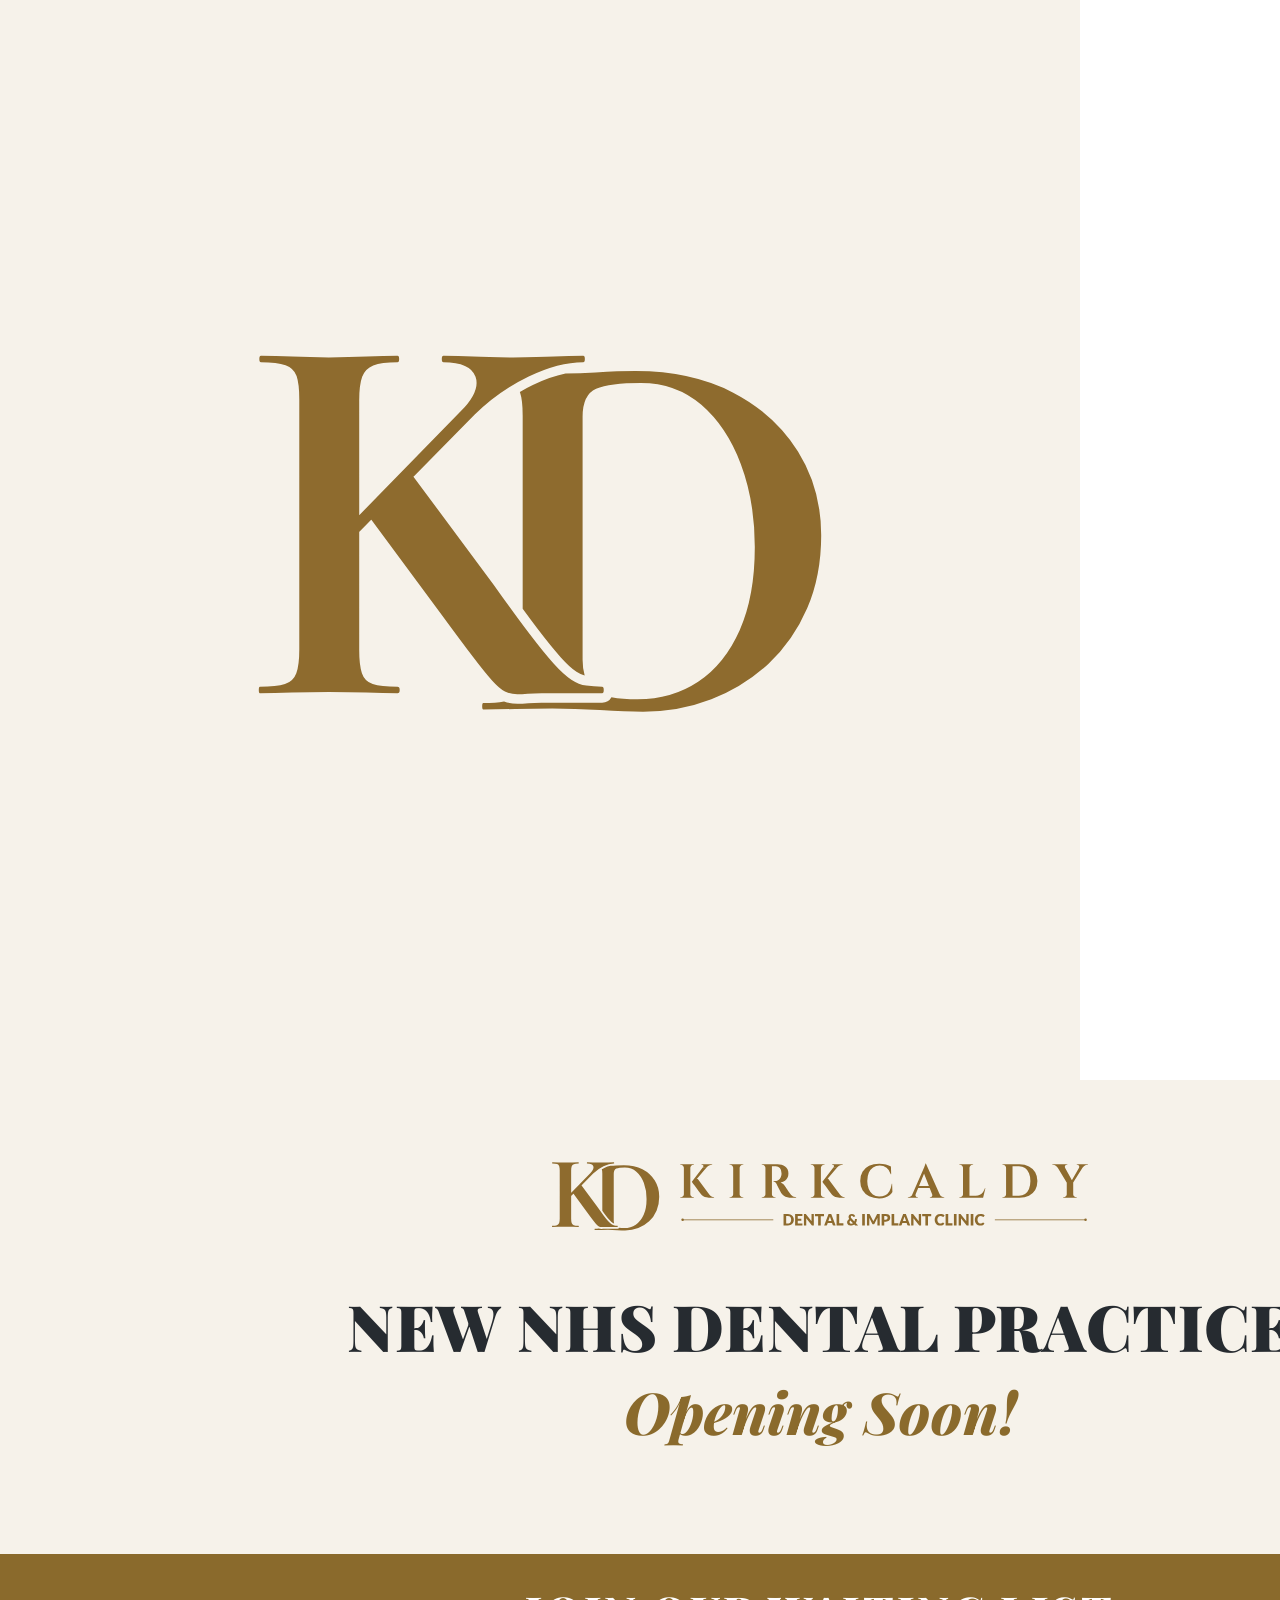
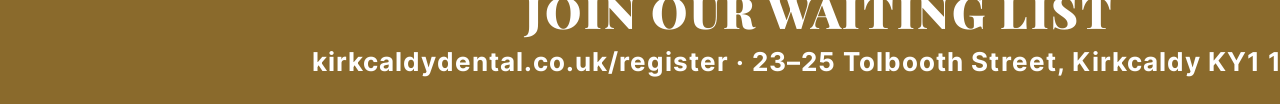
<file: brand/social/social.html>
<!doctype html><html><head><meta charset="utf-8"><style>
@font-face{font-family:"Inter";font-weight:700;src:url(../../leaflet/source/inter-700.woff2);}
@font-face{font-family:"Playfair";font-weight:900;src:url(../../leaflet/source/playfair-900.woff2);}
@font-face{font-family:"PlayfairI";font-weight:800;font-style:italic;src:url(../../leaflet/source/playfair-display-latin-800-italic.woff2);}
html,body{margin:0}
#p{width:1080px;height:1080px;background:#F6F2EA;display:flex;align-items:center;justify-content:center}
#p img{width:640px}
#c{width:1640px;height:624px;background:#F6F2EA;position:relative;overflow:hidden;font-family:Inter}
#c .band{position:absolute;left:0;right:0;bottom:0;height:150px;background:#8A6A2C}
#c .mid{position:absolute;left:220px;width:1200px;top:0;height:624px;text-align:center}
#c img{width:560px;margin-top:70px}
#c h1{font-family:Playfair;font-weight:900;font-size:64px;color:#262B30;margin:34px 0 0;letter-spacing:.01em;text-transform:uppercase}
#c h2{font-family:PlayfairI;font-style:italic;font-weight:800;font-size:58px;color:#8A6A2C;margin:4px 0 0}
#c .t{position:absolute;left:0;right:0;bottom:0;height:150px;display:flex;flex-direction:column;align-items:center;justify-content:center;color:#fff}
#c .t b{font-family:Playfair;font-weight:900;font-size:44px;letter-spacing:.06em;text-transform:uppercase}
#c .t span{font-size:26px;margin-top:6px;letter-spacing:.04em}
</style></head><body>
<div id="p"><img src="../logo/logo-icon-deepgold.svg" style="width:760px"></div>
<div id="c"><div class="band"></div><div class="mid"><img src="../logo/logo-horizontal-deepgold.svg"><h1>New NHS dental practice</h1><h2>Opening Soon!</h2></div>
<div class="t"><b>Join our waiting list</b><span>kirkcaldydental.co.uk/register · 23–25 Tolbooth Street, Kirkcaldy KY1 1RW</span></div></div>
</body></html>
</file>
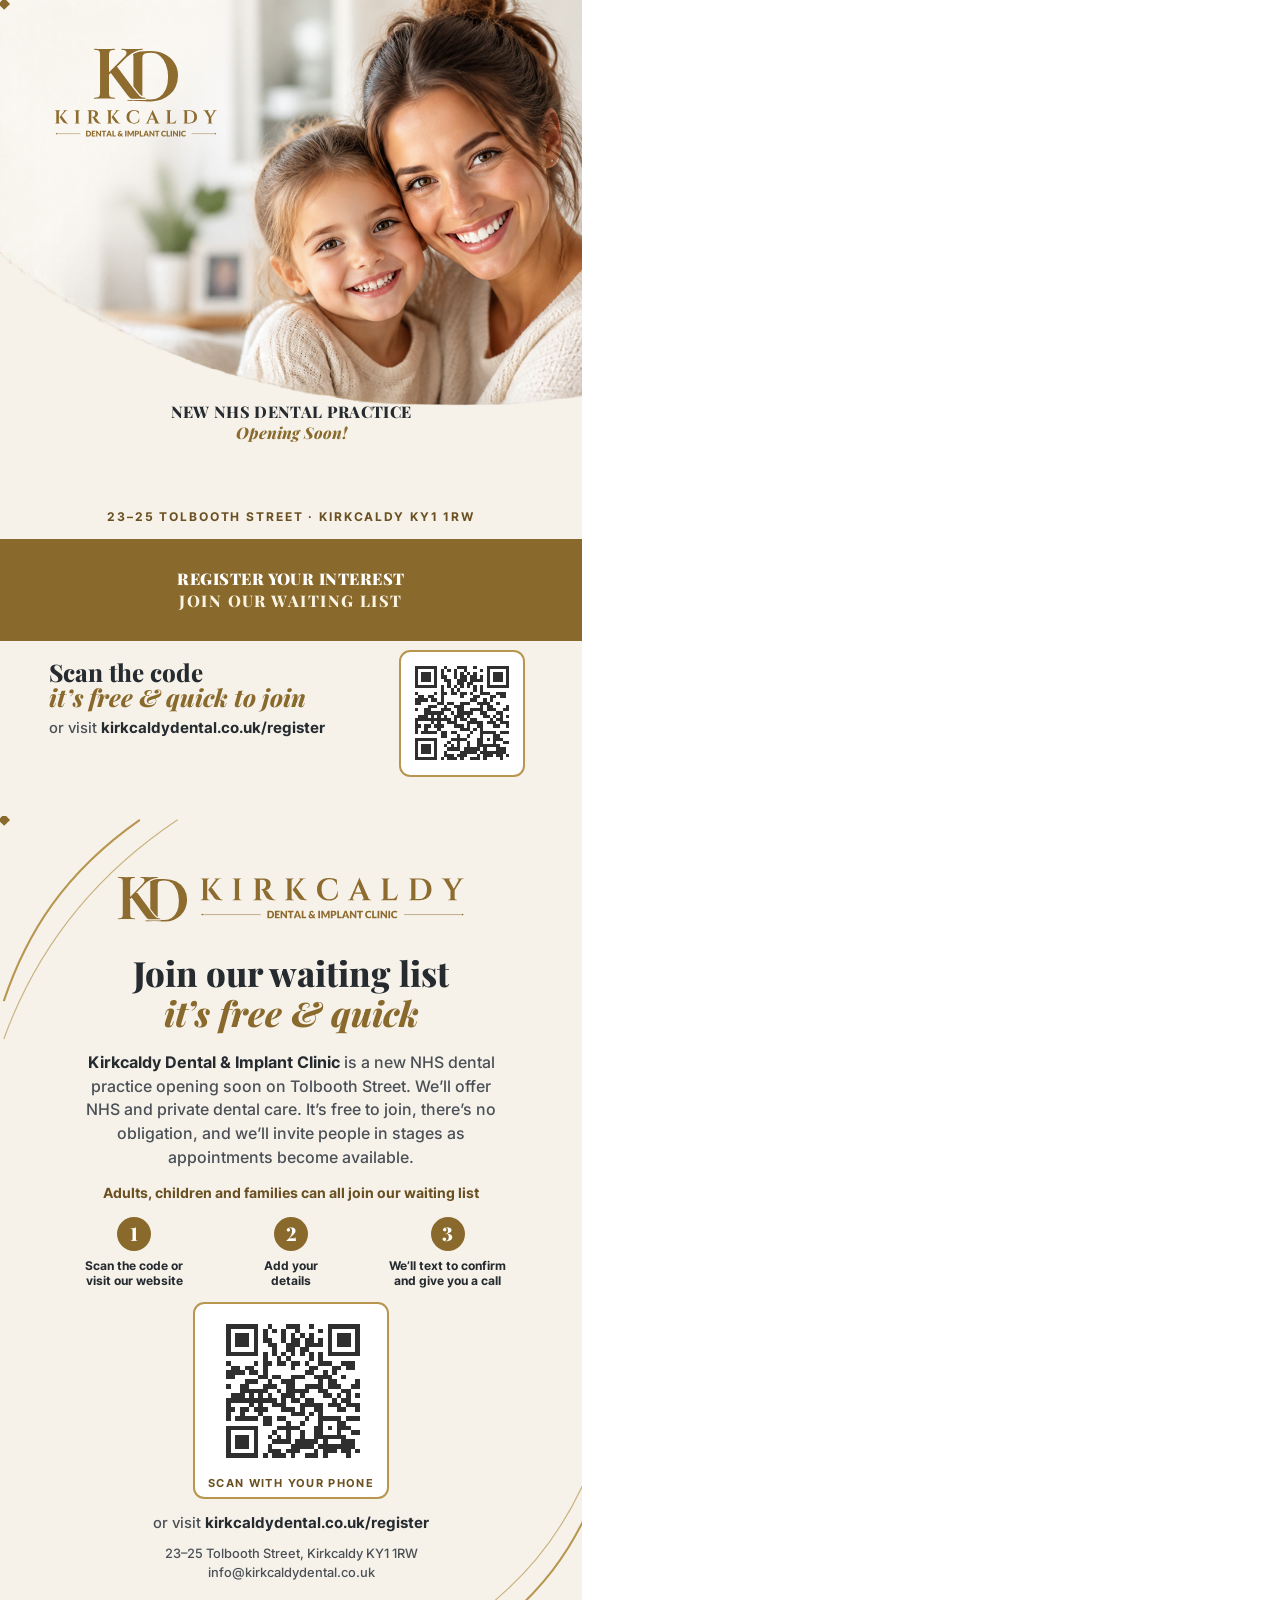
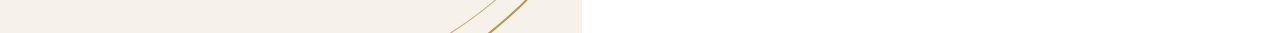
<file: leaflet/source/leaflet.html>
<!DOCTYPE html>
<html lang="en-GB"><head><meta charset="utf-8">
<title>Kirkcaldy Dental – A5 leaflet</title>
<style>
@font-face{font-family:"Inter";font-weight:500;src:url(inter-500.woff2) format("woff2");}
@font-face{font-family:"Inter";font-weight:700;src:url(inter-700.woff2) format("woff2");}
@font-face{font-family:"Playfair";font-weight:800;src:url(playfair-800.woff2) format("woff2");}
@font-face{font-family:"Playfair";font-weight:900;src:url(playfair-900.woff2) format("woff2");}
@font-face{font-family:"PlayfairI";font-weight:800;font-style:italic;src:url(playfair-display-latin-800-italic.woff2) format("woff2");}
</style>
<style>
  /* --b = bleed in mm, set by the render script (?bleed=3). All positions are in finished-size mm, offset by the bleed. */
  :root { --b:3mm; --cream:#F6F2EA; --gold:#8A6A2C; --gold2:#B8964F; --ink:#262B30; --muted:#4A5056; }
  @page { margin:0; }
  html,body { margin:0; padding:0; }
  .page { width:calc(148mm + 2*var(--b)); height:calc(210mm + 2*var(--b)); position:relative; overflow:hidden;
          background:var(--cream); font-family:"Inter",sans-serif; color:var(--ink); page-break-after:always; break-after:page; }
  .page:last-child { page-break-after:auto; break-after:auto; }
  .a { position:absolute; }
  .x { left:var(--b); width:148mm; text-align:center; }           /* full-width centred block */
  .serif { font-family:"Playfair",serif; font-weight:800; text-transform:uppercase; letter-spacing:.02em; white-space:nowrap; line-height:1; }
  .ital { font-family:"PlayfairI",serif; font-style:italic; font-weight:800; color:var(--gold); white-space:nowrap; line-height:1; }
  .flour { height:.55mm; }
  .flour.l { background:linear-gradient(90deg,rgba(138,106,44,0),var(--gold)); }
  .flour.r { background:linear-gradient(270deg,rgba(138,106,44,0),var(--gold)); }
  .dia { width:2.2mm; height:2.2mm; background:var(--gold); transform:rotate(45deg); }
  .tile { background:#fff; border:.6mm solid var(--gold2); border-radius:3mm; box-sizing:border-box; }
  .hide { display:none !important; }

  /* FRONT */
  .photo { left:0; top:0; width:calc(148mm + 2*var(--b)); }
  .flogo { left:calc(var(--b) + 9mm); top:calc(var(--b) + 8mm); width:48mm; }
  .fhead { top:calc(var(--b) + 104mm); }
  .fhead .l1 { color:var(--ink); }
  .fhead .l2 { margin-top:1.2mm; }
  .fwhere { top:calc(var(--b) + 132mm); font-weight:700; font-size:3.1mm; letter-spacing:.16em; text-transform:uppercase; color:#6B5122; white-space:nowrap; }
  .fstrip { left:0; width:calc(148mm + 2*var(--b)); top:calc(var(--b) + 139.5mm); height:27mm; background:var(--gold); }
  .fstriptext { top:calc(var(--b) + 139.5mm); height:27mm; display:flex; flex-direction:column; align-items:center; justify-content:center; color:#fff; }
  .fstriptext .s1 { font-family:"Playfair",serif; font-weight:900; text-transform:uppercase; letter-spacing:.03em; white-space:nowrap; line-height:1; }
  .fstriptext .s2 { font-family:"Playfair",serif; font-weight:800; text-transform:uppercase; letter-spacing:.09em; white-space:nowrap; line-height:1; color:#FBF3E2; margin-top:1.6mm; }
  .fcta { left:calc(var(--b) + 10mm); width:88mm; top:calc(var(--b) + 171.5mm); }
  .fcta .t { font-family:"Playfair",serif; font-weight:800; font-size:6.4mm; line-height:1.05; color:var(--ink); }
  .fcta .t i { font-family:"PlayfairI",serif; color:var(--gold); }
  .fcta .u { font-size:3.9mm; margin-top:2.4mm; color:var(--muted); }
  .fcta .u b, .bcontact b { color:var(--ink); font-weight:700; }
  .fcta .p { font-size:3.9mm; margin-top:1.2mm; color:var(--muted); }
  .fqr { left:calc(var(--b) + 102.5mm); top:calc(var(--b) + 169mm); width:33.5mm; height:33.5mm; }
  .fqr img { position:absolute; left:1.85mm; top:1.85mm; width:28.6mm; height:28.6mm; }

  /* BACK */
  .curve { left:calc(var(--b) - 3mm); top:calc(var(--b) - 3mm); width:154mm; height:216mm; }
  .blogo { left:calc(var(--b) + 26mm); top:calc(var(--b) + 11mm); width:96mm; }
  .bhead { top:calc(var(--b) + 34mm); }
  .bhead .l1 { font-family:"Playfair",serif; font-weight:800; font-size:9.2mm; line-height:1; color:var(--ink); white-space:nowrap; }
  .bhead .l2 { margin-top:1.4mm; font-size:9.2mm; }
  .bintro { left:calc(var(--b) + 17mm); width:114mm; top:calc(var(--b) + 59mm); text-align:center; font-weight:500; font-size:4.2mm; line-height:1.5; color:var(--muted); }
  .bintro b { color:var(--ink); font-weight:700; }
  .bfam { top:calc(var(--b) + 94.5mm); font-weight:700; font-size:3.6mm; color:#6B5122; }
  .steps { left:calc(var(--b) + 12mm); width:124mm; top:calc(var(--b) + 103mm); display:flex; justify-content:space-between; }
  .step { width:41mm; text-align:center; }
  .step .n { font-variant-numeric:lining-nums; width:9mm; height:9mm; border-radius:50%; background:var(--gold); color:#fff; margin:0 auto 1.8mm; display:flex; align-items:center; justify-content:center;
             font-family:"Playfair",serif; font-weight:900; font-size:5mm; line-height:1; }
  .step .s { font-weight:700; font-size:3.3mm; color:var(--ink); line-height:1.25; }
  .bqr { left:calc(var(--b) + 48mm); top:calc(var(--b) + 125.5mm); width:52mm; height:52mm; }
  .bqr img { position:absolute; left:6mm; top:3mm; width:40mm; height:40mm; }
  .bqr .lab { position:absolute; left:0; width:100%; top:45.5mm; text-align:center; font-weight:700; font-size:3mm; letter-spacing:.12em; text-transform:uppercase; color:#6B5122; }
  .bcontact { top:calc(var(--b) + 181mm); font-size:3.9mm; line-height:1.6; color:var(--muted); }
  .bfoot { top:calc(var(--b) + 189.5mm); font-size:3.4mm; line-height:1.5; color:var(--muted); }
  .bfoot b { color:var(--gold); font-weight:700; }
</style></head>
<body>

<!-- ============ FRONT ============ -->
<div class="page" id="front">
  <img class="a photo" src="photo.jpg" alt="">
  <img class="a flogo" src="logo-stacked.svg" alt="Kirkcaldy Dental &amp; Implant Clinic">
  <div class="a x fhead">
    <div class="serif l1" id="fl1">New NHS Dental Practice</div>
    <div class="ital l2"><span id="fos">Opening Soon!</span></div>
  </div>
  <div class="a flour l" id="ffl"></div><div class="a flour r" id="ffr"></div>
  <div class="a dia" id="fdl"></div><div class="a dia" id="fdr"></div>
  <div class="a x fwhere" id="fwhere">23–25 Tolbooth Street · Kirkcaldy KY1 1RW</div>
  <div class="a fstrip"></div>
  <div class="a x fstriptext"><div class="s1" id="fs1">Register your interest</div><div class="s2" id="fs2">Join our waiting list</div></div>
  <div class="a fcta">
    <div class="t">Scan the code<br><i>it’s free &amp; quick to join</i></div>
    <div class="u">or visit <b>kirkcaldydental.co.uk/register</b></div>
    <div class="p phone">or call <b class="phoneno"></b></div>
  </div>
  <div class="a tile fqr"><img src="qr.svg" alt="QR code to the waiting-list page"></div>
</div>

<!-- ============ BACK ============ -->
<div class="page" id="back">
  <svg class="a curve" viewBox="-3 -3 154 216" preserveAspectRatio="none">
    <path d="M-2 46 C 4 28, 14 12, 34 -2" fill="none" stroke="#B8964F" stroke-width=".55"/>
    <path d="M-2 56 C 6 34, 20 14, 44 -2" fill="none" stroke="#B8964F" stroke-width=".3" opacity=".7"/>
    <path d="M156 172 C 150 190, 140 204, 120 218" fill="none" stroke="#B8964F" stroke-width=".55"/>
    <path d="M156 162 C 148 186, 134 204, 108 218" fill="none" stroke="#B8964F" stroke-width=".3" opacity=".7"/>
  </svg>
  <img class="a blogo" src="logo-horizontal.svg" alt="Kirkcaldy Dental &amp; Implant Clinic">
  <div class="a x bhead">
    <div class="l1">Join our waiting list</div>
    <div class="ital l2"><span id="b30">it’s free &amp; quick</span></div>
  </div>
  <div class="a flour l" id="bfl"></div><div class="a flour r" id="bfr"></div>
  <div class="a dia" id="bdl"></div><div class="a dia" id="bdr"></div>
  <div class="a bintro"><b>Kirkcaldy Dental &amp; Implant Clinic</b> is a new NHS dental practice opening soon on Tolbooth Street. We’ll offer NHS and private dental care. It’s free to join, there’s no obligation, and we’ll invite people in stages as appointments become available.</div>
  <div class="a x bfam">Adults, children and families can all join our waiting list</div>
  <div class="a steps">
    <div class="step"><div class="n">1</div><div class="s">Scan the code or<br>visit our website</div></div>
    <div class="step"><div class="n">2</div><div class="s">Add your<br>details</div></div>
    <div class="step"><div class="n">3</div><div class="s">We’ll text to confirm<br>and give you a call</div></div>
  </div>
  <div class="a tile bqr"><img src="qr.svg" alt="QR code to the waiting-list page"><div class="lab">Scan with your phone</div></div>
  <div class="a x bcontact">or visit <b>kirkcaldydental.co.uk/register</b><span class="phone"> · or call <b class="phoneno"></b></span></div>
  <div class="a x bfoot">23–25 Tolbooth Street, Kirkcaldy KY1 1RW<br>info@kirkcaldydental.co.uk</div>
</div>

<script>
  const P=new URLSearchParams(location.search);
  document.documentElement.style.setProperty('--b',(P.get('bleed')??'3')+'mm');
  const PHONE=P.get('phone')||'';
  document.querySelectorAll('.phoneno').forEach(e=>e.textContent=PHONE);
  if(!PHONE) document.querySelectorAll('.phone').forEach(e=>e.classList.add('hide'));
  const MM=96/25.4, B=()=>parseFloat(getComputedStyle(document.documentElement).getPropertyValue('--b'));
  function fit(el,maxMm,startMm){ el.style.fontSize=startMm+'mm'; const w=el.getBoundingClientRect().width/MM; if(w>maxMm) el.style.fontSize=(startMm*maxMm/w)+'mm'; return parseFloat(el.style.fontSize); }
  function wrapFit(el,maxMm,startMm){ const s=document.createElement('span'); s.innerHTML=el.innerHTML; el.innerHTML=''; el.appendChild(s); el.style.fontSize=startMm+'mm';
    const w=s.getBoundingClientRect().width/MM; if(w>maxMm) el.style.fontSize=(startMm*maxMm/w)+'mm'; return parseFloat(el.style.fontSize); }
  function flourish(spanId,ids,x0,x1,g,d,d2,yFrac){
    const page=document.getElementById(spanId).closest('.page').getBoundingClientRect();
    const r=document.getElementById(spanId).getBoundingClientRect(), b=B();
    const L=(r.left-page.left)/MM, R=(r.right-page.left)/MM, cy=(r.top-page.top+r.height*yFrac)/MM;
    const put=(id,l,t,w)=>{const e=document.getElementById(id); e.style.left=l+'mm'; e.style.top=t+'mm'; if(w!==undefined) e.style.width=Math.max(0,w)+'mm'; e.style.width=e.style.width||''; };
    put(ids[0],b+x0,cy-.275,(L-g-d-2)-(b+x0)); put(ids[1],R+g+d+2,cy-.275,(b+x1)-(R+g+d+2));
    put(ids[2],L-g-d,cy-d/2); put(ids[3],R+g,cy-d/2);
  }
  window.layout=async()=>{ await document.fonts.ready;
    const h=wrapFit(document.getElementById('fl1'),130,11);
    document.getElementById('fos').parentElement.style.fontSize=(h*1.42)+'mm';
    wrapFit(document.getElementById('fs1'),118,12.5); wrapFit(document.getElementById('fwhere'),128,3.3); wrapFit(document.getElementById('fs2'),100,5.6);
    flourish('fos',['ffl','ffr','fdl','fdr'],8,140,4,2.2,0,.58);
    flourish('b30',['bfl','bfr','bdl','bdr'],18,130,4,2.2,0,.58);
    const os=document.getElementById('fos').getBoundingClientRect(), pg=document.getElementById('front').getBoundingClientRect();
    return {head:h.toFixed(2), opensoonBottom:((os.bottom-pg.top)/MM - B()).toFixed(1), phone:PHONE||'(none)'}; };
</script>
</body></html>
</file>
